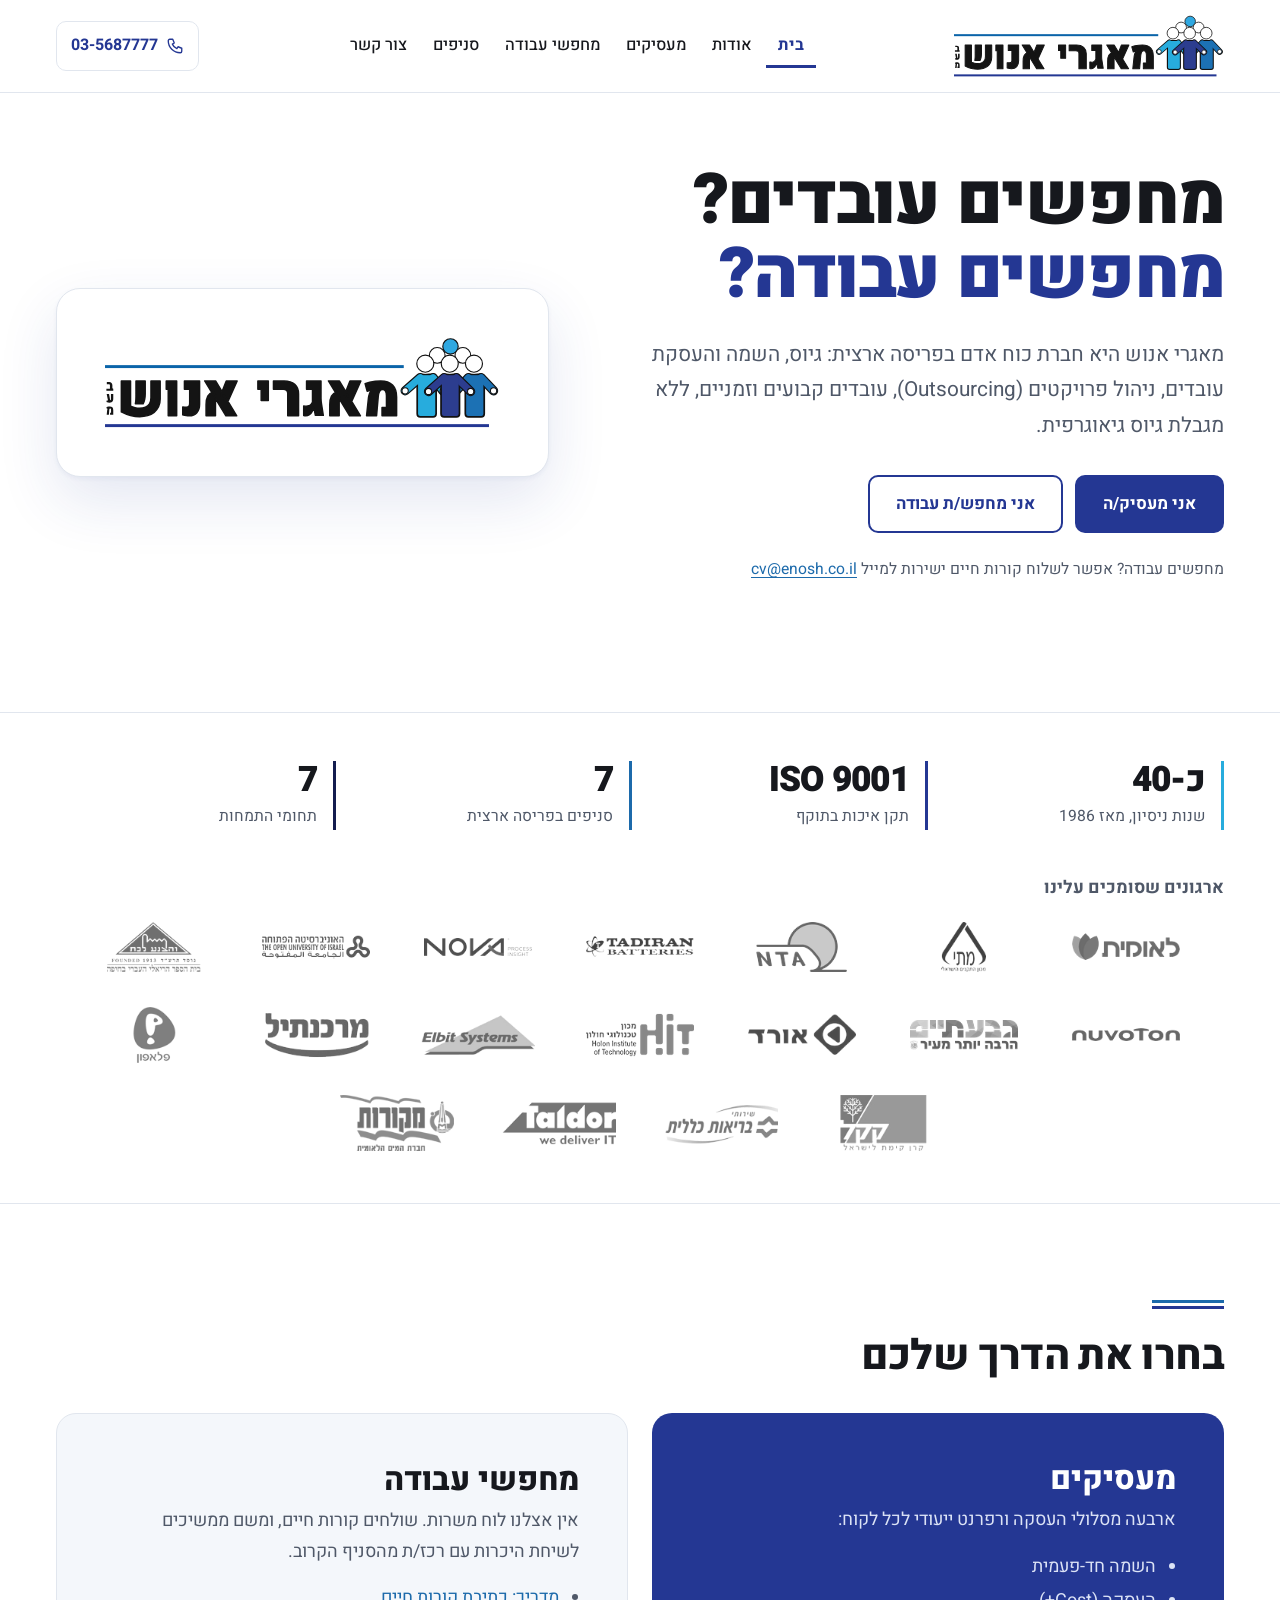
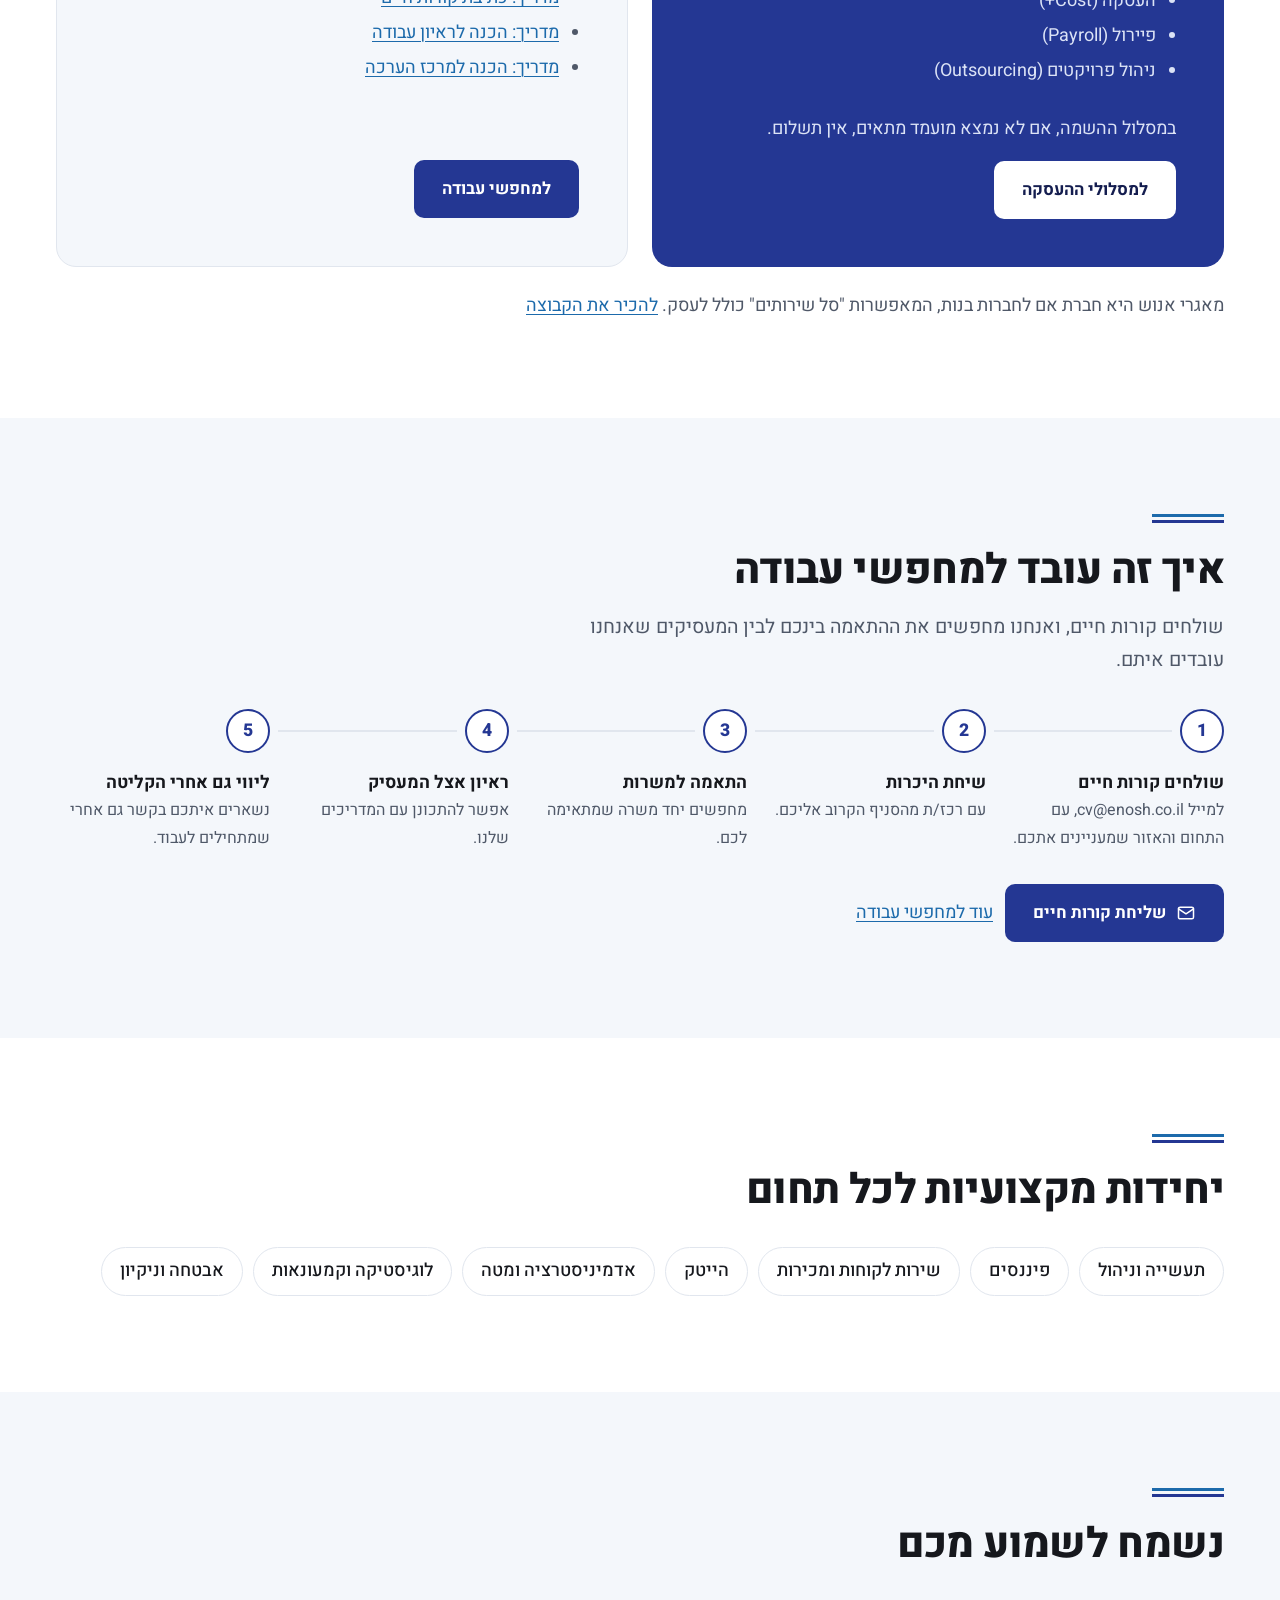
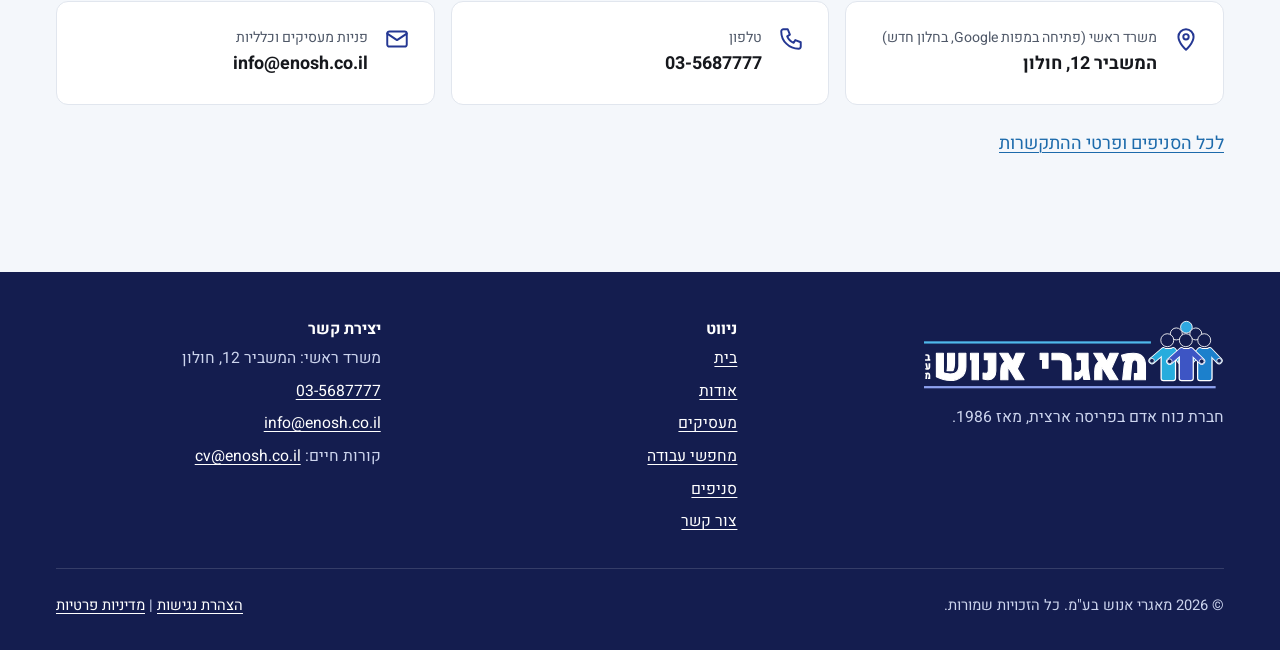
<file: index.html>
<!doctype html>
<html lang="he" dir="rtl">
<head>
<meta charset="utf-8">
<meta name="viewport" content="width=device-width,initial-scale=1">
<title>מאגרי אנוש | חברת כוח אדם, השמה והעסקת עובדים בפריסה ארצית</title>
<meta name="description" content="מאגרי אנוש - חברת כוח אדם מאז 1986, תקן ISO 9001 בתוקף. גיוס, השמה והעסקת עובדים, Outsourcing, עובדים קבועים וזמניים בפריסה ארצית.">
<link rel="canonical" href="https://enosh.co.il/">
<link rel="icon" href="favicon.svg" type="image/svg+xml">
<meta name="theme-color" content="#243793">
<meta property="og:type" content="website">
<meta property="og:locale" content="he_IL">
<meta property="og:site_name" content="מאגרי אנוש">
<meta property="og:title" content="מאגרי אנוש | חברת כוח אדם, השמה והעסקת עובדים בפריסה ארצית">
<meta property="og:description" content="מאגרי אנוש - חברת כוח אדם מאז 1986, תקן ISO 9001 בתוקף. גיוס, השמה והעסקת עובדים, Outsourcing, עובדים קבועים וזמניים בפריסה ארצית.">
<meta property="og:url" content="https://enosh.co.il/">
<meta property="og:image" content="https://enosh.co.il/assets/og-image.png">
<meta name="twitter:card" content="summary_large_image">
<link rel="preconnect" href="https://fonts.googleapis.com"><link rel="preconnect" href="https://fonts.gstatic.com" crossorigin><link rel="stylesheet" href="https://fonts.googleapis.com/css2?family=Heebo:wght@400;500;600;700;800;900&display=swap">
<link rel="stylesheet" href="styles.css">
<noscript><style>.nav{display:flex!important;position:static;flex-wrap:wrap;flex-direction:row;box-shadow:none}.menu-btn,.mo-btn,.chat-ctl .pause-btn,.mq-pause{display:none}.mtrack{animation:none!important;width:auto}.logos[aria-hidden]{display:none}.logos{flex-wrap:wrap;justify-content:center}</style></noscript>
<script type="application/ld+json">{"@context":"https://schema.org","@type":"EmploymentAgency","name":"מאגרי אנוש בע\"מ","alternateName":"Ma'agarei Enosh Ltd.","url":"https://enosh.co.il/","logo":"https://enosh.co.il/assets/logo.png","foundingDate":"1986","telephone":"+972-3-5687777","email":"info@enosh.co.il","address":{"@type":"PostalAddress","streetAddress":"המשביר 12","addressLocality":"חולון","addressCountry":"IL"}}</script>
</head>
<body>
<a class="skip" href="#main">דלגו לתוכן הראשי</a>
<header class="site-header"><div class="wrap bar">
<a class="logo" href="./" aria-label="מאגרי אנוש - דף הבית"><img src="assets/logo.svg" alt="מאגרי אנוש" width="431" height="99"></a>
<nav class="nav" id="site-nav" aria-label="ניווט ראשי"><a href="./" aria-current="page">בית</a><a href="about.html">אודות</a><a href="employers.html">מעסיקים</a><a href="candidates.html">מחפשי עבודה</a><a href="branches.html">סניפים</a><a href="contact.html">צור קשר</a></nav>
<div class="hdr-end"><a class="hdr-cta" href="tel:+97235687777" aria-label="התקשרו אלינו: 03-5687777"><svg viewBox="0 0 24 24" fill="none" stroke="currentColor" stroke-width="1.8" stroke-linecap="round" stroke-linejoin="round" aria-hidden="true" focusable="false"><path d="M5 3h4l2 5-2.5 1.5a11 11 0 006 6L16 13l5 2v4a2 2 0 01-2 2A16 16 0 013 5a2 2 0 012-2z"/></svg><span class="num"><bdi>03-5687777</bdi></span></a>

<button class="menu-btn" id="menu-btn" type="button" aria-expanded="false" aria-controls="site-nav" aria-label="פתיחת תפריט"><svg viewBox="0 0 24 24" fill="none" stroke="currentColor" stroke-width="1.8" stroke-linecap="round" stroke-linejoin="round" aria-hidden="true" focusable="false"><path d="M4 7h16M4 12h16M4 17h16"/></svg></button></div>
</div></header>
<main id="main" tabindex="-1">
<section class="hero" aria-labelledby="h1"><div class="wrap hero-grid">
<div class="hero-copy">
<h1 id="h1">מחפשים עובדים?<span>מחפשים עבודה?</span></h1>
<p class="lead">מאגרי אנוש היא חברת כוח אדם בפריסה ארצית: גיוס, השמה והעסקת עובדים, ניהול פרויקטים (<span lang="en">Outsourcing</span>), עובדים קבועים וזמניים, ללא מגבלת גיוס גיאוגרפית.</p>
<div class="hero-cta"><a class="btn btn-primary" href="employers.html">אני מעסיק/ה</a><a class="btn btn-ghost" href="candidates.html">אני מחפש/ת עבודה</a></div>
<p class="hero-note">מחפשים עבודה? אפשר לשלוח קורות חיים ישירות למייל <a href="mailto:cv@enosh.co.il?subject=%D7%A7%D7%95%D7%A8%D7%95%D7%AA%20%D7%97%D7%99%D7%99%D7%9D%20-%20%D7%9E%D7%97%D7%A4%D7%A9%2F%D7%AA%20%D7%A2%D7%91%D7%95%D7%93%D7%94">cv@enosh.co.il</a></p>
</div>
<div class="hero-art"><div class="hero-brand"><img src="assets/logo.svg" alt="מאגרי אנוש בע&quot;מ" width="431" height="137"></div></div>
</div></section>

<section class="trust" aria-labelledby="h-trust"><div class="wrap">
<h2 id="h-trust" class="sr-only">מאגרי אנוש בקצרה</h2>
<div class="trust-grid">
<ul class="facts">
<li><strong><span aria-hidden="true" data-count="40" data-prefix="כ-">כ-40</span><span class="sr-only">כ-40</span></strong><span>שנות ניסיון, מאז 1986</span></li>
<li><strong lang="en">ISO 9001</strong><span>תקן איכות בתוקף</span></li>
<li><strong><span aria-hidden="true" data-count="7">7</span><span class="sr-only">7</span></strong><span>סניפים בפריסה ארצית</span></li>
<li><strong><span aria-hidden="true" data-count="7">7</span><span class="sr-only">7</span></strong><span>תחומי התמחות</span></li>
</ul></div>
<div class="clients"><div class="clients-head"><h3 id="h-cl" style="font-size:1.1rem;font-weight:700;margin:0;color:var(--muted)">ארגונים שסומכים עלינו</h3></div>
<div class="marquee" role="region" aria-labelledby="h-cl"><div class="mtrack"><ul class="logos"><li><img src="assets/clients/leumit.png" alt="קופת חולים לאומית" width="150" height="74" loading="lazy"></li><li><img src="assets/clients/sii.png" alt="מכון התקנים הישראלי" width="150" height="74" loading="lazy"></li><li><img src="assets/clients/nta.png" alt="נת&quot;ע - נתיבי תחבורה עירוניים" width="150" height="74" loading="lazy"></li><li><img src="assets/clients/tadiran-batteries.png" alt="תדיראן סוללות" width="150" height="74" loading="lazy"></li><li><img src="assets/clients/nova.png" alt="נובה" width="150" height="74" loading="lazy"></li><li><img src="assets/clients/openu.png" alt="האוניברסיטה הפתוחה" width="150" height="74" loading="lazy"></li><li><img src="assets/clients/reali-haifa.png" alt="בית הספר הריאלי העברי בחיפה" width="150" height="74" loading="lazy"></li><li><img src="assets/clients/nuvoton.png" alt="נובוטון" width="150" height="74" loading="lazy"></li><li><img src="assets/clients/givatayim.png" alt="עיריית גבעתיים" width="150" height="74" loading="lazy"></li><li><img src="assets/clients/orad.png" alt="אורד" width="150" height="74" loading="lazy"></li><li><img src="assets/clients/hit.png" alt="HIT - מכון טכנולוגי חולון" width="150" height="74" loading="lazy"></li><li><img src="assets/clients/c12.png" alt="Elbit Systems" width="150" height="74" loading="lazy"></li><li><img src="assets/clients/c13.png" alt="מרכנתיל" width="150" height="74" loading="lazy"></li><li><img src="assets/clients/c14.png" alt="פלאפון" width="150" height="74" loading="lazy"></li><li><img src="assets/clients/c15.png" alt="קק&quot;ל" width="150" height="74" loading="lazy"></li><li><img src="assets/clients/c19.png" alt="שירותי בריאות כללית" width="150" height="74" loading="lazy"></li><li><img src="assets/clients/c2.png" alt="Taldor" width="150" height="74" loading="lazy"></li><li><img src="assets/clients/c6.png" alt="מקורות" width="150" height="74" loading="lazy"></li></ul><ul class="logos" aria-hidden="true"><li><img src="assets/clients/leumit.png" alt="" width="150" height="74" loading="lazy"></li><li><img src="assets/clients/sii.png" alt="" width="150" height="74" loading="lazy"></li><li><img src="assets/clients/nta.png" alt="" width="150" height="74" loading="lazy"></li><li><img src="assets/clients/tadiran-batteries.png" alt="" width="150" height="74" loading="lazy"></li><li><img src="assets/clients/nova.png" alt="" width="150" height="74" loading="lazy"></li><li><img src="assets/clients/openu.png" alt="" width="150" height="74" loading="lazy"></li><li><img src="assets/clients/reali-haifa.png" alt="" width="150" height="74" loading="lazy"></li><li><img src="assets/clients/nuvoton.png" alt="" width="150" height="74" loading="lazy"></li><li><img src="assets/clients/givatayim.png" alt="" width="150" height="74" loading="lazy"></li><li><img src="assets/clients/orad.png" alt="" width="150" height="74" loading="lazy"></li><li><img src="assets/clients/hit.png" alt="" width="150" height="74" loading="lazy"></li><li><img src="assets/clients/c12.png" alt="" width="150" height="74" loading="lazy"></li><li><img src="assets/clients/c13.png" alt="" width="150" height="74" loading="lazy"></li><li><img src="assets/clients/c14.png" alt="" width="150" height="74" loading="lazy"></li><li><img src="assets/clients/c15.png" alt="" width="150" height="74" loading="lazy"></li><li><img src="assets/clients/c19.png" alt="" width="150" height="74" loading="lazy"></li><li><img src="assets/clients/c2.png" alt="" width="150" height="74" loading="lazy"></li><li><img src="assets/clients/c6.png" alt="" width="150" height="74" loading="lazy"></li></ul></div></div></div>
</div></section>

<section aria-labelledby="h-paths"><div class="wrap">
<div class="sec-head"><span class="rule" aria-hidden="true"></span><h2 id="h-paths">בחרו את הדרך שלכם</h2></div>
<div class="paths">
<article class="path emp on-dark"><h3>מעסיקים</h3><p>ארבעה מסלולי העסקה ורפרנט ייעודי לכל לקוח:</p>
<ul><li>השמה חד-פעמית</li><li>העסקה (<span lang="en">Cost+</span>)</li><li>פיירול (<span lang="en">Payroll</span>)</li><li>ניהול פרויקטים (<span lang="en">Outsourcing</span>)</li></ul>
<p>במסלול ההשמה, אם לא נמצא מועמד מתאים, אין תשלום.</p>
<a class="btn btn-primary" href="employers.html">למסלולי ההעסקה</a></article>
<article class="path seek"><h3>מחפשי עבודה</h3><p>אין אצלנו לוח משרות. שולחים קורות חיים, ומשם ממשיכים לשיחת היכרות עם רכז/ת מהסניף הקרוב.</p>
<ul><li><a href="guides/resume.html">מדריך: כתיבת קורות חיים</a></li><li><a href="guides/interview.html">מדריך: הכנה לראיון עבודה</a></li><li><a href="guides/assessment-center.html">מדריך: הכנה למרכז הערכה</a></li></ul>
<a class="btn btn-dark" href="candidates.html">למחפשי עבודה</a></article>
</div>
<p class="group-note">מאגרי אנוש היא חברת אם לחברות בנות, המאפשרות &quot;סל שירותים&quot; כולל לעסק. <a href="about.html#group">להכיר את הקבוצה</a></p>
</div></section>

<section class="alt" id="how" aria-labelledby="h-how"><div class="wrap">
<div class="sec-head"><span class="rule" aria-hidden="true"></span><h2 id="h-how">איך זה עובד למחפשי עבודה</h2><p class="lead">שולחים קורות חיים, ואנחנו מחפשים את ההתאמה בינכם לבין המעסיקים שאנחנו עובדים איתם.</p></div>
<ol class="process">
<li><h3>שולחים קורות חיים</h3><p>למייל cv@enosh.co.il, עם התחום והאזור שמעניינים אתכם.</p></li>
<li><h3>שיחת היכרות</h3><p>עם רכז/ת מהסניף הקרוב אליכם.</p></li>
<li><h3>התאמה למשרות</h3><p>מחפשים יחד משרה שמתאימה לכם.</p></li>
<li><h3>ראיון אצל המעסיק</h3><p>אפשר להתכונן עם המדריכים שלנו.</p></li>
<li><h3>ליווי גם אחרי הקליטה</h3><p>נשארים איתכם בקשר גם אחרי שמתחילים לעבוד.</p></li>
</ol>
<div class="process-cta"><a class="btn btn-primary" href="mailto:cv@enosh.co.il?subject=%D7%A7%D7%95%D7%A8%D7%95%D7%AA%20%D7%97%D7%99%D7%99%D7%9D%20-%20%D7%9E%D7%97%D7%A4%D7%A9%2F%D7%AA%20%D7%A2%D7%91%D7%95%D7%93%D7%94"><svg viewBox="0 0 24 24" fill="none" stroke="currentColor" stroke-width="1.8" stroke-linecap="round" stroke-linejoin="round" aria-hidden="true" focusable="false"><rect x="3" y="5" width="18" height="14" rx="2"/><path d="M3 7l9 6 9-6"/></svg>שליחת קורות חיים</a><a href="candidates.html">עוד למחפשי עבודה</a></div>
</div></section>

<section aria-labelledby="h-areas"><div class="wrap">
<div class="sec-head"><span class="rule" aria-hidden="true"></span><h2 id="h-areas">יחידות מקצועיות לכל תחום</h2></div>
<ul class="chips"><li>תעשייה וניהול</li><li>פיננסים</li><li>שירות לקוחות ומכירות</li><li>הייטק</li><li>אדמיניסטרציה ומטה</li><li>לוגיסטיקה וקמעונאות</li><li>אבטחה וניקיון</li></ul>
</div></section>

<section class="alt" aria-labelledby="h-co"><div class="wrap">
<div class="sec-head"><span class="rule" aria-hidden="true"></span><h2 id="h-co">נשמח לשמוע מכם</h2></div>
<div class="contact-grid">
<a class="c-item" href="https://www.google.com/maps/search/?api=1&amp;query=%D7%94%D7%9E%D7%A9%D7%91%D7%99%D7%A8+12+%D7%97%D7%95%D7%9C%D7%95%D7%9F" target="_blank" rel="noopener"><svg viewBox="0 0 24 24" fill="none" stroke="currentColor" stroke-width="1.8" stroke-linecap="round" stroke-linejoin="round" aria-hidden="true" focusable="false"><path d="M12 22s7-6.2 7-12a7 7 0 10-14 0c0 5.8 7 12 7 12z"/><circle cx="12" cy="10" r="2.5"/></svg><span><small>משרד ראשי (פתיחה במפות Google, בחלון חדש)</small><strong>המשביר 12, חולון</strong></span></a>
<a class="c-item" href="tel:+97235687777"><svg viewBox="0 0 24 24" fill="none" stroke="currentColor" stroke-width="1.8" stroke-linecap="round" stroke-linejoin="round" aria-hidden="true" focusable="false"><path d="M5 3h4l2 5-2.5 1.5a11 11 0 006 6L16 13l5 2v4a2 2 0 01-2 2A16 16 0 013 5a2 2 0 012-2z"/></svg><span><small>טלפון</small><strong><bdi>03-5687777</bdi></strong></span></a>
<a class="c-item" href="mailto:info@enosh.co.il?subject=%D7%A4%D7%A0%D7%99%D7%99%D7%AA%20%D7%9E%D7%A2%D7%A1%D7%99%D7%A7"><svg viewBox="0 0 24 24" fill="none" stroke="currentColor" stroke-width="1.8" stroke-linecap="round" stroke-linejoin="round" aria-hidden="true" focusable="false"><rect x="3" y="5" width="18" height="14" rx="2"/><path d="M3 7l9 6 9-6"/></svg><span><small>פניות מעסיקים וכלליות</small><strong>info@enosh.co.il</strong></span></a>
</div>
<p style="margin-top:24px"><a href="branches.html">לכל הסניפים ופרטי ההתקשרות</a></p>
</div></section>
</main>
<footer class="site-footer"><div class="wrap">
<div class="foot">
<div><a class="foot-logo" href="./"><img src="assets/logo-white.svg" alt="מאגרי אנוש - דף הבית" width="431" height="99" loading="lazy"></a><p style="margin-top:16px">חברת כוח אדם בפריסה ארצית, מאז 1986.</p></div>
<div><h2>ניווט</h2><ul><li><a href="./">בית</a></li><li><a href="about.html">אודות</a></li><li><a href="employers.html">מעסיקים</a></li><li><a href="candidates.html">מחפשי עבודה</a></li><li><a href="branches.html">סניפים</a></li><li><a href="contact.html">צור קשר</a></li></ul></div>
<div><h2>יצירת קשר</h2><ul><li>משרד ראשי: המשביר 12, חולון</li><li><a href="tel:+97235687777"><bdi>03-5687777</bdi></a></li><li><a href="mailto:info@enosh.co.il">info@enosh.co.il</a></li><li>קורות חיים: <a href="mailto:cv@enosh.co.il">cv@enosh.co.il</a></li></ul></div>
</div>
<div class="foot-bottom"><p>&copy; 2026 מאגרי אנוש בע"מ. כל הזכויות שמורות.</p><p><a href="accessibility.html">הצהרת נגישות</a> | <a href="privacy.html">מדיניות פרטיות</a></p></div>
</div></footer>
<nav class="mbar" aria-label="פעולות מהירות"><a class="cv" href="mailto:cv@enosh.co.il?subject=%D7%A7%D7%95%D7%A8%D7%95%D7%AA%20%D7%97%D7%99%D7%99%D7%9D%20-%20%D7%9E%D7%97%D7%A4%D7%A9%2F%D7%AA%20%D7%A2%D7%91%D7%95%D7%93%D7%94"><svg viewBox="0 0 24 24" fill="none" stroke="currentColor" stroke-width="1.8" stroke-linecap="round" stroke-linejoin="round" aria-hidden="true" focusable="false"><rect x="3" y="5" width="18" height="14" rx="2"/><path d="M3 7l9 6 9-6"/></svg>שליחת קו&quot;ח</a><a class="call" href="tel:+97235687777" aria-label="התקשרו: 03-5687777"><svg viewBox="0 0 24 24" fill="none" stroke="currentColor" stroke-width="1.8" stroke-linecap="round" stroke-linejoin="round" aria-hidden="true" focusable="false"><path d="M5 3h4l2 5-2.5 1.5a11 11 0 006 6L16 13l5 2v4a2 2 0 01-2 2A16 16 0 013 5a2 2 0 012-2z"/></svg>התקשרו</a></nav>
<script src="scripts.js" defer></script>
</body>
</html>
</file>
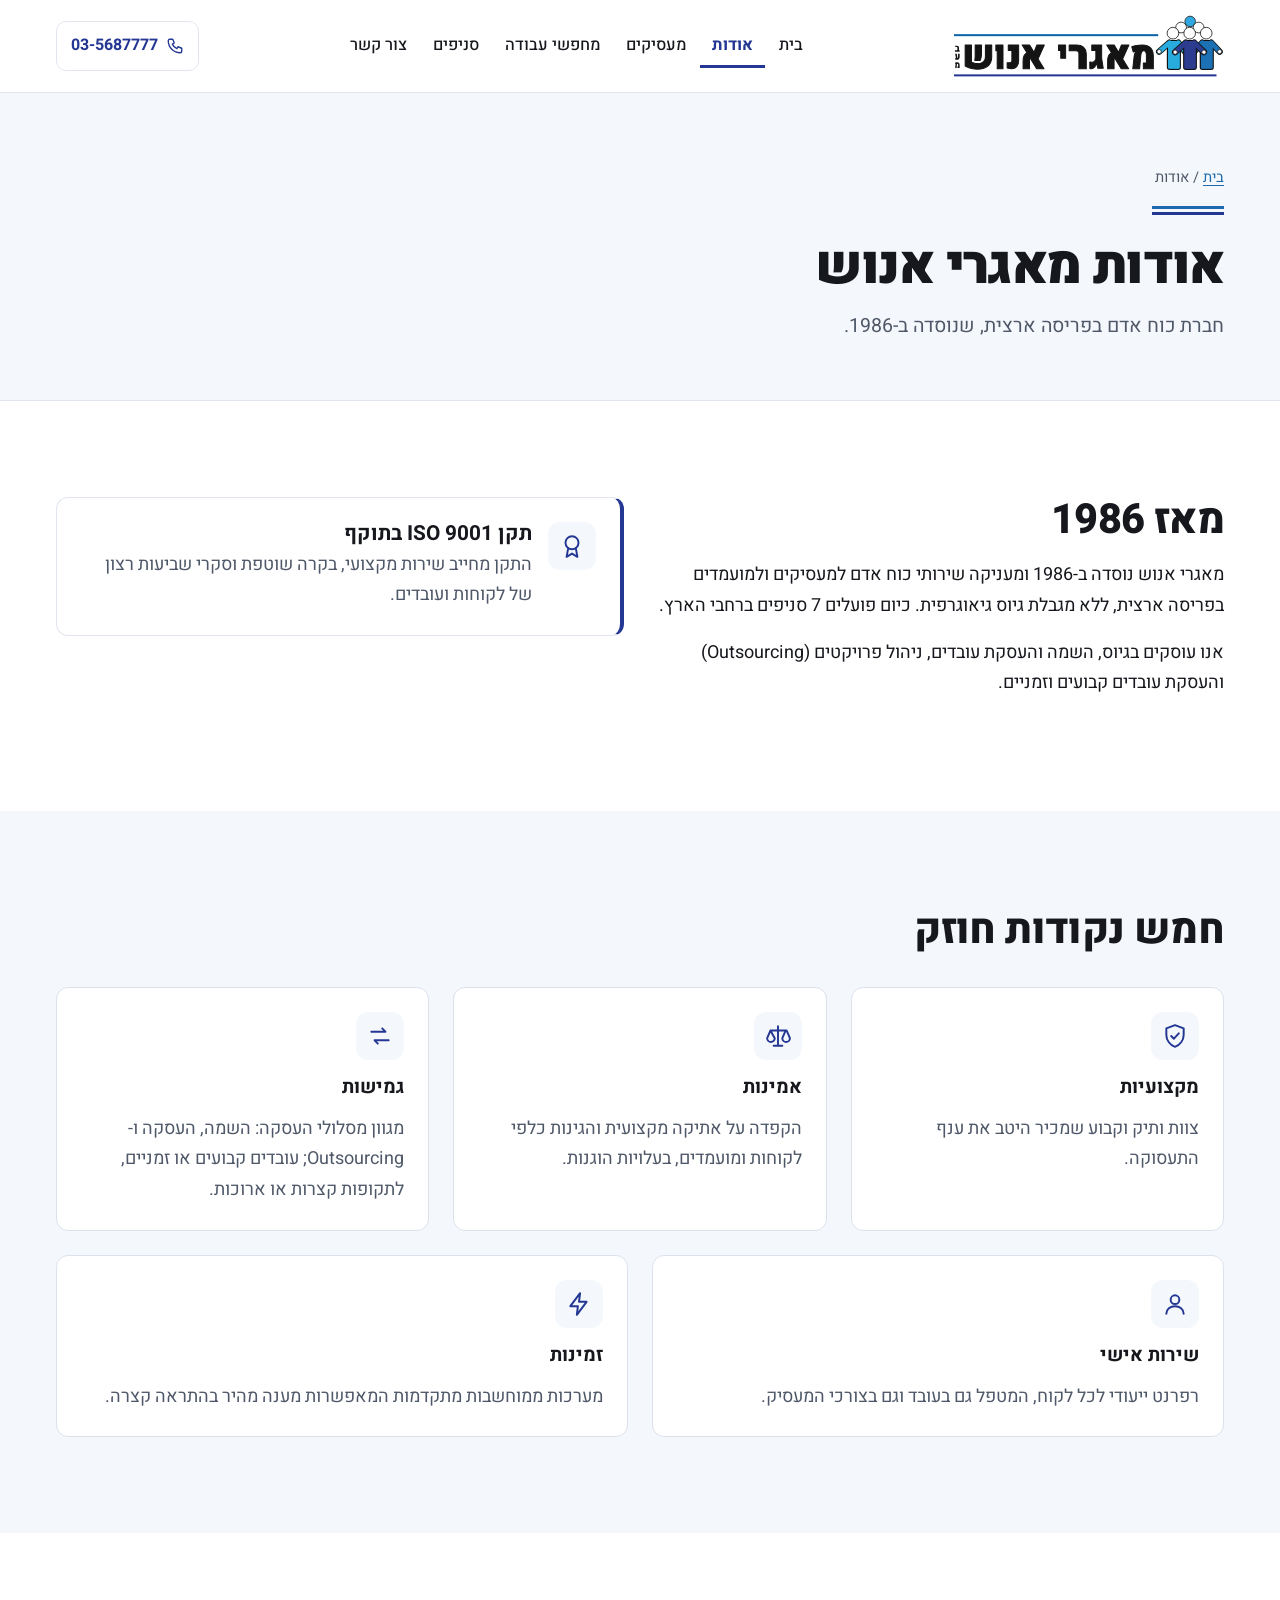
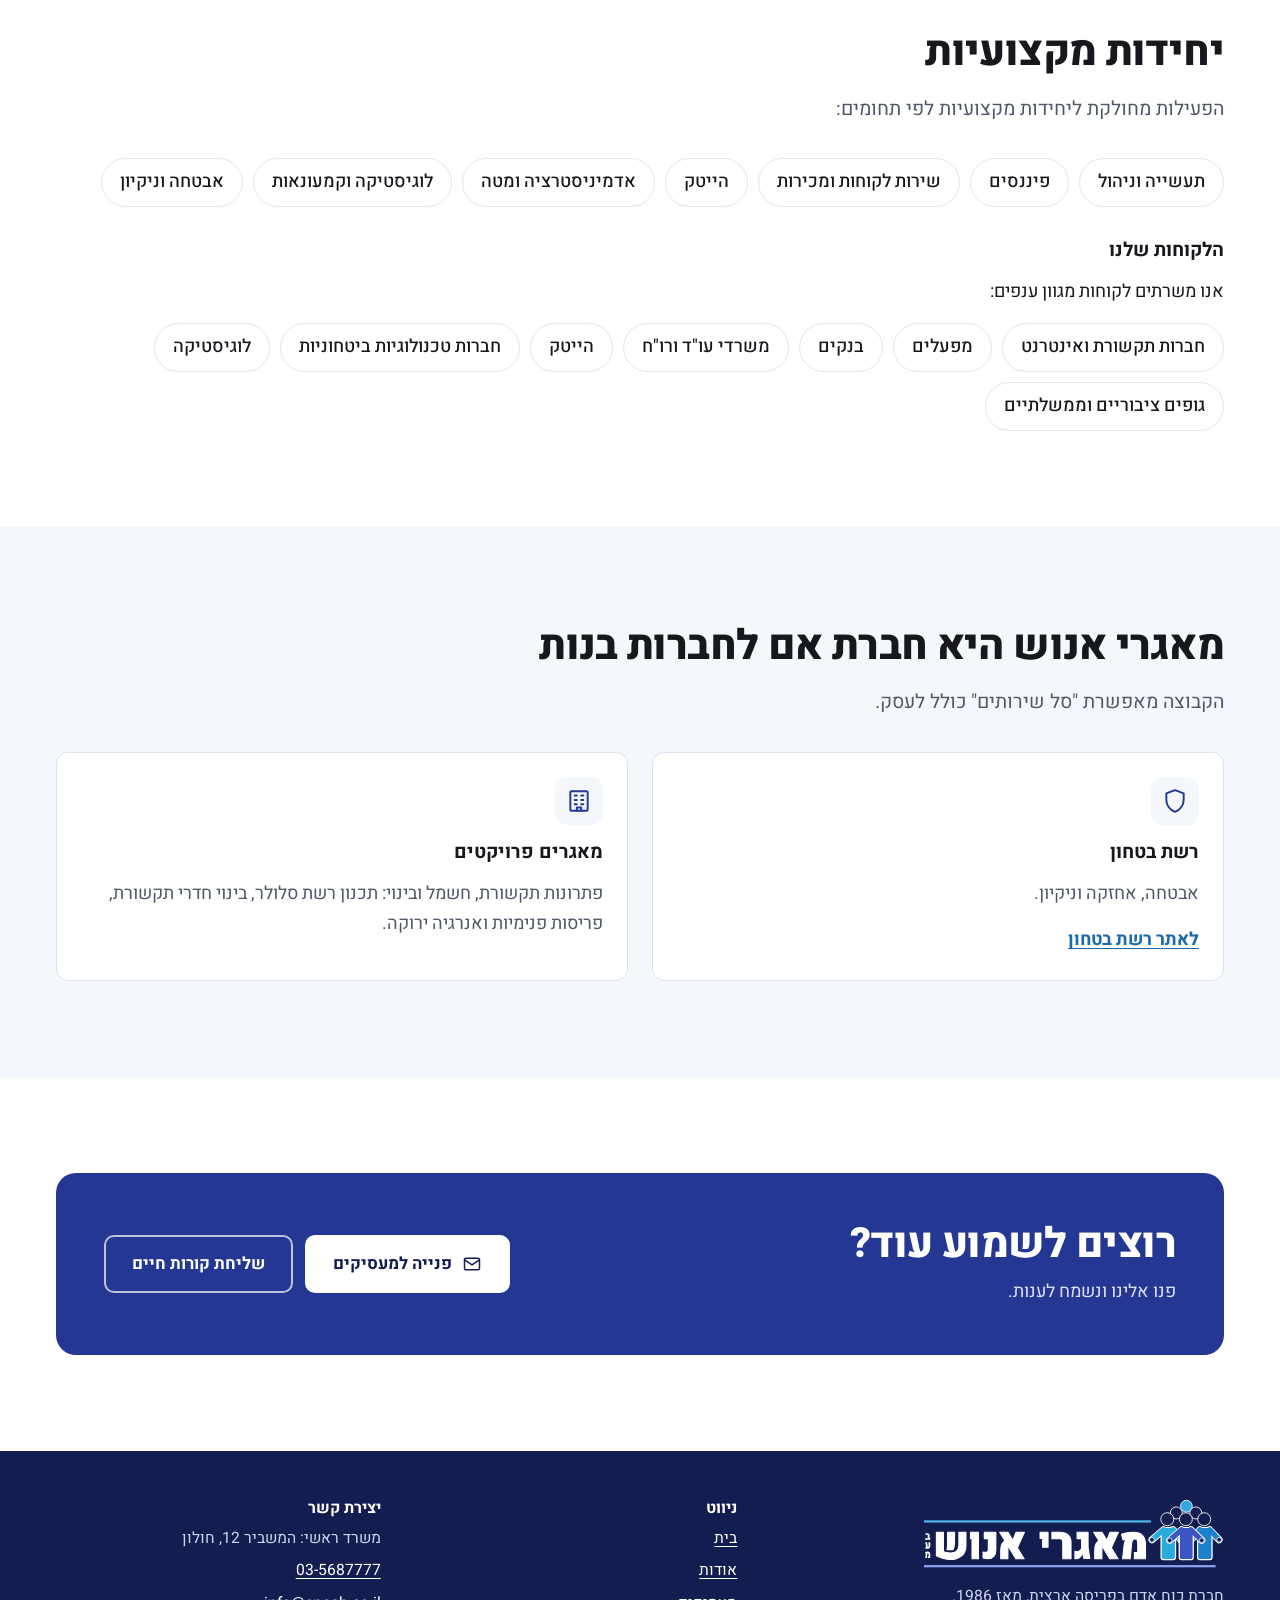
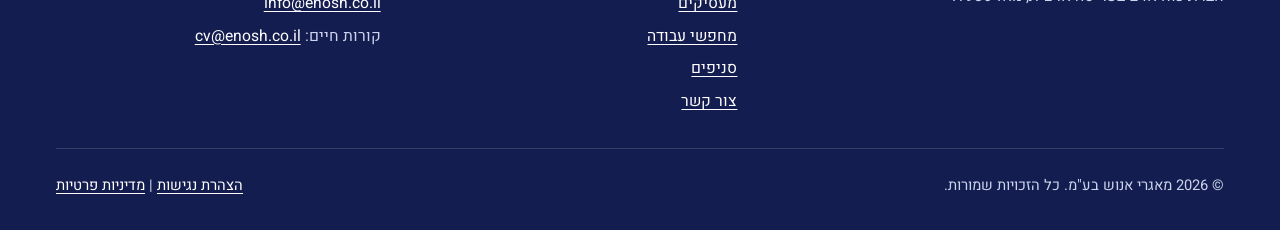
<file: about.html>
<!doctype html>
<html lang="he" dir="rtl">
<head>
<meta charset="utf-8">
<meta name="viewport" content="width=device-width,initial-scale=1">
<title>אודות | מאגרי אנוש - חברת כוח אדם מאז 1986</title>
<meta name="description" content="מאגרי אנוש נוסדה ב-1986, תקן ISO 9001 בתוקף, פריסה ארצית, יחידות מקצועיות וחברות בנות: רשת בטחון ומאגרים פרויקטים.">
<link rel="canonical" href="https://enosh.co.il/about.html">
<link rel="icon" href="favicon.svg" type="image/svg+xml">
<meta name="theme-color" content="#243793">
<meta property="og:type" content="website">
<meta property="og:locale" content="he_IL">
<meta property="og:site_name" content="מאגרי אנוש">
<meta property="og:title" content="אודות | מאגרי אנוש - חברת כוח אדם מאז 1986">
<meta property="og:description" content="מאגרי אנוש נוסדה ב-1986, תקן ISO 9001 בתוקף, פריסה ארצית, יחידות מקצועיות וחברות בנות: רשת בטחון ומאגרים פרויקטים.">
<meta property="og:url" content="https://enosh.co.il/about.html">
<meta property="og:image" content="https://enosh.co.il/assets/og-image.png">
<meta name="twitter:card" content="summary_large_image">
<link rel="preconnect" href="https://fonts.googleapis.com"><link rel="preconnect" href="https://fonts.gstatic.com" crossorigin><link rel="stylesheet" href="https://fonts.googleapis.com/css2?family=Heebo:wght@400;500;600;700;800;900&display=swap">
<link rel="stylesheet" href="styles.css">
<noscript><style>.nav{display:flex!important;position:static;flex-wrap:wrap;flex-direction:row;box-shadow:none}.menu-btn,.mo-btn,.chat-ctl .pause-btn,.mq-pause{display:none}.mtrack{animation:none!important;width:auto}.logos[aria-hidden]{display:none}.logos{flex-wrap:wrap;justify-content:center}</style></noscript>

</head>
<body>
<a class="skip" href="#main">דלגו לתוכן הראשי</a>
<header class="site-header"><div class="wrap bar">
<a class="logo" href="./" aria-label="מאגרי אנוש - דף הבית"><img src="assets/logo.svg" alt="מאגרי אנוש" width="431" height="99"></a>
<nav class="nav" id="site-nav" aria-label="ניווט ראשי"><a href="./">בית</a><a href="about.html" aria-current="page">אודות</a><a href="employers.html">מעסיקים</a><a href="candidates.html">מחפשי עבודה</a><a href="branches.html">סניפים</a><a href="contact.html">צור קשר</a></nav>
<div class="hdr-end"><a class="hdr-cta" href="tel:+97235687777" aria-label="התקשרו אלינו: 03-5687777"><svg viewBox="0 0 24 24" fill="none" stroke="currentColor" stroke-width="1.8" stroke-linecap="round" stroke-linejoin="round" aria-hidden="true" focusable="false"><path d="M5 3h4l2 5-2.5 1.5a11 11 0 006 6L16 13l5 2v4a2 2 0 01-2 2A16 16 0 013 5a2 2 0 012-2z"/></svg><span class="num"><bdi>03-5687777</bdi></span></a>

<button class="menu-btn" id="menu-btn" type="button" aria-expanded="false" aria-controls="site-nav" aria-label="פתיחת תפריט"><svg viewBox="0 0 24 24" fill="none" stroke="currentColor" stroke-width="1.8" stroke-linecap="round" stroke-linejoin="round" aria-hidden="true" focusable="false"><path d="M4 7h16M4 12h16M4 17h16"/></svg></button></div>
</div></header>
<main id="main" tabindex="-1">
<section class="page-hero"><div class="wrap"><div class="crumbs"><a href="./">בית</a> / אודות</div><span class="rule" aria-hidden="true"></span><h1>אודות מאגרי אנוש</h1><p class="lead">חברת כוח אדם בפריסה ארצית, שנוסדה ב-1986.</p></div></section>
<section><div class="wrap cols two">
<div><h2>מאז 1986</h2>
<p>מאגרי אנוש נוסדה ב-1986 ומעניקה שירותי כוח אדם למעסיקים ולמועמדים בפריסה ארצית, ללא מגבלת גיוס גיאוגרפית. כיום פועלים 7 סניפים ברחבי הארץ.</p>
<p>אנו עוסקים בגיוס, השמה והעסקת עובדים, ניהול פרויקטים (<span lang="en">Outsourcing</span>) והעסקת עובדים קבועים וזמניים.</p></div>
<div class="highlight"><div class="ico"><svg viewBox="0 0 24 24" fill="none" stroke="currentColor" stroke-width="1.8" stroke-linecap="round" stroke-linejoin="round" aria-hidden="true" focusable="false"><circle cx="12" cy="9" r="6"/><path d="M8.5 14L7 22l5-3 5 3-1.5-8"/></svg></div><div><h3>תקן <span lang="en">ISO 9001</span> בתוקף</h3><p>התקן מחייב שירות מקצועי, בקרה שוטפת וסקרי שביעות רצון של לקוחות ועובדים.</p></div></div>
</div></section>
<section class="alt" aria-labelledby="h-str"><div class="wrap"><div class="sec-head"><h2 id="h-str">חמש נקודות חוזק</h2></div>
<div class="grid c5"><article class="card"><div class="ico"><svg viewBox="0 0 24 24" fill="none" stroke="currentColor" stroke-width="1.8" stroke-linecap="round" stroke-linejoin="round" aria-hidden="true" focusable="false"><path d="M12 2l8 3v6c0 5-3.4 9.4-8 11-4.6-1.6-8-6-8-11V5l8-3z"/><path d="M8.5 12l2.5 2.5 4.5-5"/></svg></div><h3>מקצועיות</h3><p>צוות ותיק וקבוע שמכיר היטב את ענף התעסוקה.</p></article>
<article class="card"><div class="ico"><svg viewBox="0 0 24 24" fill="none" stroke="currentColor" stroke-width="1.8" stroke-linecap="round" stroke-linejoin="round" aria-hidden="true" focusable="false"><path d="M12 3v18M5 7h14M5 7l-3 7a3.5 3.5 0 007 0L5 7zM19 7l-3 7a3.5 3.5 0 007 0l-3-7zM8 21h8"/></svg></div><h3>אמינות</h3><p>הקפדה על אתיקה מקצועית והגינות כלפי לקוחות ומועמדים, בעלויות הוגנות.</p></article>
<article class="card"><div class="ico"><svg viewBox="0 0 24 24" fill="none" stroke="currentColor" stroke-width="1.8" stroke-linecap="round" stroke-linejoin="round" aria-hidden="true" focusable="false"><path d="M4 8h13l-3-3M20 16H7l3 3"/></svg></div><h3>גמישות</h3><p>מגוון מסלולי העסקה: השמה, העסקה ו-<span lang="en">Outsourcing</span>; עובדים קבועים או זמניים, לתקופות קצרות או ארוכות.</p></article>
<article class="card"><div class="ico"><svg viewBox="0 0 24 24" fill="none" stroke="currentColor" stroke-width="1.8" stroke-linecap="round" stroke-linejoin="round" aria-hidden="true" focusable="false"><circle cx="12" cy="8" r="4"/><path d="M4 21c0-4.4 3.6-7 8-7s8 2.6 8 7"/></svg></div><h3>שירות אישי</h3><p>רפרנט ייעודי לכל לקוח, המטפל גם בעובד וגם בצורכי המעסיק.</p></article>
<article class="card"><div class="ico"><svg viewBox="0 0 24 24" fill="none" stroke="currentColor" stroke-width="1.8" stroke-linecap="round" stroke-linejoin="round" aria-hidden="true" focusable="false"><path d="M13 2L4 14h7l-1 8 9-12h-7l1-8z"/></svg></div><h3>זמינות</h3><p>מערכות ממוחשבות מתקדמות המאפשרות מענה מהיר בהתראה קצרה.</p></article></div></div></section>
<section aria-labelledby="h-spec"><div class="wrap">
<div class="sec-head"><h2 id="h-spec">יחידות מקצועיות</h2><p class="lead">הפעילות מחולקת ליחידות מקצועיות לפי תחומים:</p></div>
<ul class="chips"><li>תעשייה וניהול</li><li>פיננסים</li><li>שירות לקוחות ומכירות</li><li>הייטק</li><li>אדמיניסטרציה ומטה</li><li>לוגיסטיקה וקמעונאות</li><li>אבטחה וניקיון</li></ul>
<h3 style="margin-top:32px">הלקוחות שלנו</h3>
<p>אנו משרתים לקוחות מגוון ענפים:</p>
<ul class="chips"><li>חברות תקשורת ואינטרנט</li><li>מפעלים</li><li>בנקים</li><li>משרדי עו"ד ורו"ח</li><li>הייטק</li><li>חברות טכנולוגיות ביטחוניות</li><li>לוגיסטיקה</li><li>גופים ציבוריים וממשלתיים</li></ul>
</div></section>
<section class="alt" id="group" aria-labelledby="h-grp"><div class="wrap">
<div class="sec-head"><h2 id="h-grp">מאגרי אנוש היא חברת אם לחברות בנות</h2><p class="lead">הקבוצה מאפשרת &quot;סל שירותים&quot; כולל לעסק.</p></div>
<div class="grid c2">
<article class="card"><div class="ico"><svg viewBox="0 0 24 24" fill="none" stroke="currentColor" stroke-width="1.8" stroke-linecap="round" stroke-linejoin="round" aria-hidden="true" focusable="false"><path d="M12 2l8 3v6c0 5-3.4 9.4-8 11-4.6-1.6-8-6-8-11V5l8-3z"/></svg></div><h3>רשת בטחון</h3><p>אבטחה, אחזקה וניקיון.</p><a class="more" href="https://rbsec.co.il" target="_blank" rel="noopener">לאתר רשת בטחון<span class="sr-only"> (נפתח בחלון חדש)</span></a></article>
<article class="card"><div class="ico"><svg viewBox="0 0 24 24" fill="none" stroke="currentColor" stroke-width="1.8" stroke-linecap="round" stroke-linejoin="round" aria-hidden="true" focusable="false"><rect x="4" y="3" width="16" height="18" rx="1"/><path d="M8 7h2M14 7h2M8 11h2M14 11h2M8 15h2M14 15h2M10 21v-3h4v3"/></svg></div><h3>מאגרים פרויקטים</h3><p>פתרונות תקשורת, חשמל ובינוי: תכנון רשת סלולר, בינוי חדרי תקשורת, פריסות פנימיות ואנרגיה ירוקה.</p></article>
</div></div></section>
<section><div class="wrap"><div class="band"><div><h2>רוצים לשמוע עוד?</h2><p>פנו אלינו ונשמח לענות.</p></div><div class="hero-cta"><a class="btn btn-primary" href="mailto:info@enosh.co.il?subject=%D7%A4%D7%A0%D7%99%D7%99%D7%AA%20%D7%9E%D7%A2%D7%A1%D7%99%D7%A7"><svg viewBox="0 0 24 24" fill="none" stroke="currentColor" stroke-width="1.8" stroke-linecap="round" stroke-linejoin="round" aria-hidden="true" focusable="false"><rect x="3" y="5" width="18" height="14" rx="2"/><path d="M3 7l9 6 9-6"/></svg>פנייה למעסיקים</a><a class="btn btn-ghost" href="mailto:cv@enosh.co.il?subject=%D7%A7%D7%95%D7%A8%D7%95%D7%AA%20%D7%97%D7%99%D7%99%D7%9D%20-%20%D7%9E%D7%97%D7%A4%D7%A9%2F%D7%AA%20%D7%A2%D7%91%D7%95%D7%93%D7%94">שליחת קורות חיים</a></div></div></div></section>
</main>
<footer class="site-footer"><div class="wrap">
<div class="foot">
<div><a class="foot-logo" href="./"><img src="assets/logo-white.svg" alt="מאגרי אנוש - דף הבית" width="431" height="99" loading="lazy"></a><p style="margin-top:16px">חברת כוח אדם בפריסה ארצית, מאז 1986.</p></div>
<div><h2>ניווט</h2><ul><li><a href="./">בית</a></li><li><a href="about.html">אודות</a></li><li><a href="employers.html">מעסיקים</a></li><li><a href="candidates.html">מחפשי עבודה</a></li><li><a href="branches.html">סניפים</a></li><li><a href="contact.html">צור קשר</a></li></ul></div>
<div><h2>יצירת קשר</h2><ul><li>משרד ראשי: המשביר 12, חולון</li><li><a href="tel:+97235687777"><bdi>03-5687777</bdi></a></li><li><a href="mailto:info@enosh.co.il">info@enosh.co.il</a></li><li>קורות חיים: <a href="mailto:cv@enosh.co.il">cv@enosh.co.il</a></li></ul></div>
</div>
<div class="foot-bottom"><p>&copy; 2026 מאגרי אנוש בע"מ. כל הזכויות שמורות.</p><p><a href="accessibility.html">הצהרת נגישות</a> | <a href="privacy.html">מדיניות פרטיות</a></p></div>
</div></footer>
<nav class="mbar" aria-label="פעולות מהירות"><a class="cv" href="mailto:cv@enosh.co.il?subject=%D7%A7%D7%95%D7%A8%D7%95%D7%AA%20%D7%97%D7%99%D7%99%D7%9D%20-%20%D7%9E%D7%97%D7%A4%D7%A9%2F%D7%AA%20%D7%A2%D7%91%D7%95%D7%93%D7%94"><svg viewBox="0 0 24 24" fill="none" stroke="currentColor" stroke-width="1.8" stroke-linecap="round" stroke-linejoin="round" aria-hidden="true" focusable="false"><rect x="3" y="5" width="18" height="14" rx="2"/><path d="M3 7l9 6 9-6"/></svg>שליחת קו&quot;ח</a><a class="call" href="tel:+97235687777" aria-label="התקשרו: 03-5687777"><svg viewBox="0 0 24 24" fill="none" stroke="currentColor" stroke-width="1.8" stroke-linecap="round" stroke-linejoin="round" aria-hidden="true" focusable="false"><path d="M5 3h4l2 5-2.5 1.5a11 11 0 006 6L16 13l5 2v4a2 2 0 01-2 2A16 16 0 013 5a2 2 0 012-2z"/></svg>התקשרו</a></nav>
<script src="scripts.js" defer></script>
</body>
</html>
</file>
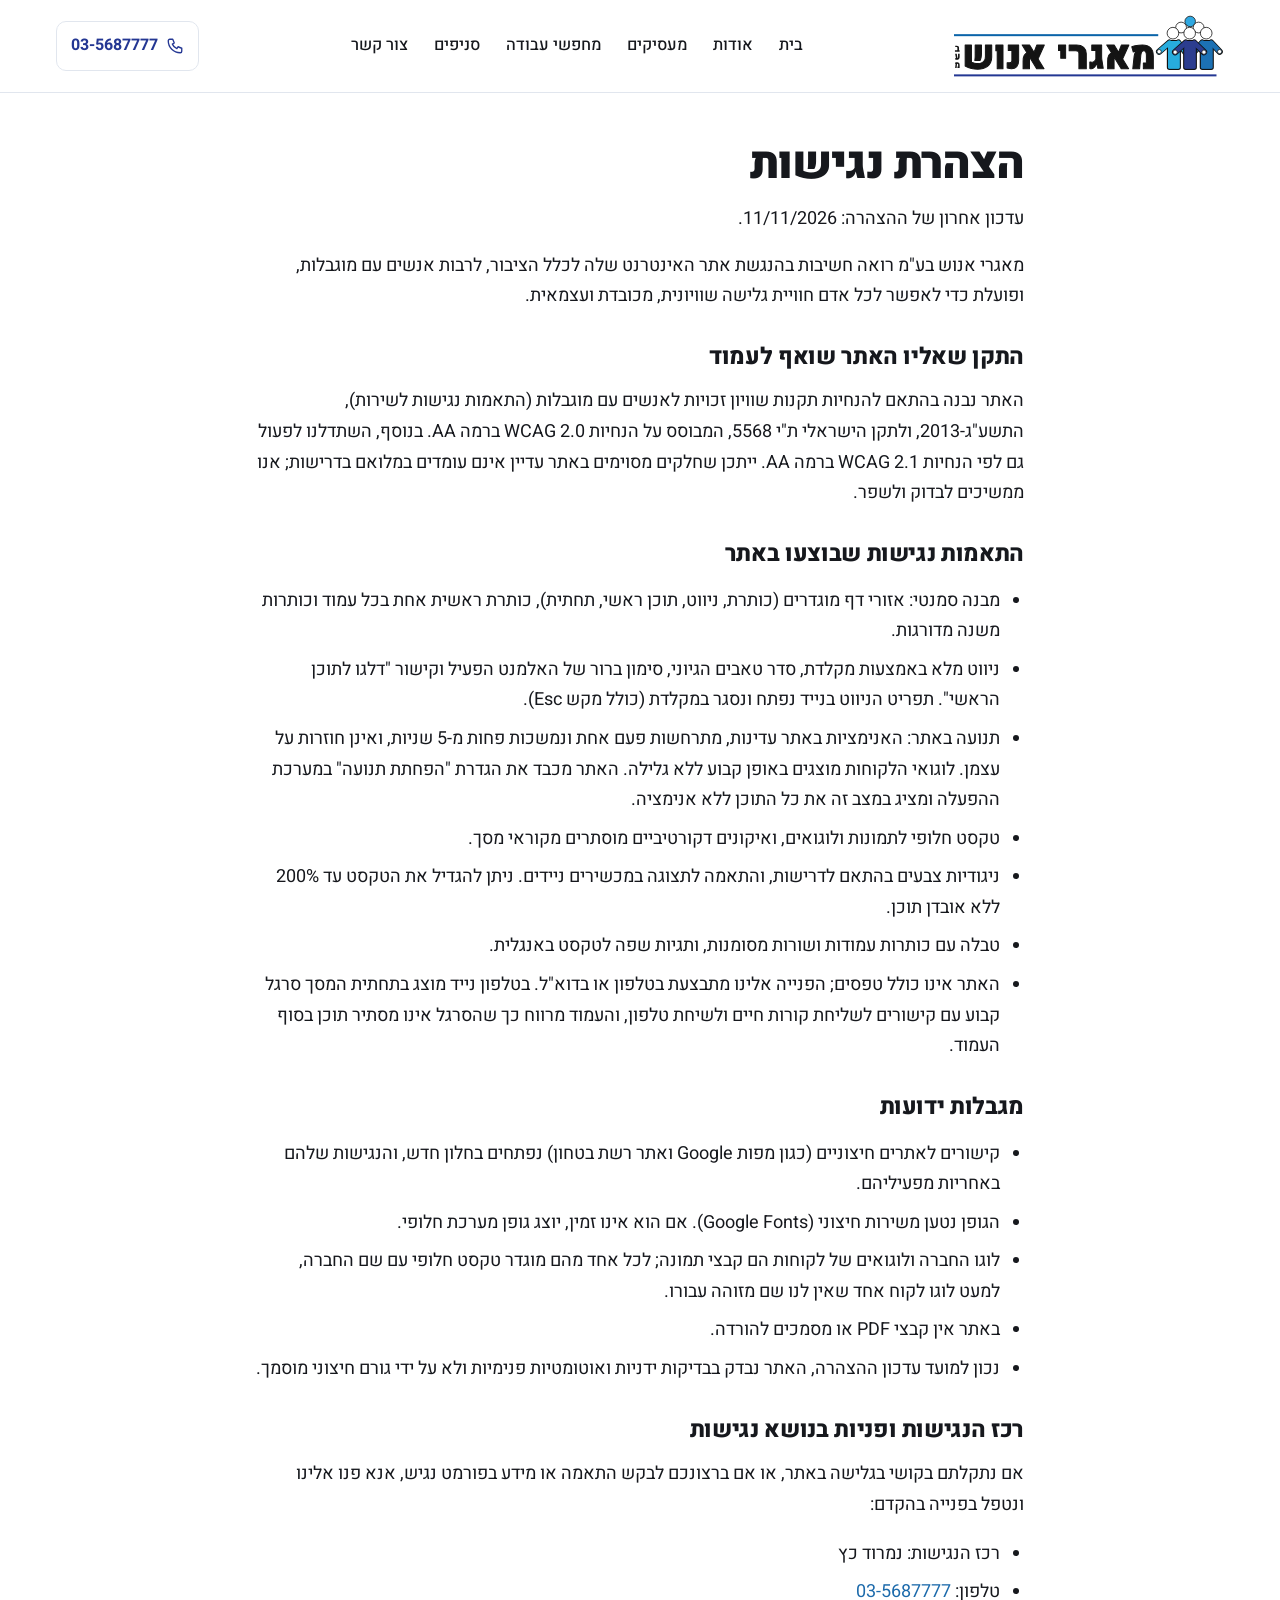
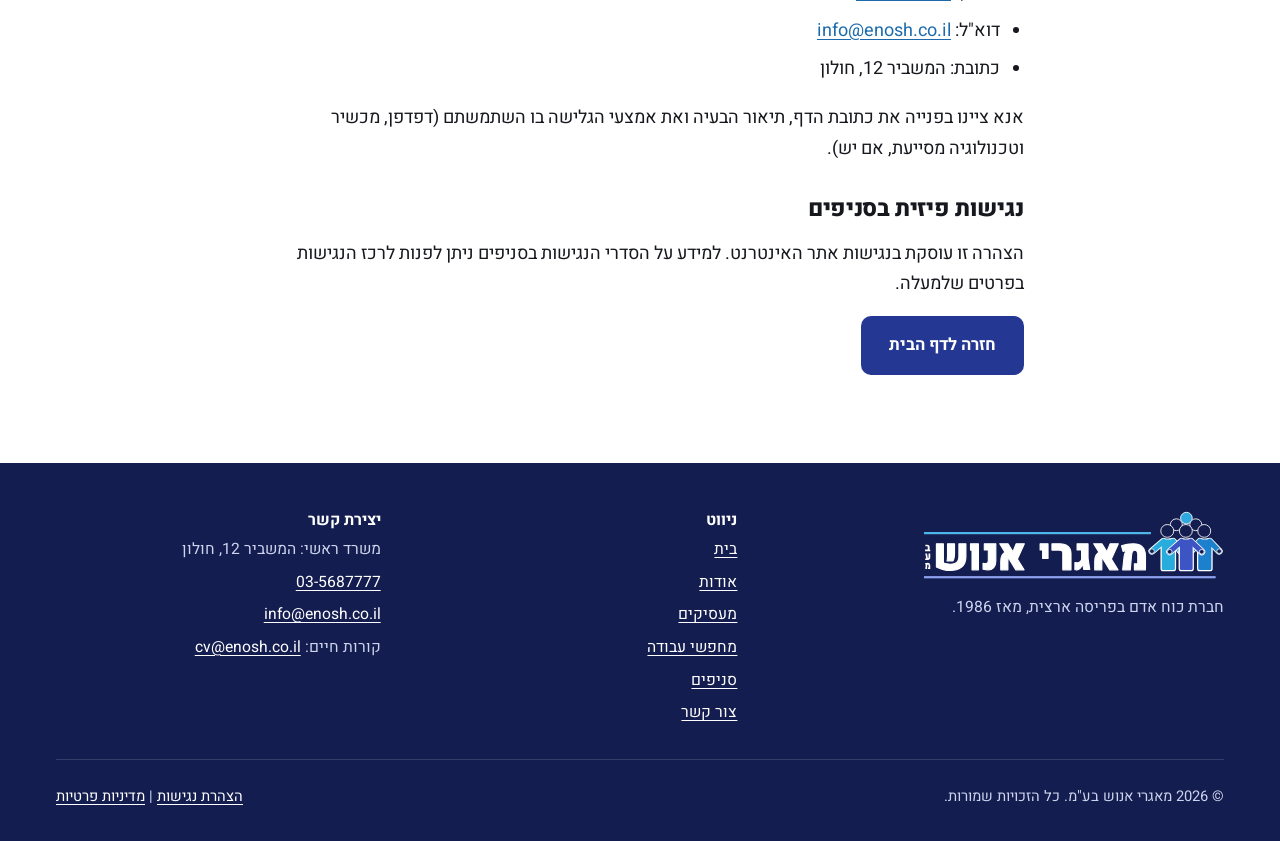
<file: accessibility.html>
<!doctype html>
<html lang="he" dir="rtl">
<head>
<meta charset="utf-8">
<meta name="viewport" content="width=device-width,initial-scale=1">
<title>הצהרת נגישות | מאגרי אנוש</title>
<meta name="description" content="הצהרת הנגישות של אתר מאגרי אנוש: התקן, התאמות שבוצעו, מגבלות ידועות ופרטי רכז הנגישות.">
<link rel="canonical" href="https://enosh.co.il/accessibility.html">
<link rel="icon" href="favicon.svg" type="image/svg+xml">
<meta name="theme-color" content="#243793">
<meta property="og:type" content="website">
<meta property="og:locale" content="he_IL">
<meta property="og:site_name" content="מאגרי אנוש">
<meta property="og:title" content="הצהרת נגישות | מאגרי אנוש">
<meta property="og:description" content="הצהרת הנגישות של אתר מאגרי אנוש: התקן, התאמות שבוצעו, מגבלות ידועות ופרטי רכז הנגישות.">
<meta property="og:url" content="https://enosh.co.il/accessibility.html">
<meta property="og:image" content="https://enosh.co.il/assets/og-image.png">
<meta name="twitter:card" content="summary_large_image">
<link rel="preconnect" href="https://fonts.googleapis.com"><link rel="preconnect" href="https://fonts.gstatic.com" crossorigin><link rel="stylesheet" href="https://fonts.googleapis.com/css2?family=Heebo:wght@400;500;600;700;800;900&display=swap">
<link rel="stylesheet" href="styles.css">
<noscript><style>.nav{display:flex!important;position:static;flex-wrap:wrap;flex-direction:row;box-shadow:none}.menu-btn,.mo-btn,.chat-ctl .pause-btn,.mq-pause{display:none}.mtrack{animation:none!important;width:auto}.logos[aria-hidden]{display:none}.logos{flex-wrap:wrap;justify-content:center}</style></noscript>

</head>
<body>
<a class="skip" href="#main">דלגו לתוכן הראשי</a>
<header class="site-header"><div class="wrap bar">
<a class="logo" href="./" aria-label="מאגרי אנוש - דף הבית"><img src="assets/logo.svg" alt="מאגרי אנוש" width="431" height="99"></a>
<nav class="nav" id="site-nav" aria-label="ניווט ראשי"><a href="./">בית</a><a href="about.html">אודות</a><a href="employers.html">מעסיקים</a><a href="candidates.html">מחפשי עבודה</a><a href="branches.html">סניפים</a><a href="contact.html">צור קשר</a></nav>
<div class="hdr-end"><a class="hdr-cta" href="tel:+97235687777" aria-label="התקשרו אלינו: 03-5687777"><svg viewBox="0 0 24 24" fill="none" stroke="currentColor" stroke-width="1.8" stroke-linecap="round" stroke-linejoin="round" aria-hidden="true" focusable="false"><path d="M5 3h4l2 5-2.5 1.5a11 11 0 006 6L16 13l5 2v4a2 2 0 01-2 2A16 16 0 013 5a2 2 0 012-2z"/></svg><span class="num"><bdi>03-5687777</bdi></span></a>

<button class="menu-btn" id="menu-btn" type="button" aria-expanded="false" aria-controls="site-nav" aria-label="פתיחת תפריט"><svg viewBox="0 0 24 24" fill="none" stroke="currentColor" stroke-width="1.8" stroke-linecap="round" stroke-linejoin="round" aria-hidden="true" focusable="false"><path d="M4 7h16M4 12h16M4 17h16"/></svg></button></div>
</div></header>
<main id="main" tabindex="-1" class="wrap page">
<h1>הצהרת נגישות</h1>
<p>עדכון אחרון של ההצהרה: <time datetime="2026-11-11">11/11/2026</time>.</p>
<p>מאגרי אנוש בע"מ רואה חשיבות בהנגשת אתר האינטרנט שלה לכלל הציבור, לרבות אנשים עם מוגבלות, ופועלת כדי לאפשר לכל אדם חוויית גלישה שוויונית, מכובדת ועצמאית.</p>

<h2>התקן שאליו האתר שואף לעמוד</h2>
<p>האתר נבנה בהתאם להנחיות תקנות שוויון זכויות לאנשים עם מוגבלות (התאמות נגישות לשירות), התשע"ג-2013, ולתקן הישראלי ת"י 5568, המבוסס על הנחיות <span lang="en">WCAG 2.0</span> ברמה AA. בנוסף, השתדלנו לפעול גם לפי הנחיות <span lang="en">WCAG 2.1</span> ברמה AA. ייתכן שחלקים מסוימים באתר עדיין אינם עומדים במלואם בדרישות; אנו ממשיכים לבדוק ולשפר.</p>

<h2>התאמות נגישות שבוצעו באתר</h2>
<ul>
<li>מבנה סמנטי: אזורי דף מוגדרים (כותרת, ניווט, תוכן ראשי, תחתית), כותרת ראשית אחת בכל עמוד וכותרות משנה מדורגות.</li>
<li>ניווט מלא באמצעות מקלדת, סדר טאבים הגיוני, סימון ברור של האלמנט הפעיל וקישור "דלגו לתוכן הראשי". תפריט הניווט בנייד נפתח ונסגר במקלדת (כולל מקש <span lang="en">Esc</span>).</li>
<li>תנועה באתר: האנימציות באתר עדינות, מתרחשות פעם אחת ונמשכות פחות מ-5 שניות, ואינן חוזרות על עצמן. לוגואי הלקוחות מוצגים באופן קבוע ללא גלילה. האתר מכבד את הגדרת "הפחתת תנועה" במערכת ההפעלה ומציג במצב זה את כל התוכן ללא אנימציה.</li>
<li>טקסט חלופי לתמונות ולוגואים, ואיקונים דקורטיביים מוסתרים מקוראי מסך.</li>
<li>ניגודיות צבעים בהתאם לדרישות, והתאמה לתצוגה במכשירים ניידים. ניתן להגדיל את הטקסט עד 200% ללא אובדן תוכן.</li>
<li>טבלה עם כותרות עמודות ושורות מסומנות, ותגיות שפה לטקסט באנגלית.</li>
<li>האתר אינו כולל טפסים; הפנייה אלינו מתבצעת בטלפון או בדוא"ל. בטלפון נייד מוצג בתחתית המסך סרגל קבוע עם קישורים לשליחת קורות חיים ולשיחת טלפון, והעמוד מרווח כך שהסרגל אינו מסתיר תוכן בסוף העמוד.</li>
</ul>

<h2>מגבלות ידועות</h2>
<ul>
<li>קישורים לאתרים חיצוניים (כגון מפות <span lang="en">Google</span> ואתר רשת בטחון) נפתחים בחלון חדש, והנגישות שלהם באחריות מפעיליהם.</li>
<li>הגופן נטען משירות חיצוני (<span lang="en">Google Fonts</span>). אם הוא אינו זמין, יוצג גופן מערכת חלופי.</li>
<li>לוגו החברה ולוגואים של לקוחות הם קבצי תמונה; לכל אחד מהם מוגדר טקסט חלופי עם שם החברה, למעט לוגו לקוח אחד שאין לנו שם מזוהה עבורו.</li>
<li>באתר אין קבצי <span lang="en">PDF</span> או מסמכים להורדה.</li>
<li>נכון למועד עדכון ההצהרה, האתר נבדק בבדיקות ידניות ואוטומטיות פנימיות ולא על ידי גורם חיצוני מוסמך.</li>
</ul>

<h2>רכז הנגישות ופניות בנושא נגישות</h2>
<p>אם נתקלתם בקושי בגלישה באתר, או אם ברצונכם לבקש התאמה או מידע בפורמט נגיש, אנא פנו אלינו ונטפל בפנייה בהקדם:</p>
<ul>
<li>רכז הנגישות: נמרוד כץ</li>
<li>טלפון: <a href="tel:+97235687777"><bdi>03-5687777</bdi></a></li>
<li>דוא"ל: <a href="mailto:info@enosh.co.il">info@enosh.co.il</a></li>
<li>כתובת: המשביר 12, חולון</li>
</ul>
<p>אנא ציינו בפנייה את כתובת הדף, תיאור הבעיה ואת אמצעי הגלישה בו השתמשתם (דפדפן, מכשיר וטכנולוגיה מסייעת, אם יש).</p>

<h2>נגישות פיזית בסניפים</h2>
<p>הצהרה זו עוסקת בנגישות אתר האינטרנט. למידע על הסדרי הנגישות בסניפים ניתן לפנות לרכז הנגישות בפרטים שלמעלה.</p>

<p><a class="btn btn-dark" href="./">חזרה לדף הבית</a></p>
</main>
<footer class="site-footer"><div class="wrap">
<div class="foot">
<div><a class="foot-logo" href="./"><img src="assets/logo-white.svg" alt="מאגרי אנוש - דף הבית" width="431" height="99" loading="lazy"></a><p style="margin-top:16px">חברת כוח אדם בפריסה ארצית, מאז 1986.</p></div>
<div><h2>ניווט</h2><ul><li><a href="./">בית</a></li><li><a href="about.html">אודות</a></li><li><a href="employers.html">מעסיקים</a></li><li><a href="candidates.html">מחפשי עבודה</a></li><li><a href="branches.html">סניפים</a></li><li><a href="contact.html">צור קשר</a></li></ul></div>
<div><h2>יצירת קשר</h2><ul><li>משרד ראשי: המשביר 12, חולון</li><li><a href="tel:+97235687777"><bdi>03-5687777</bdi></a></li><li><a href="mailto:info@enosh.co.il">info@enosh.co.il</a></li><li>קורות חיים: <a href="mailto:cv@enosh.co.il">cv@enosh.co.il</a></li></ul></div>
</div>
<div class="foot-bottom"><p>&copy; 2026 מאגרי אנוש בע"מ. כל הזכויות שמורות.</p><p><a href="accessibility.html">הצהרת נגישות</a> | <a href="privacy.html">מדיניות פרטיות</a></p></div>
</div></footer>
<nav class="mbar" aria-label="פעולות מהירות"><a class="cv" href="mailto:cv@enosh.co.il?subject=%D7%A7%D7%95%D7%A8%D7%95%D7%AA%20%D7%97%D7%99%D7%99%D7%9D%20-%20%D7%9E%D7%97%D7%A4%D7%A9%2F%D7%AA%20%D7%A2%D7%91%D7%95%D7%93%D7%94"><svg viewBox="0 0 24 24" fill="none" stroke="currentColor" stroke-width="1.8" stroke-linecap="round" stroke-linejoin="round" aria-hidden="true" focusable="false"><rect x="3" y="5" width="18" height="14" rx="2"/><path d="M3 7l9 6 9-6"/></svg>שליחת קו&quot;ח</a><a class="call" href="tel:+97235687777" aria-label="התקשרו: 03-5687777"><svg viewBox="0 0 24 24" fill="none" stroke="currentColor" stroke-width="1.8" stroke-linecap="round" stroke-linejoin="round" aria-hidden="true" focusable="false"><path d="M5 3h4l2 5-2.5 1.5a11 11 0 006 6L16 13l5 2v4a2 2 0 01-2 2A16 16 0 013 5a2 2 0 012-2z"/></svg>התקשרו</a></nav>
<script src="scripts.js" defer></script>
</body>
</html>
</file>
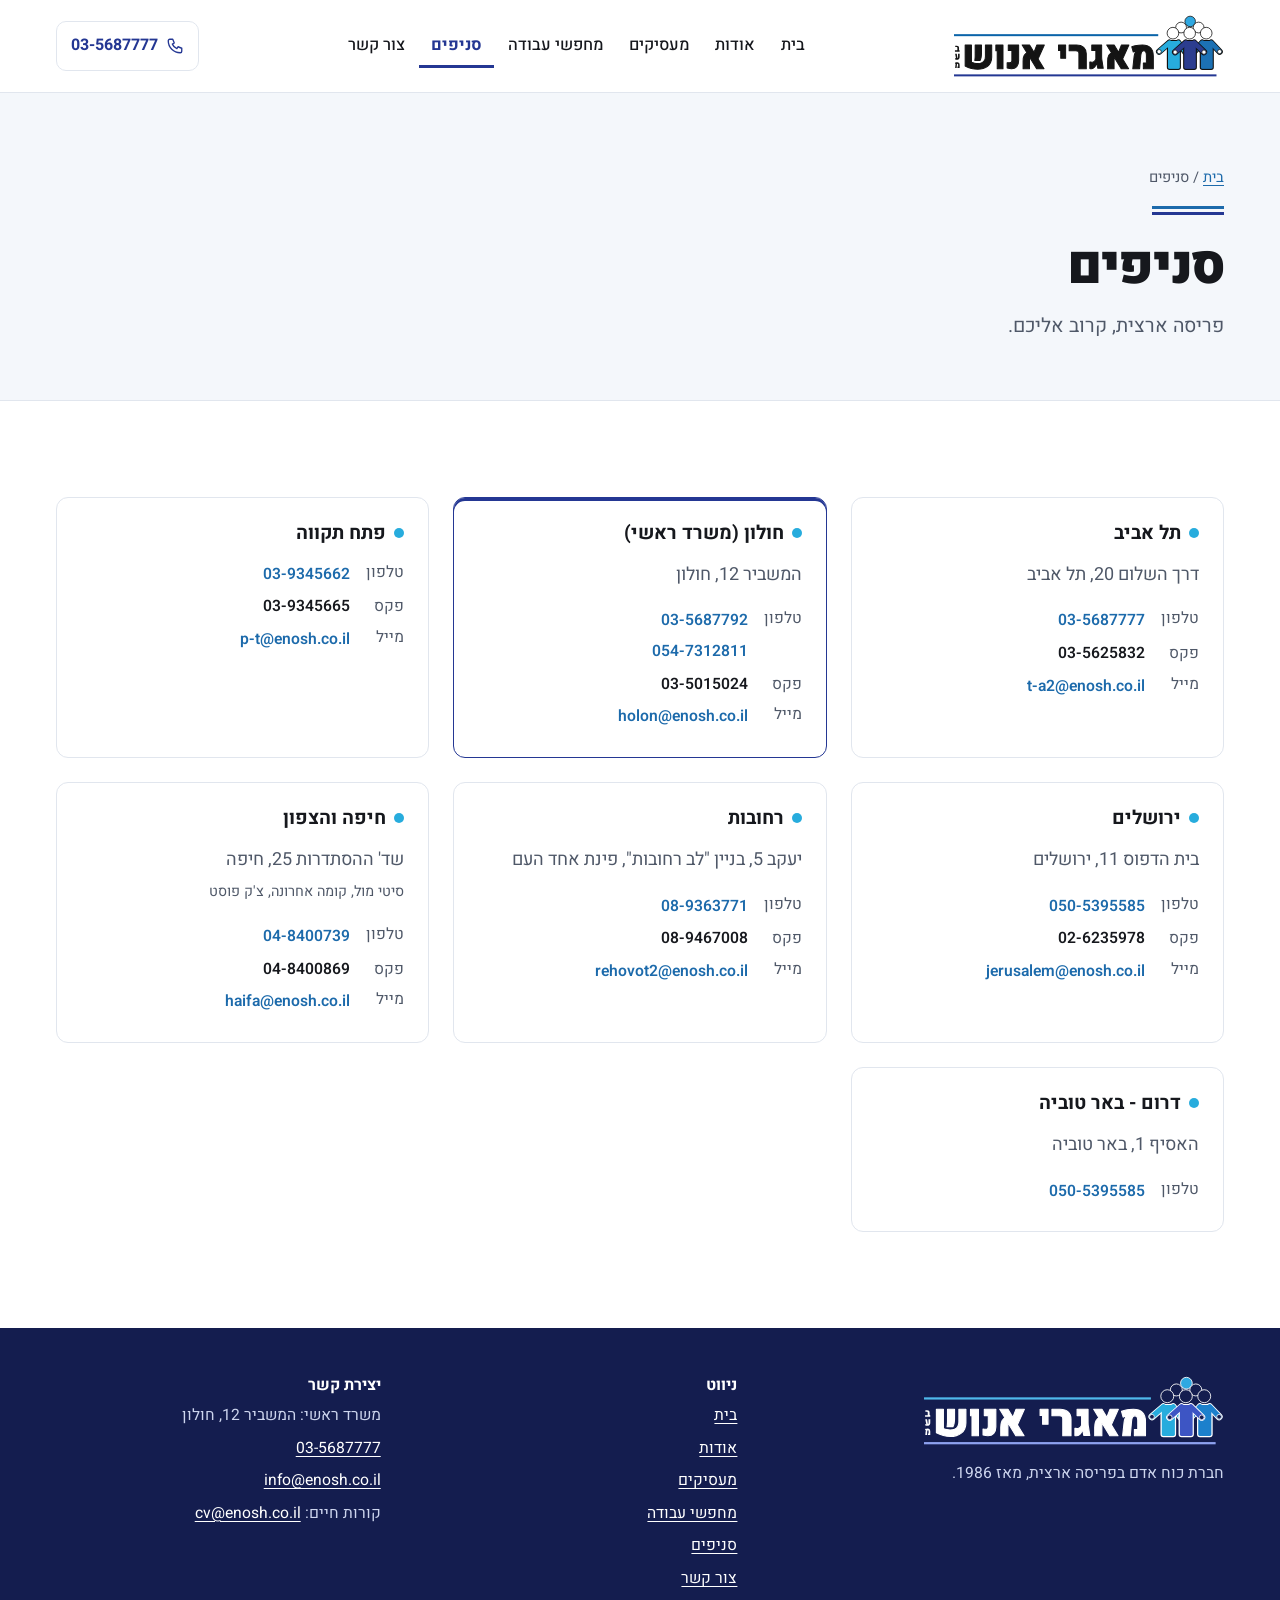
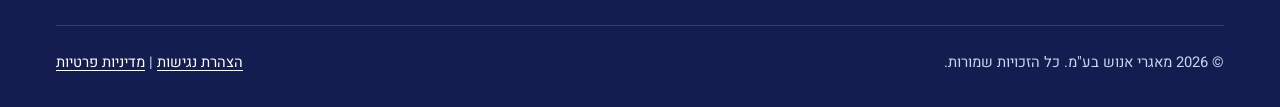
<file: branches.html>
<!doctype html>
<html lang="he" dir="rtl">
<head>
<meta charset="utf-8">
<meta name="viewport" content="width=device-width,initial-scale=1">
<title>סניפים | מאגרי אנוש - פריסה ארצית</title>
<meta name="description" content="סניפי מאגרי אנוש: תל אביב, חולון, פתח תקווה, ירושלים, רחובות, חיפה והצפון ובאר טוביה - כתובות, טלפונים ומיילים.">
<link rel="canonical" href="https://enosh.co.il/branches.html">
<link rel="icon" href="favicon.svg" type="image/svg+xml">
<meta name="theme-color" content="#243793">
<meta property="og:type" content="website">
<meta property="og:locale" content="he_IL">
<meta property="og:site_name" content="מאגרי אנוש">
<meta property="og:title" content="סניפים | מאגרי אנוש - פריסה ארצית">
<meta property="og:description" content="סניפי מאגרי אנוש: תל אביב, חולון, פתח תקווה, ירושלים, רחובות, חיפה והצפון ובאר טוביה - כתובות, טלפונים ומיילים.">
<meta property="og:url" content="https://enosh.co.il/branches.html">
<meta property="og:image" content="https://enosh.co.il/assets/og-image.png">
<meta name="twitter:card" content="summary_large_image">
<link rel="preconnect" href="https://fonts.googleapis.com"><link rel="preconnect" href="https://fonts.gstatic.com" crossorigin><link rel="stylesheet" href="https://fonts.googleapis.com/css2?family=Heebo:wght@400;500;600;700;800;900&display=swap">
<link rel="stylesheet" href="styles.css">
<noscript><style>.nav{display:flex!important;position:static;flex-wrap:wrap;flex-direction:row;box-shadow:none}.menu-btn,.mo-btn,.chat-ctl .pause-btn,.mq-pause{display:none}.mtrack{animation:none!important;width:auto}.logos[aria-hidden]{display:none}.logos{flex-wrap:wrap;justify-content:center}</style></noscript>

</head>
<body>
<a class="skip" href="#main">דלגו לתוכן הראשי</a>
<header class="site-header"><div class="wrap bar">
<a class="logo" href="./" aria-label="מאגרי אנוש - דף הבית"><img src="assets/logo.svg" alt="מאגרי אנוש" width="431" height="99"></a>
<nav class="nav" id="site-nav" aria-label="ניווט ראשי"><a href="./">בית</a><a href="about.html">אודות</a><a href="employers.html">מעסיקים</a><a href="candidates.html">מחפשי עבודה</a><a href="branches.html" aria-current="page">סניפים</a><a href="contact.html">צור קשר</a></nav>
<div class="hdr-end"><a class="hdr-cta" href="tel:+97235687777" aria-label="התקשרו אלינו: 03-5687777"><svg viewBox="0 0 24 24" fill="none" stroke="currentColor" stroke-width="1.8" stroke-linecap="round" stroke-linejoin="round" aria-hidden="true" focusable="false"><path d="M5 3h4l2 5-2.5 1.5a11 11 0 006 6L16 13l5 2v4a2 2 0 01-2 2A16 16 0 013 5a2 2 0 012-2z"/></svg><span class="num"><bdi>03-5687777</bdi></span></a>

<button class="menu-btn" id="menu-btn" type="button" aria-expanded="false" aria-controls="site-nav" aria-label="פתיחת תפריט"><svg viewBox="0 0 24 24" fill="none" stroke="currentColor" stroke-width="1.8" stroke-linecap="round" stroke-linejoin="round" aria-hidden="true" focusable="false"><path d="M4 7h16M4 12h16M4 17h16"/></svg></button></div>
</div></header>
<main id="main" tabindex="-1">
<section class="page-hero"><div class="wrap"><div class="crumbs"><a href="./">בית</a> / סניפים</div><span class="rule" aria-hidden="true"></span><h1>סניפים</h1><p class="lead">פריסה ארצית, קרוב אליכם.</p></div></section>
<section><div class="wrap"><h2 class="sr-only">רשימת הסניפים</h2><div class="grid c3">
<article class="card branch"><h3>תל אביב</h3>
<address>דרך השלום 20, תל אביב</address>
<dl><dt>טלפון</dt><dd><a href="tel:+97235687777"><bdi>03-5687777</bdi></a></dd><dt>פקס</dt><dd><bdi>03-5625832</bdi></dd><dt>מייל</dt><dd><a href="mailto:t-a2@enosh.co.il">t-a2@enosh.co.il</a></dd></dl></article>
<article class="card branch hq"><h3>חולון (משרד ראשי)</h3>
<address>המשביר 12, חולון</address>
<dl><dt>טלפון</dt><dd><a href="tel:+97235687792"><bdi>03-5687792</bdi></a><br><a href="tel:+972547312811"><bdi>054-7312811</bdi></a></dd><dt>פקס</dt><dd><bdi>03-5015024</bdi></dd><dt>מייל</dt><dd><a href="mailto:holon@enosh.co.il">holon@enosh.co.il</a></dd></dl></article>
<article class="card branch"><h3>פתח תקווה</h3>
<dl><dt>טלפון</dt><dd><a href="tel:+97239345662"><bdi>03-9345662</bdi></a></dd><dt>פקס</dt><dd><bdi>03-9345665</bdi></dd><dt>מייל</dt><dd><a href="mailto:p-t@enosh.co.il">p-t@enosh.co.il</a></dd></dl></article>
<article class="card branch"><h3>ירושלים</h3>
<address>בית הדפוס 11, ירושלים</address>
<dl><dt>טלפון</dt><dd><a href="tel:+972505395585"><bdi>050-5395585</bdi></a></dd><dt>פקס</dt><dd><bdi>02-6235978</bdi></dd><dt>מייל</dt><dd><a href="mailto:jerusalem@enosh.co.il">jerusalem@enosh.co.il</a></dd></dl></article>
<article class="card branch"><h3>רחובות</h3>
<address>יעקב 5, בניין &quot;לב רחובות&quot;, פינת אחד העם</address>
<dl><dt>טלפון</dt><dd><a href="tel:+97289363771"><bdi>08-9363771</bdi></a></dd><dt>פקס</dt><dd><bdi>08-9467008</bdi></dd><dt>מייל</dt><dd><a href="mailto:rehovot2@enosh.co.il">rehovot2@enosh.co.il</a></dd></dl></article>
<article class="card branch"><h3>חיפה והצפון</h3>
<address>שד&#x27; ההסתדרות 25, חיפה<br><span class="sub">סיטי מול, קומה אחרונה, צ&#x27;ק פוסט</span></address>
<dl><dt>טלפון</dt><dd><a href="tel:+97248400739"><bdi>04-8400739</bdi></a></dd><dt>פקס</dt><dd><bdi>04-8400869</bdi></dd><dt>מייל</dt><dd><a href="mailto:haifa@enosh.co.il">haifa@enosh.co.il</a></dd></dl></article>
<article class="card branch"><h3>דרום - באר טוביה</h3>
<address>האסיף 1, באר טוביה</address>
<dl><dt>טלפון</dt><dd><a href="tel:+972505395585"><bdi>050-5395585</bdi></a></dd></dl></article>
</div></div></section>
</main>
<footer class="site-footer"><div class="wrap">
<div class="foot">
<div><a class="foot-logo" href="./"><img src="assets/logo-white.svg" alt="מאגרי אנוש - דף הבית" width="431" height="99" loading="lazy"></a><p style="margin-top:16px">חברת כוח אדם בפריסה ארצית, מאז 1986.</p></div>
<div><h2>ניווט</h2><ul><li><a href="./">בית</a></li><li><a href="about.html">אודות</a></li><li><a href="employers.html">מעסיקים</a></li><li><a href="candidates.html">מחפשי עבודה</a></li><li><a href="branches.html">סניפים</a></li><li><a href="contact.html">צור קשר</a></li></ul></div>
<div><h2>יצירת קשר</h2><ul><li>משרד ראשי: המשביר 12, חולון</li><li><a href="tel:+97235687777"><bdi>03-5687777</bdi></a></li><li><a href="mailto:info@enosh.co.il">info@enosh.co.il</a></li><li>קורות חיים: <a href="mailto:cv@enosh.co.il">cv@enosh.co.il</a></li></ul></div>
</div>
<div class="foot-bottom"><p>&copy; 2026 מאגרי אנוש בע"מ. כל הזכויות שמורות.</p><p><a href="accessibility.html">הצהרת נגישות</a> | <a href="privacy.html">מדיניות פרטיות</a></p></div>
</div></footer>
<nav class="mbar" aria-label="פעולות מהירות"><a class="cv" href="mailto:cv@enosh.co.il?subject=%D7%A7%D7%95%D7%A8%D7%95%D7%AA%20%D7%97%D7%99%D7%99%D7%9D%20-%20%D7%9E%D7%97%D7%A4%D7%A9%2F%D7%AA%20%D7%A2%D7%91%D7%95%D7%93%D7%94"><svg viewBox="0 0 24 24" fill="none" stroke="currentColor" stroke-width="1.8" stroke-linecap="round" stroke-linejoin="round" aria-hidden="true" focusable="false"><rect x="3" y="5" width="18" height="14" rx="2"/><path d="M3 7l9 6 9-6"/></svg>שליחת קו&quot;ח</a><a class="call" href="tel:+97235687777" aria-label="התקשרו: 03-5687777"><svg viewBox="0 0 24 24" fill="none" stroke="currentColor" stroke-width="1.8" stroke-linecap="round" stroke-linejoin="round" aria-hidden="true" focusable="false"><path d="M5 3h4l2 5-2.5 1.5a11 11 0 006 6L16 13l5 2v4a2 2 0 01-2 2A16 16 0 013 5a2 2 0 012-2z"/></svg>התקשרו</a></nav>
<script src="scripts.js" defer></script>
</body>
</html>
</file>
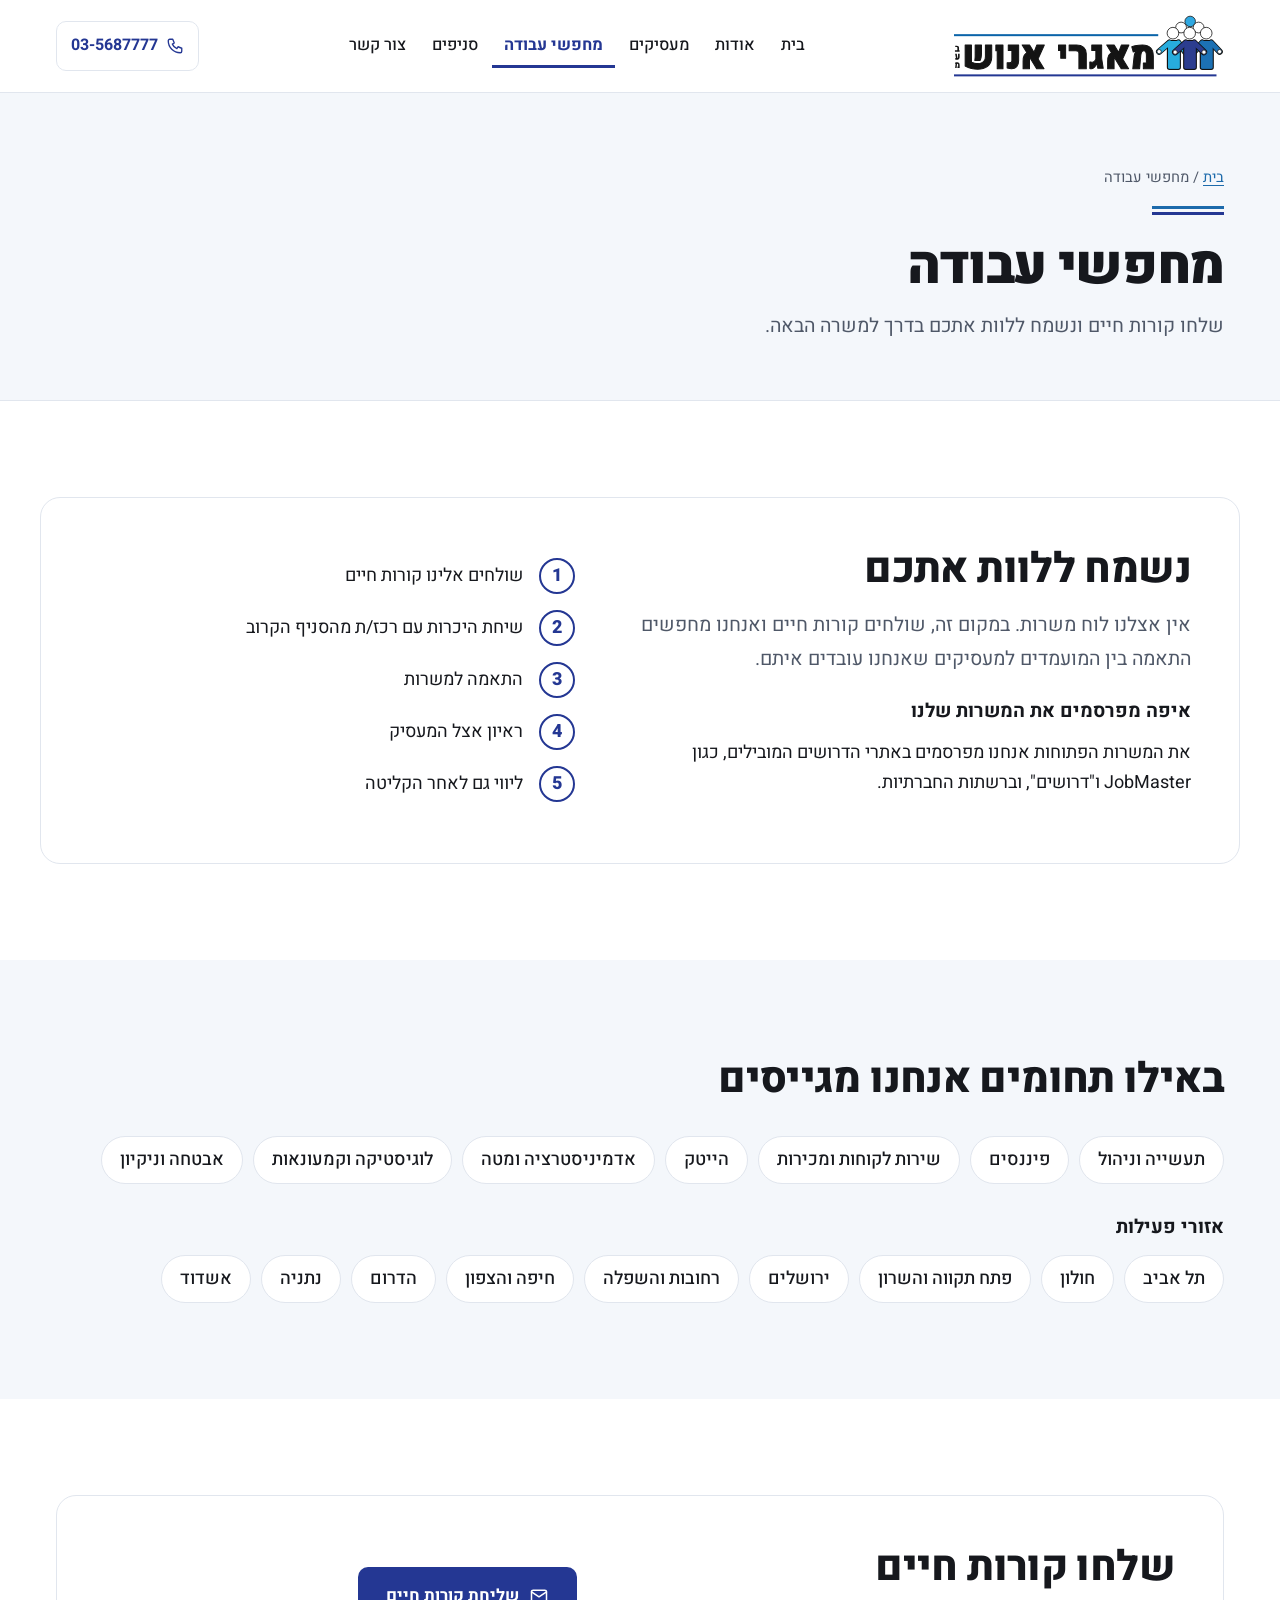
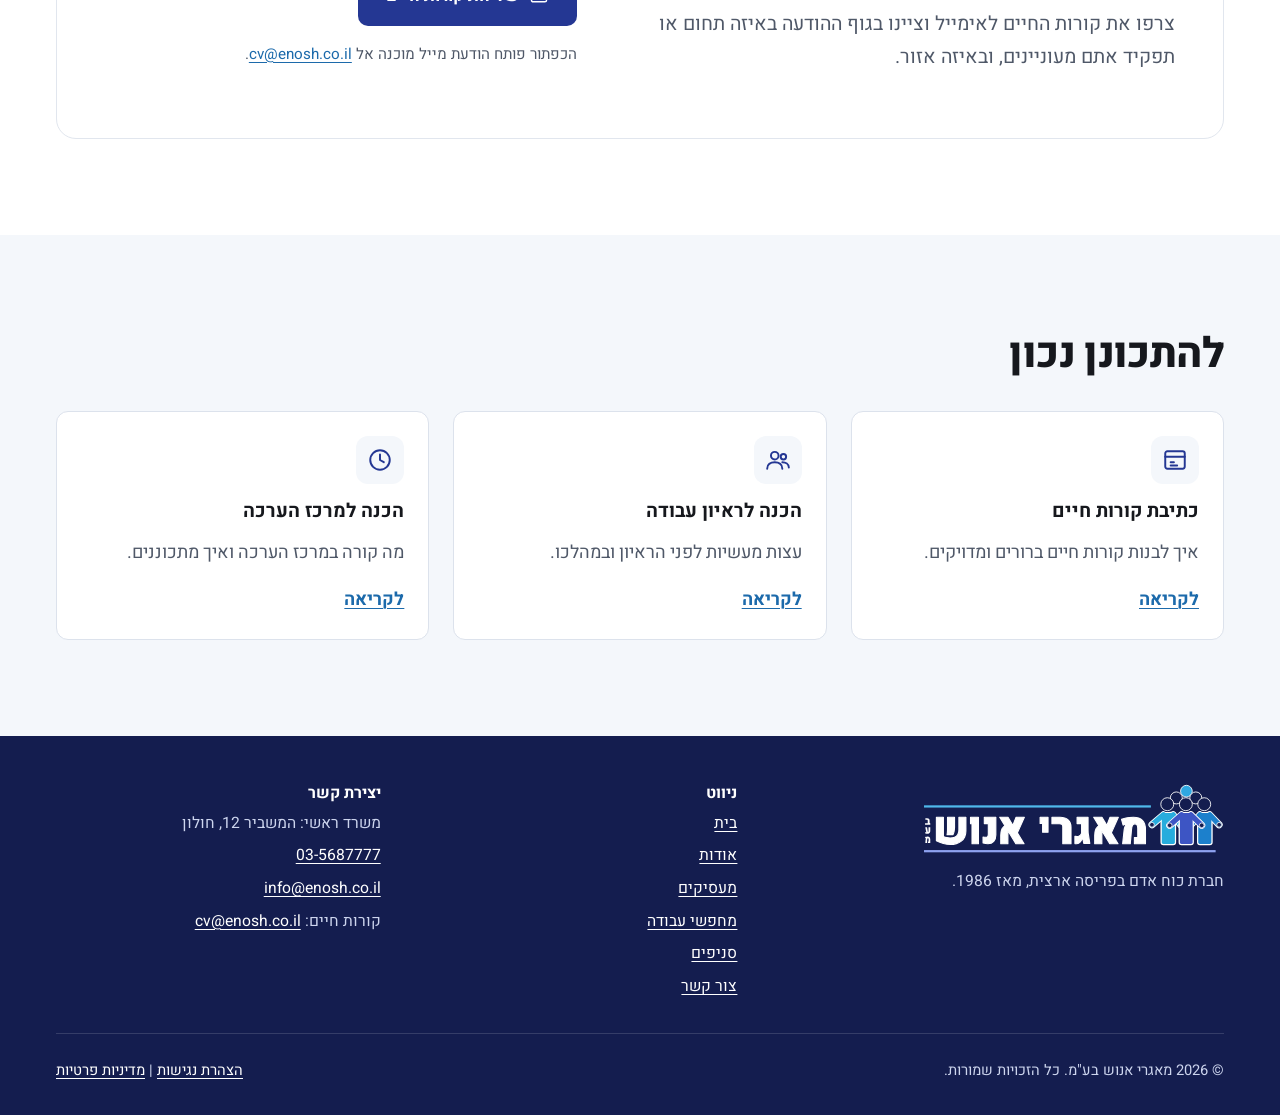
<file: candidates.html>
<!doctype html>
<html lang="he" dir="rtl">
<head>
<meta charset="utf-8">
<meta name="viewport" content="width=device-width,initial-scale=1">
<title>מחפשי עבודה | שליחת קורות חיים ומדריכים - מאגרי אנוש</title>
<meta name="description" content="מחפשים עבודה? שלחו קורות חיים ל-cv@enosh.co.il, הכירו את תחומי הגיוס והאזורים, וקראו מדריכים לכתיבת קו&quot;ח, ראיון עבודה ומרכז הערכה.">
<link rel="canonical" href="https://enosh.co.il/candidates.html">
<link rel="icon" href="favicon.svg" type="image/svg+xml">
<meta name="theme-color" content="#243793">
<meta property="og:type" content="website">
<meta property="og:locale" content="he_IL">
<meta property="og:site_name" content="מאגרי אנוש">
<meta property="og:title" content="מחפשי עבודה | שליחת קורות חיים ומדריכים - מאגרי אנוש">
<meta property="og:description" content="מחפשים עבודה? שלחו קורות חיים ל-cv@enosh.co.il, הכירו את תחומי הגיוס והאזורים, וקראו מדריכים לכתיבת קו&quot;ח, ראיון עבודה ומרכז הערכה.">
<meta property="og:url" content="https://enosh.co.il/candidates.html">
<meta property="og:image" content="https://enosh.co.il/assets/og-image.png">
<meta name="twitter:card" content="summary_large_image">
<link rel="preconnect" href="https://fonts.googleapis.com"><link rel="preconnect" href="https://fonts.gstatic.com" crossorigin><link rel="stylesheet" href="https://fonts.googleapis.com/css2?family=Heebo:wght@400;500;600;700;800;900&display=swap">
<link rel="stylesheet" href="styles.css">
<noscript><style>.nav{display:flex!important;position:static;flex-wrap:wrap;flex-direction:row;box-shadow:none}.menu-btn,.mo-btn,.chat-ctl .pause-btn,.mq-pause{display:none}.mtrack{animation:none!important;width:auto}.logos[aria-hidden]{display:none}.logos{flex-wrap:wrap;justify-content:center}</style></noscript>

</head>
<body>
<a class="skip" href="#main">דלגו לתוכן הראשי</a>
<header class="site-header"><div class="wrap bar">
<a class="logo" href="./" aria-label="מאגרי אנוש - דף הבית"><img src="assets/logo.svg" alt="מאגרי אנוש" width="431" height="99"></a>
<nav class="nav" id="site-nav" aria-label="ניווט ראשי"><a href="./">בית</a><a href="about.html">אודות</a><a href="employers.html">מעסיקים</a><a href="candidates.html" aria-current="page">מחפשי עבודה</a><a href="branches.html">סניפים</a><a href="contact.html">צור קשר</a></nav>
<div class="hdr-end"><a class="hdr-cta" href="tel:+97235687777" aria-label="התקשרו אלינו: 03-5687777"><svg viewBox="0 0 24 24" fill="none" stroke="currentColor" stroke-width="1.8" stroke-linecap="round" stroke-linejoin="round" aria-hidden="true" focusable="false"><path d="M5 3h4l2 5-2.5 1.5a11 11 0 006 6L16 13l5 2v4a2 2 0 01-2 2A16 16 0 013 5a2 2 0 012-2z"/></svg><span class="num"><bdi>03-5687777</bdi></span></a>

<button class="menu-btn" id="menu-btn" type="button" aria-expanded="false" aria-controls="site-nav" aria-label="פתיחת תפריט"><svg viewBox="0 0 24 24" fill="none" stroke="currentColor" stroke-width="1.8" stroke-linecap="round" stroke-linejoin="round" aria-hidden="true" focusable="false"><path d="M4 7h16M4 12h16M4 17h16"/></svg></button></div>
</div></header>
<main id="main" tabindex="-1">
<section class="page-hero"><div class="wrap"><div class="crumbs"><a href="./">בית</a> / מחפשי עבודה</div><span class="rule" aria-hidden="true"></span><h1>מחפשי עבודה</h1><p class="lead">שלחו קורות חיים ונשמח ללוות אתכם בדרך למשרה הבאה.</p></div></section>
<section aria-labelledby="h-how"><div class="wrap seek-box">
<div><h2 id="h-how">נשמח ללוות אתכם</h2>
<p class="lead">אין אצלנו לוח משרות. במקום זה, שולחים קורות חיים ואנחנו מחפשים התאמה בין המועמדים למעסיקים שאנחנו עובדים איתם.</p>
<h3 style="margin-top:24px">איפה מפרסמים את המשרות שלנו</h3>
<p>את המשרות הפתוחות אנחנו מפרסמים באתרי הדרושים המובילים, כגון <span lang="en">JobMaster</span> ו"דרושים", וברשתות החברתיות.</p></div>
<div><ol class="steps">
<li><span>שולחים אלינו קורות חיים</span></li>
<li><span>שיחת היכרות עם רכז/ת מהסניף הקרוב</span></li>
<li><span>התאמה למשרות</span></li>
<li><span>ראיון אצל המעסיק</span></li>
<li><span>ליווי גם לאחר הקליטה</span></li></ol></div>
</div></section>
<section class="alt" aria-labelledby="h-ar"><div class="wrap">
<div class="sec-head"><h2 id="h-ar">באילו תחומים אנחנו מגייסים</h2></div><ul class="chips"><li>תעשייה וניהול</li><li>פיננסים</li><li>שירות לקוחות ומכירות</li><li>הייטק</li><li>אדמיניסטרציה ומטה</li><li>לוגיסטיקה וקמעונאות</li><li>אבטחה וניקיון</li></ul>
<h3 style="margin-top:32px">אזורי פעילות</h3><ul class="chips"><li>תל אביב</li><li>חולון</li><li>פתח תקווה והשרון</li><li>ירושלים</li><li>רחובות והשפלה</li><li>חיפה והצפון</li><li>הדרום</li><li>נתניה</li><li>אשדוד</li></ul>
</div></section>
<section id="send" aria-labelledby="h-cv"><div class="wrap"><div class="seek-box">
<div><h2 id="h-cv">שלחו קורות חיים</h2>
<p class="lead">צרפו את קורות החיים לאימייל וציינו בגוף ההודעה באיזה תחום או תפקיד אתם מעוניינים, ובאיזה אזור.</p></div>
<div><a class="btn btn-primary" href="mailto:cv@enosh.co.il?subject=%D7%A7%D7%95%D7%A8%D7%95%D7%AA%20%D7%97%D7%99%D7%99%D7%9D%20-%20%D7%9E%D7%97%D7%A4%D7%A9%2F%D7%AA%20%D7%A2%D7%91%D7%95%D7%93%D7%94"><svg viewBox="0 0 24 24" fill="none" stroke="currentColor" stroke-width="1.8" stroke-linecap="round" stroke-linejoin="round" aria-hidden="true" focusable="false"><rect x="3" y="5" width="18" height="14" rx="2"/><path d="M3 7l9 6 9-6"/></svg>שליחת קורות חיים</a>
<p class="mail-note">הכפתור פותח הודעת מייל מוכנה אל <a href="mailto:cv@enosh.co.il">cv@enosh.co.il</a>.</p></div>
</div></div></section>
<section class="alt" aria-labelledby="h-gd"><div class="wrap">
<div class="sec-head"><h2 id="h-gd">להתכונן נכון</h2></div>
<div class="grid c3">
<article class="card"><div class="ico"><svg viewBox="0 0 24 24" fill="none" stroke="currentColor" stroke-width="1.8" stroke-linecap="round" stroke-linejoin="round" aria-hidden="true" focusable="false"><rect x="3" y="4" width="18" height="16" rx="2"/><path d="M3 9h18M8 14h3M8 17h6"/></svg></div><h3>כתיבת קורות חיים</h3><p>איך לבנות קורות חיים ברורים ומדויקים.</p><a class="more" href="guides/resume.html">לקריאה<span class="sr-only">: כתיבת קורות חיים</span></a></article>
<article class="card"><div class="ico"><svg viewBox="0 0 24 24" fill="none" stroke="currentColor" stroke-width="1.8" stroke-linecap="round" stroke-linejoin="round" aria-hidden="true" focusable="false"><circle cx="9" cy="8" r="3.5"/><circle cx="17" cy="9" r="2.5"/><path d="M2 20c0-3.8 3-6 7-6s7 2.2 7 6M16 14c3 0 6 1.6 6 5"/></svg></div><h3>הכנה לראיון עבודה</h3><p>עצות מעשיות לפני הראיון ובמהלכו.</p><a class="more" href="guides/interview.html">לקריאה<span class="sr-only">: הכנה לראיון עבודה</span></a></article>
<article class="card"><div class="ico"><svg viewBox="0 0 24 24" fill="none" stroke="currentColor" stroke-width="1.8" stroke-linecap="round" stroke-linejoin="round" aria-hidden="true" focusable="false"><circle cx="12" cy="12" r="9"/><path d="M12 7v5l3.5 2"/></svg></div><h3>הכנה למרכז הערכה</h3><p>מה קורה במרכז הערכה ואיך מתכוננים.</p><a class="more" href="guides/assessment-center.html">לקריאה<span class="sr-only">: הכנה למרכז הערכה</span></a></article>
</div></div></section>
</main>
<footer class="site-footer"><div class="wrap">
<div class="foot">
<div><a class="foot-logo" href="./"><img src="assets/logo-white.svg" alt="מאגרי אנוש - דף הבית" width="431" height="99" loading="lazy"></a><p style="margin-top:16px">חברת כוח אדם בפריסה ארצית, מאז 1986.</p></div>
<div><h2>ניווט</h2><ul><li><a href="./">בית</a></li><li><a href="about.html">אודות</a></li><li><a href="employers.html">מעסיקים</a></li><li><a href="candidates.html">מחפשי עבודה</a></li><li><a href="branches.html">סניפים</a></li><li><a href="contact.html">צור קשר</a></li></ul></div>
<div><h2>יצירת קשר</h2><ul><li>משרד ראשי: המשביר 12, חולון</li><li><a href="tel:+97235687777"><bdi>03-5687777</bdi></a></li><li><a href="mailto:info@enosh.co.il">info@enosh.co.il</a></li><li>קורות חיים: <a href="mailto:cv@enosh.co.il">cv@enosh.co.il</a></li></ul></div>
</div>
<div class="foot-bottom"><p>&copy; 2026 מאגרי אנוש בע"מ. כל הזכויות שמורות.</p><p><a href="accessibility.html">הצהרת נגישות</a> | <a href="privacy.html">מדיניות פרטיות</a></p></div>
</div></footer>
<nav class="mbar" aria-label="פעולות מהירות"><a class="cv" href="mailto:cv@enosh.co.il?subject=%D7%A7%D7%95%D7%A8%D7%95%D7%AA%20%D7%97%D7%99%D7%99%D7%9D%20-%20%D7%9E%D7%97%D7%A4%D7%A9%2F%D7%AA%20%D7%A2%D7%91%D7%95%D7%93%D7%94"><svg viewBox="0 0 24 24" fill="none" stroke="currentColor" stroke-width="1.8" stroke-linecap="round" stroke-linejoin="round" aria-hidden="true" focusable="false"><rect x="3" y="5" width="18" height="14" rx="2"/><path d="M3 7l9 6 9-6"/></svg>שליחת קו&quot;ח</a><a class="call" href="tel:+97235687777" aria-label="התקשרו: 03-5687777"><svg viewBox="0 0 24 24" fill="none" stroke="currentColor" stroke-width="1.8" stroke-linecap="round" stroke-linejoin="round" aria-hidden="true" focusable="false"><path d="M5 3h4l2 5-2.5 1.5a11 11 0 006 6L16 13l5 2v4a2 2 0 01-2 2A16 16 0 013 5a2 2 0 012-2z"/></svg>התקשרו</a></nav>
<script src="scripts.js" defer></script>
</body>
</html>
</file>
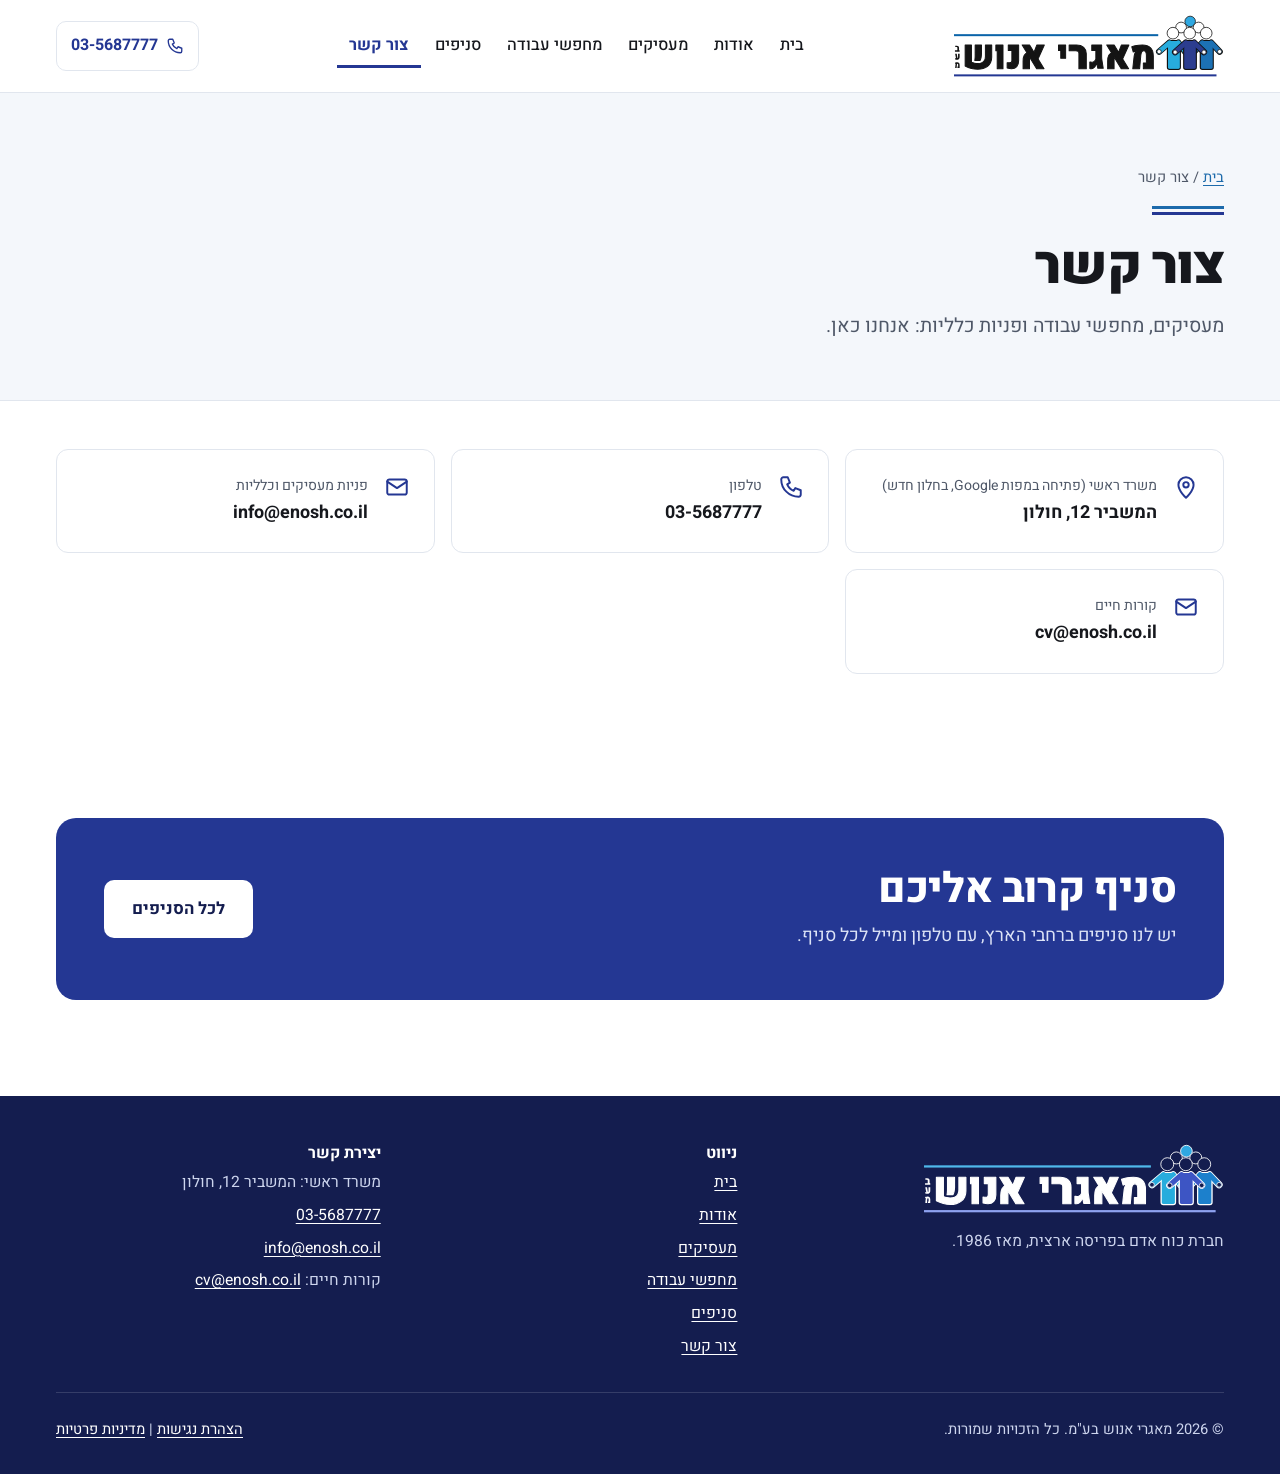
<file: contact.html>
<!doctype html>
<html lang="he" dir="rtl">
<head>
<meta charset="utf-8">
<meta name="viewport" content="width=device-width,initial-scale=1">
<title>צור קשר | מאגרי אנוש</title>
<meta name="description" content="פרטי התקשרות עם מאגרי אנוש: המשביר 12 חולון, טלפון 03-5687777, info@enosh.co.il, וקורות חיים ל-cv@enosh.co.il.">
<link rel="canonical" href="https://enosh.co.il/contact.html">
<link rel="icon" href="favicon.svg" type="image/svg+xml">
<meta name="theme-color" content="#243793">
<meta property="og:type" content="website">
<meta property="og:locale" content="he_IL">
<meta property="og:site_name" content="מאגרי אנוש">
<meta property="og:title" content="צור קשר | מאגרי אנוש">
<meta property="og:description" content="פרטי התקשרות עם מאגרי אנוש: המשביר 12 חולון, טלפון 03-5687777, info@enosh.co.il, וקורות חיים ל-cv@enosh.co.il.">
<meta property="og:url" content="https://enosh.co.il/contact.html">
<meta property="og:image" content="https://enosh.co.il/assets/og-image.png">
<meta name="twitter:card" content="summary_large_image">
<link rel="preconnect" href="https://fonts.googleapis.com"><link rel="preconnect" href="https://fonts.gstatic.com" crossorigin><link rel="stylesheet" href="https://fonts.googleapis.com/css2?family=Heebo:wght@400;500;600;700;800;900&display=swap">
<link rel="stylesheet" href="styles.css">
<noscript><style>.nav{display:flex!important;position:static;flex-wrap:wrap;flex-direction:row;box-shadow:none}.menu-btn,.mo-btn,.chat-ctl .pause-btn,.mq-pause{display:none}.mtrack{animation:none!important;width:auto}.logos[aria-hidden]{display:none}.logos{flex-wrap:wrap;justify-content:center}</style></noscript>

</head>
<body>
<a class="skip" href="#main">דלגו לתוכן הראשי</a>
<header class="site-header"><div class="wrap bar">
<a class="logo" href="./" aria-label="מאגרי אנוש - דף הבית"><img src="assets/logo.svg" alt="מאגרי אנוש" width="431" height="99"></a>
<nav class="nav" id="site-nav" aria-label="ניווט ראשי"><a href="./">בית</a><a href="about.html">אודות</a><a href="employers.html">מעסיקים</a><a href="candidates.html">מחפשי עבודה</a><a href="branches.html">סניפים</a><a href="contact.html" aria-current="page">צור קשר</a></nav>
<div class="hdr-end"><a class="hdr-cta" href="tel:+97235687777" aria-label="התקשרו אלינו: 03-5687777"><svg viewBox="0 0 24 24" fill="none" stroke="currentColor" stroke-width="1.8" stroke-linecap="round" stroke-linejoin="round" aria-hidden="true" focusable="false"><path d="M5 3h4l2 5-2.5 1.5a11 11 0 006 6L16 13l5 2v4a2 2 0 01-2 2A16 16 0 013 5a2 2 0 012-2z"/></svg><span class="num"><bdi>03-5687777</bdi></span></a>

<button class="menu-btn" id="menu-btn" type="button" aria-expanded="false" aria-controls="site-nav" aria-label="פתיחת תפריט"><svg viewBox="0 0 24 24" fill="none" stroke="currentColor" stroke-width="1.8" stroke-linecap="round" stroke-linejoin="round" aria-hidden="true" focusable="false"><path d="M4 7h16M4 12h16M4 17h16"/></svg></button></div>
</div></header>
<main id="main" tabindex="-1">
<section class="page-hero"><div class="wrap"><div class="crumbs"><a href="./">בית</a> / צור קשר</div><span class="rule" aria-hidden="true"></span><h1>צור קשר</h1><p class="lead">מעסיקים, מחפשי עבודה ופניות כלליות: אנחנו כאן.</p></div></section>
<section class="contact" style="padding-block:48px"><div class="wrap">
<div class="contact-grid">
<a class="c-item" href="https://www.google.com/maps/search/?api=1&amp;query=%D7%94%D7%9E%D7%A9%D7%91%D7%99%D7%A8+12+%D7%97%D7%95%D7%9C%D7%95%D7%9F" target="_blank" rel="noopener"><svg viewBox="0 0 24 24" fill="none" stroke="currentColor" stroke-width="1.8" stroke-linecap="round" stroke-linejoin="round" aria-hidden="true" focusable="false"><path d="M12 22s7-6.2 7-12a7 7 0 10-14 0c0 5.8 7 12 7 12z"/><circle cx="12" cy="10" r="2.5"/></svg><span><small>משרד ראשי (פתיחה במפות Google, בחלון חדש)</small><strong>המשביר 12, חולון</strong></span></a>
<a class="c-item" href="tel:+97235687777"><svg viewBox="0 0 24 24" fill="none" stroke="currentColor" stroke-width="1.8" stroke-linecap="round" stroke-linejoin="round" aria-hidden="true" focusable="false"><path d="M5 3h4l2 5-2.5 1.5a11 11 0 006 6L16 13l5 2v4a2 2 0 01-2 2A16 16 0 013 5a2 2 0 012-2z"/></svg><span><small>טלפון</small><strong><bdi>03-5687777</bdi></strong></span></a>
<a class="c-item" href="mailto:info@enosh.co.il?subject=%D7%A4%D7%A0%D7%99%D7%99%D7%AA%20%D7%9E%D7%A2%D7%A1%D7%99%D7%A7"><svg viewBox="0 0 24 24" fill="none" stroke="currentColor" stroke-width="1.8" stroke-linecap="round" stroke-linejoin="round" aria-hidden="true" focusable="false"><rect x="3" y="5" width="18" height="14" rx="2"/><path d="M3 7l9 6 9-6"/></svg><span><small>פניות מעסיקים וכלליות</small><strong>info@enosh.co.il</strong></span></a>
<a class="c-item" href="mailto:cv@enosh.co.il?subject=%D7%A7%D7%95%D7%A8%D7%95%D7%AA%20%D7%97%D7%99%D7%99%D7%9D%20-%20%D7%9E%D7%97%D7%A4%D7%A9%2F%D7%AA%20%D7%A2%D7%91%D7%95%D7%93%D7%94"><svg viewBox="0 0 24 24" fill="none" stroke="currentColor" stroke-width="1.8" stroke-linecap="round" stroke-linejoin="round" aria-hidden="true" focusable="false"><rect x="3" y="5" width="18" height="14" rx="2"/><path d="M3 7l9 6 9-6"/></svg><span><small>קורות חיים</small><strong>cv@enosh.co.il</strong></span></a>
</div></div></section>
<section><div class="wrap"><div class="band"><div><h2>סניף קרוב אליכם</h2><p>יש לנו סניפים ברחבי הארץ, עם טלפון ומייל לכל סניף.</p></div><div class="hero-cta"><a class="btn btn-primary" href="branches.html">לכל הסניפים</a></div></div></div></section>
</main>
<footer class="site-footer"><div class="wrap">
<div class="foot">
<div><a class="foot-logo" href="./"><img src="assets/logo-white.svg" alt="מאגרי אנוש - דף הבית" width="431" height="99" loading="lazy"></a><p style="margin-top:16px">חברת כוח אדם בפריסה ארצית, מאז 1986.</p></div>
<div><h2>ניווט</h2><ul><li><a href="./">בית</a></li><li><a href="about.html">אודות</a></li><li><a href="employers.html">מעסיקים</a></li><li><a href="candidates.html">מחפשי עבודה</a></li><li><a href="branches.html">סניפים</a></li><li><a href="contact.html">צור קשר</a></li></ul></div>
<div><h2>יצירת קשר</h2><ul><li>משרד ראשי: המשביר 12, חולון</li><li><a href="tel:+97235687777"><bdi>03-5687777</bdi></a></li><li><a href="mailto:info@enosh.co.il">info@enosh.co.il</a></li><li>קורות חיים: <a href="mailto:cv@enosh.co.il">cv@enosh.co.il</a></li></ul></div>
</div>
<div class="foot-bottom"><p>&copy; 2026 מאגרי אנוש בע"מ. כל הזכויות שמורות.</p><p><a href="accessibility.html">הצהרת נגישות</a> | <a href="privacy.html">מדיניות פרטיות</a></p></div>
</div></footer>
<nav class="mbar" aria-label="פעולות מהירות"><a class="cv" href="mailto:cv@enosh.co.il?subject=%D7%A7%D7%95%D7%A8%D7%95%D7%AA%20%D7%97%D7%99%D7%99%D7%9D%20-%20%D7%9E%D7%97%D7%A4%D7%A9%2F%D7%AA%20%D7%A2%D7%91%D7%95%D7%93%D7%94"><svg viewBox="0 0 24 24" fill="none" stroke="currentColor" stroke-width="1.8" stroke-linecap="round" stroke-linejoin="round" aria-hidden="true" focusable="false"><rect x="3" y="5" width="18" height="14" rx="2"/><path d="M3 7l9 6 9-6"/></svg>שליחת קו&quot;ח</a><a class="call" href="tel:+97235687777" aria-label="התקשרו: 03-5687777"><svg viewBox="0 0 24 24" fill="none" stroke="currentColor" stroke-width="1.8" stroke-linecap="round" stroke-linejoin="round" aria-hidden="true" focusable="false"><path d="M5 3h4l2 5-2.5 1.5a11 11 0 006 6L16 13l5 2v4a2 2 0 01-2 2A16 16 0 013 5a2 2 0 012-2z"/></svg>התקשרו</a></nav>
<script src="scripts.js" defer></script>
</body>
</html>
</file>
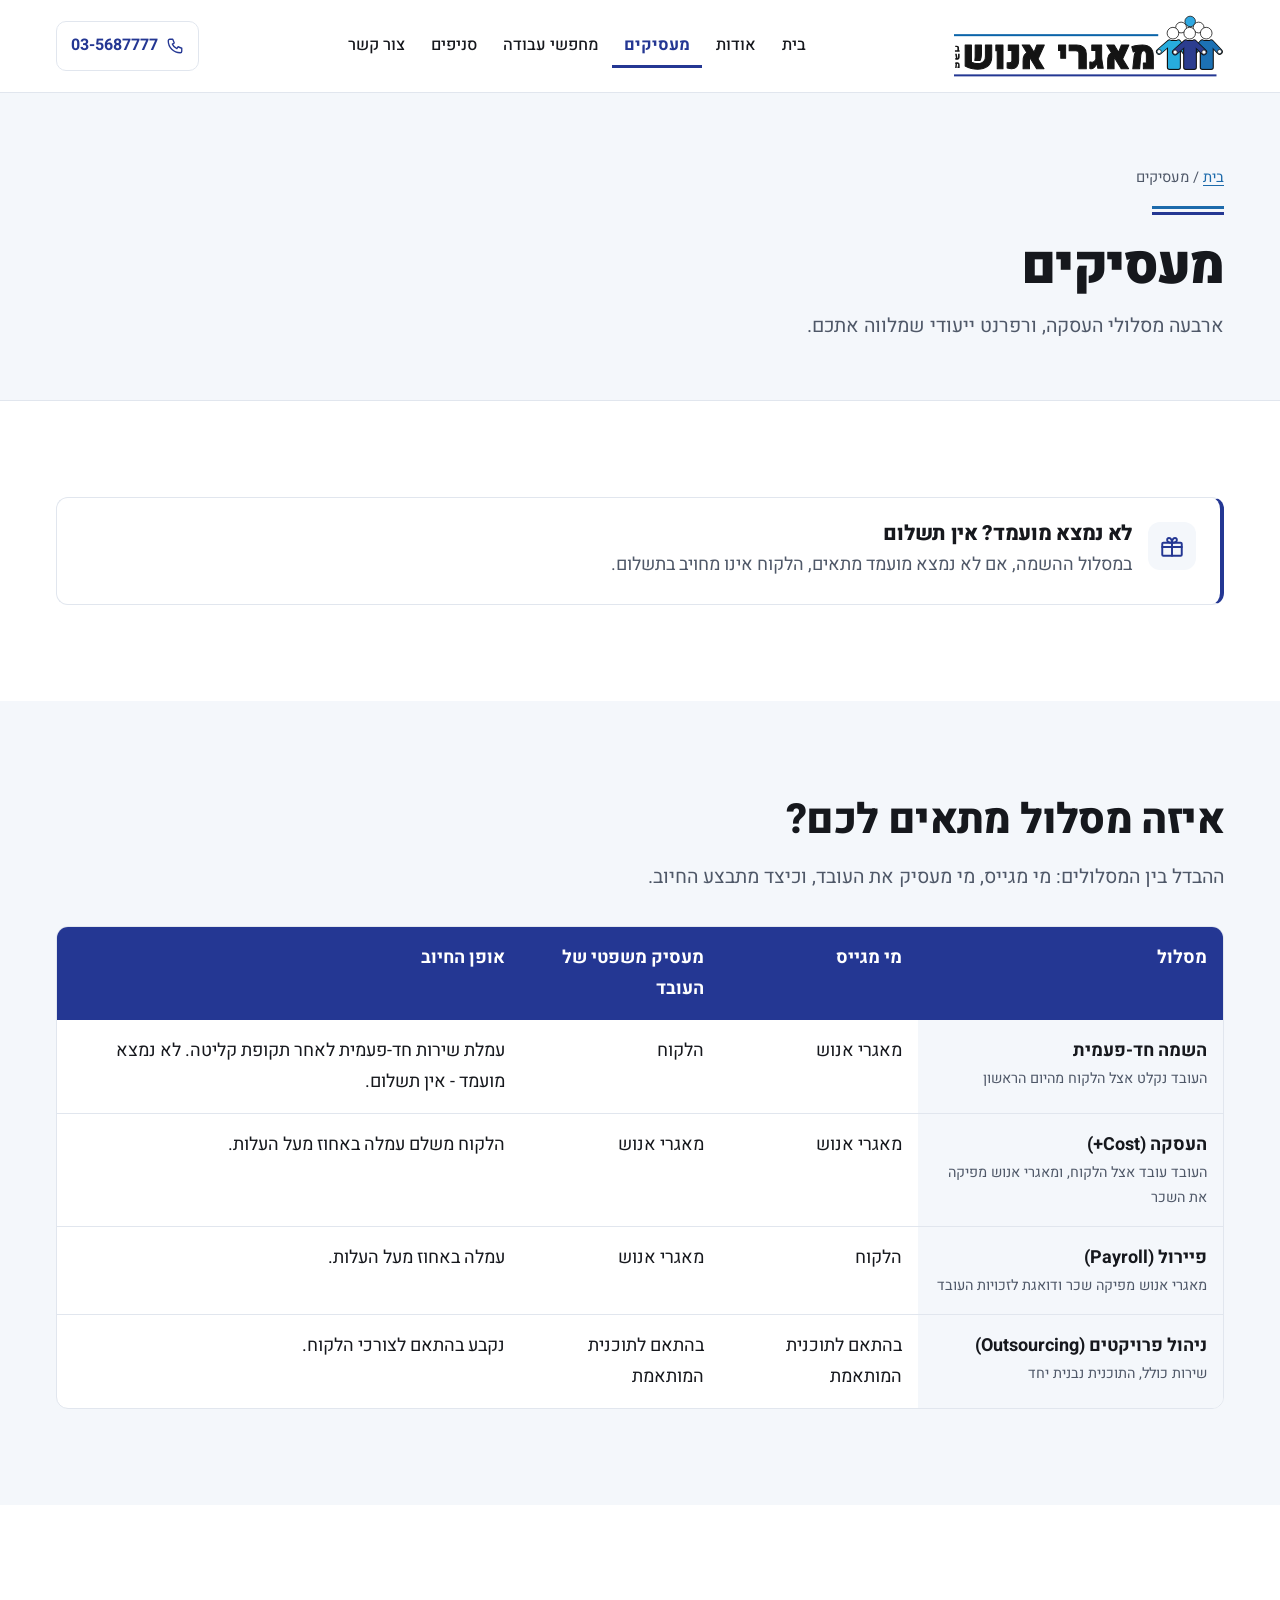
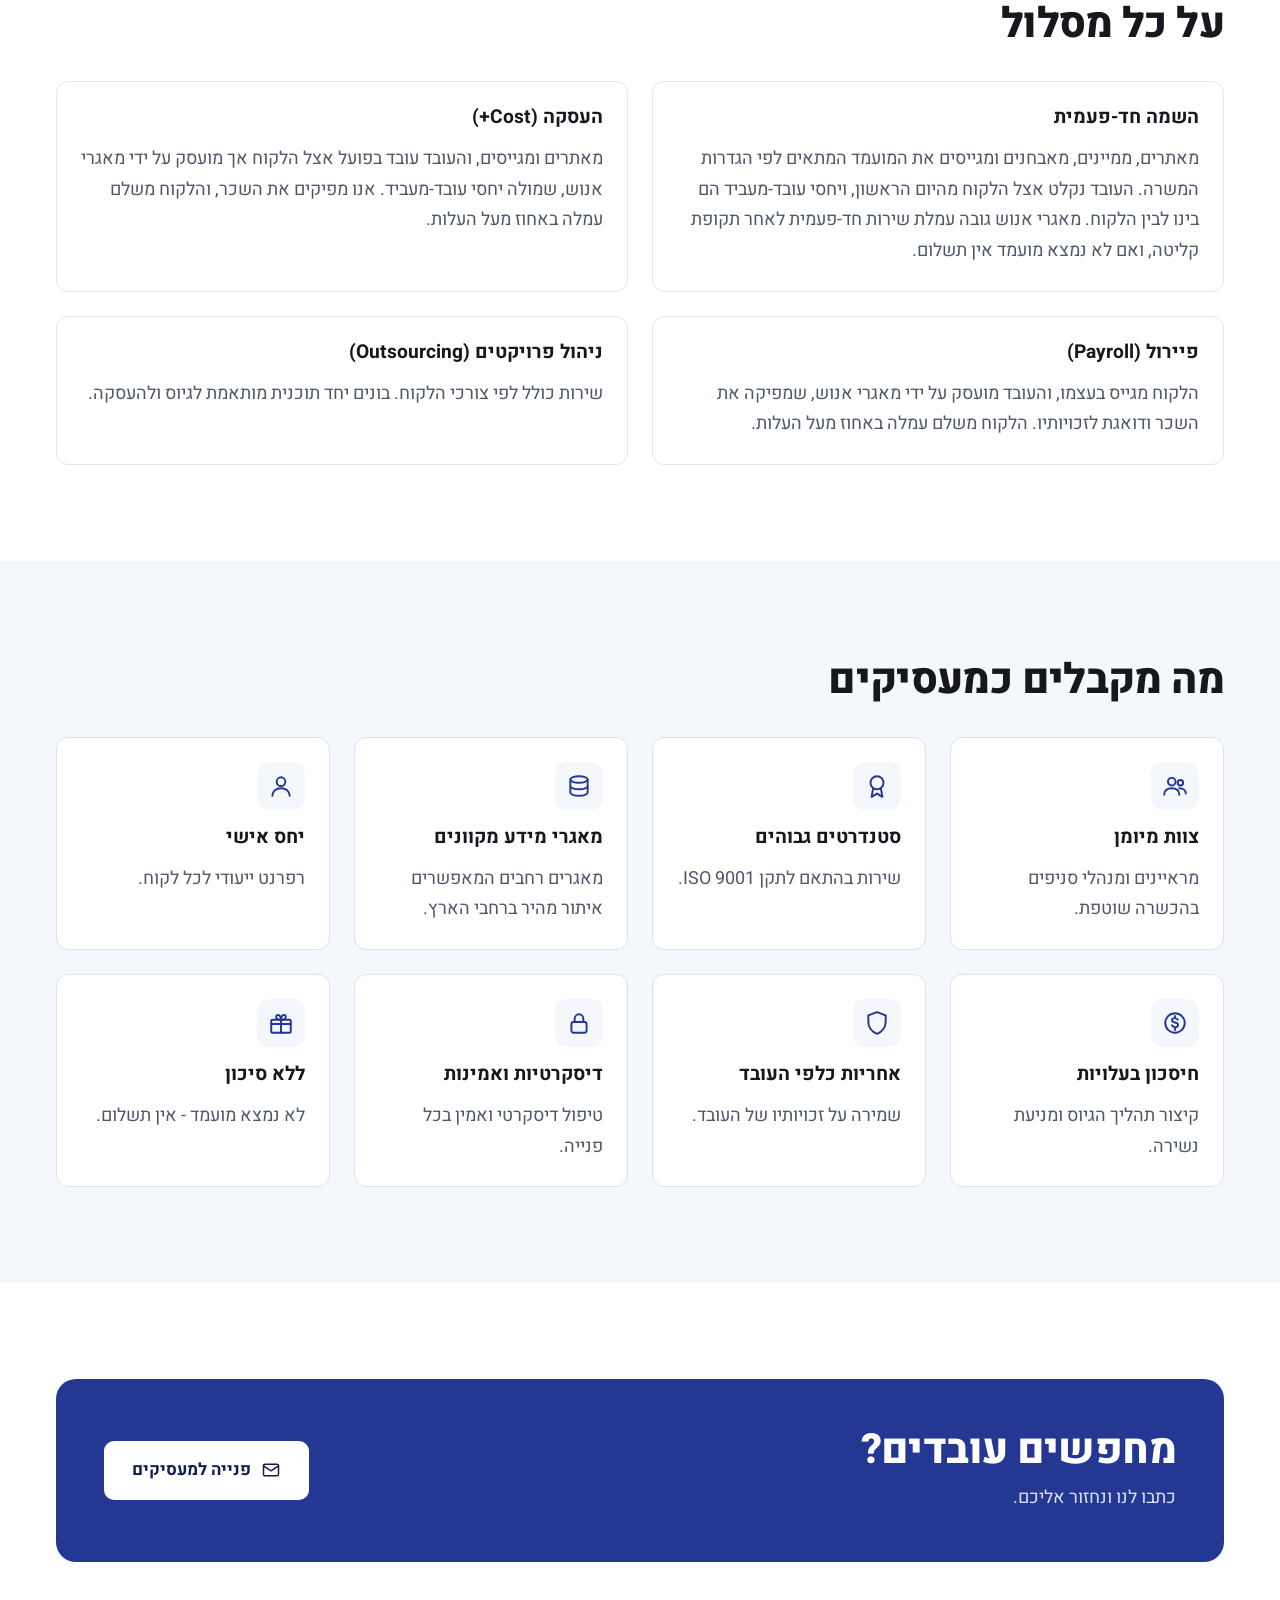
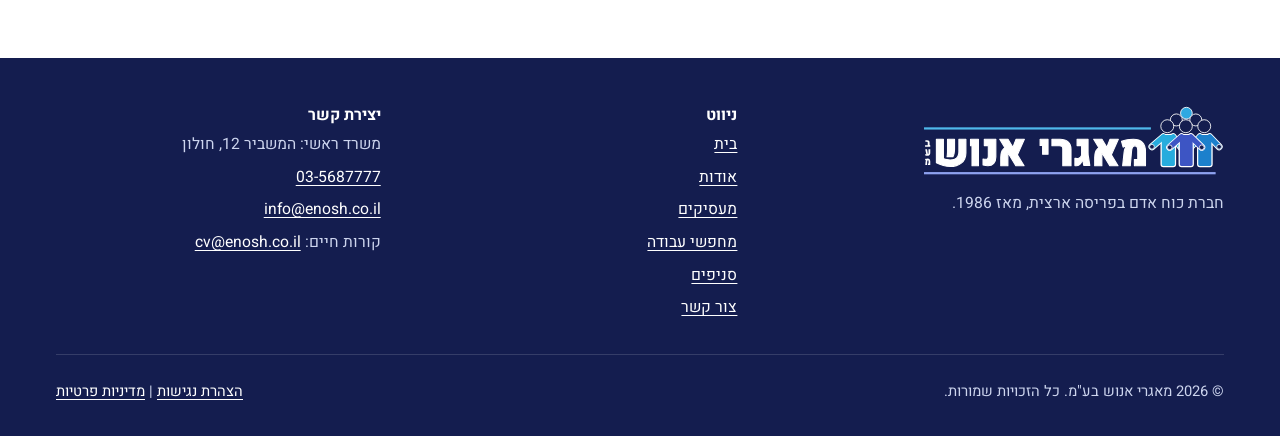
<file: employers.html>
<!doctype html>
<html lang="he" dir="rtl">
<head>
<meta charset="utf-8">
<meta name="viewport" content="width=device-width,initial-scale=1">
<title>מעסיקים | מסלולי העסקה והשמה - מאגרי אנוש</title>
<meta name="description" content="ארבעה מסלולי העסקה: השמה חד-פעמית, העסקה (Cost+), פיירול ו-Outsourcing. לא נמצא מועמד מתאים - אין תשלום.">
<link rel="canonical" href="https://enosh.co.il/employers.html">
<link rel="icon" href="favicon.svg" type="image/svg+xml">
<meta name="theme-color" content="#243793">
<meta property="og:type" content="website">
<meta property="og:locale" content="he_IL">
<meta property="og:site_name" content="מאגרי אנוש">
<meta property="og:title" content="מעסיקים | מסלולי העסקה והשמה - מאגרי אנוש">
<meta property="og:description" content="ארבעה מסלולי העסקה: השמה חד-פעמית, העסקה (Cost+), פיירול ו-Outsourcing. לא נמצא מועמד מתאים - אין תשלום.">
<meta property="og:url" content="https://enosh.co.il/employers.html">
<meta property="og:image" content="https://enosh.co.il/assets/og-image.png">
<meta name="twitter:card" content="summary_large_image">
<link rel="preconnect" href="https://fonts.googleapis.com"><link rel="preconnect" href="https://fonts.gstatic.com" crossorigin><link rel="stylesheet" href="https://fonts.googleapis.com/css2?family=Heebo:wght@400;500;600;700;800;900&display=swap">
<link rel="stylesheet" href="styles.css">
<noscript><style>.nav{display:flex!important;position:static;flex-wrap:wrap;flex-direction:row;box-shadow:none}.menu-btn,.mo-btn,.chat-ctl .pause-btn,.mq-pause{display:none}.mtrack{animation:none!important;width:auto}.logos[aria-hidden]{display:none}.logos{flex-wrap:wrap;justify-content:center}</style></noscript>

</head>
<body>
<a class="skip" href="#main">דלגו לתוכן הראשי</a>
<header class="site-header"><div class="wrap bar">
<a class="logo" href="./" aria-label="מאגרי אנוש - דף הבית"><img src="assets/logo.svg" alt="מאגרי אנוש" width="431" height="99"></a>
<nav class="nav" id="site-nav" aria-label="ניווט ראשי"><a href="./">בית</a><a href="about.html">אודות</a><a href="employers.html" aria-current="page">מעסיקים</a><a href="candidates.html">מחפשי עבודה</a><a href="branches.html">סניפים</a><a href="contact.html">צור קשר</a></nav>
<div class="hdr-end"><a class="hdr-cta" href="tel:+97235687777" aria-label="התקשרו אלינו: 03-5687777"><svg viewBox="0 0 24 24" fill="none" stroke="currentColor" stroke-width="1.8" stroke-linecap="round" stroke-linejoin="round" aria-hidden="true" focusable="false"><path d="M5 3h4l2 5-2.5 1.5a11 11 0 006 6L16 13l5 2v4a2 2 0 01-2 2A16 16 0 013 5a2 2 0 012-2z"/></svg><span class="num"><bdi>03-5687777</bdi></span></a>

<button class="menu-btn" id="menu-btn" type="button" aria-expanded="false" aria-controls="site-nav" aria-label="פתיחת תפריט"><svg viewBox="0 0 24 24" fill="none" stroke="currentColor" stroke-width="1.8" stroke-linecap="round" stroke-linejoin="round" aria-hidden="true" focusable="false"><path d="M4 7h16M4 12h16M4 17h16"/></svg></button></div>
</div></header>
<main id="main" tabindex="-1">
<section class="page-hero"><div class="wrap"><div class="crumbs"><a href="./">בית</a> / מעסיקים</div><span class="rule" aria-hidden="true"></span><h1>מעסיקים</h1><p class="lead">ארבעה מסלולי העסקה, ורפרנט ייעודי שמלווה אתכם.</p></div></section>
<section aria-labelledby="h-nf"><div class="wrap">
<div class="highlight"><div class="ico"><svg viewBox="0 0 24 24" fill="none" stroke="currentColor" stroke-width="1.8" stroke-linecap="round" stroke-linejoin="round" aria-hidden="true" focusable="false"><rect x="3" y="9" width="18" height="12" rx="1"/><path d="M12 9v12M3 13h18M12 9c-3 0-4.5-1-4.5-2.5S9 4 10.5 5 12 9 12 9zm0 0c3 0 4.5-1 4.5-2.5S15 4 13.5 5 12 9 12 9z"/></svg></div><div><h2 id="h-nf">לא נמצא מועמד? אין תשלום</h2><p>במסלול ההשמה, אם לא נמצא מועמד מתאים, הלקוח אינו מחויב בתשלום.</p></div></div>
</div></section>
<section class="alt" aria-labelledby="h-models"><div class="wrap">
<div class="sec-head"><h2 id="h-models">איזה מסלול מתאים לכם?</h2><p class="lead">ההבדל בין המסלולים: מי מגייס, מי מעסיק את העובד, וכיצד מתבצע החיוב.</p></div>
<table class="compare" role="table"><caption class="sr-only">השוואת מסלולי העסקה</caption>
<thead role="rowgroup"><tr role="row"><th scope="col" role="columnheader">מסלול</th><th scope="col" role="columnheader">מי מגייס</th><th scope="col" role="columnheader">מעסיק משפטי של העובד</th><th scope="col" role="columnheader">אופן החיוב</th></tr></thead>
<tbody role="rowgroup">
<tr role="row"><th scope="row" role="rowheader">השמה חד-פעמית<span class="sub" style="display:block">העובד נקלט אצל הלקוח מהיום הראשון</span></th><td role="cell" data-label="מי מגייס">מאגרי אנוש</td><td role="cell" data-label="מעסיק משפטי של העובד">הלקוח</td><td role="cell" data-label="אופן החיוב">עמלת שירות חד-פעמית לאחר תקופת קליטה. לא נמצא מועמד - אין תשלום.</td></tr>
<tr role="row"><th scope="row" role="rowheader">העסקה (<span lang="en">Cost+</span>)<span class="sub" style="display:block">העובד עובד אצל הלקוח, ומאגרי אנוש מפיקה את השכר</span></th><td role="cell" data-label="מי מגייס">מאגרי אנוש</td><td role="cell" data-label="מעסיק משפטי של העובד">מאגרי אנוש</td><td role="cell" data-label="אופן החיוב">הלקוח משלם עמלה באחוז מעל העלות.</td></tr>
<tr role="row"><th scope="row" role="rowheader">פיירול (<span lang="en">Payroll</span>)<span class="sub" style="display:block">מאגרי אנוש מפיקה שכר ודואגת לזכויות העובד</span></th><td role="cell" data-label="מי מגייס">הלקוח</td><td role="cell" data-label="מעסיק משפטי של העובד">מאגרי אנוש</td><td role="cell" data-label="אופן החיוב">עמלה באחוז מעל העלות.</td></tr>
<tr role="row"><th scope="row" role="rowheader">ניהול פרויקטים (<span lang="en">Outsourcing</span>)<span class="sub" style="display:block">שירות כולל, התוכנית נבנית יחד</span></th><td role="cell" data-label="מי מגייס">בהתאם לתוכנית המותאמת</td><td role="cell" data-label="מעסיק משפטי של העובד">בהתאם לתוכנית המותאמת</td><td role="cell" data-label="אופן החיוב">נקבע בהתאם לצורכי הלקוח.</td></tr>
</tbody></table>
</div></section>
<section aria-labelledby="h-det"><div class="wrap">
<div class="sec-head"><h2 id="h-det">על כל מסלול</h2></div>
<div class="grid c2">
<article class="card"><h3>השמה חד-פעמית</h3><p>מאתרים, ממיינים, מאבחנים ומגייסים את המועמד המתאים לפי הגדרות המשרה. העובד נקלט אצל הלקוח מהיום הראשון, ויחסי עובד-מעביד הם בינו לבין הלקוח. מאגרי אנוש גובה עמלת שירות חד-פעמית לאחר תקופת קליטה, ואם לא נמצא מועמד אין תשלום.</p></article>
<article class="card"><h3>העסקה (<span lang="en">Cost+</span>)</h3><p>מאתרים ומגייסים, והעובד עובד בפועל אצל הלקוח אך מועסק על ידי מאגרי אנוש, שמולה יחסי עובד-מעביד. אנו מפיקים את השכר, והלקוח משלם עמלה באחוז מעל העלות.</p></article>
<article class="card"><h3>פיירול (<span lang="en">Payroll</span>)</h3><p>הלקוח מגייס בעצמו, והעובד מועסק על ידי מאגרי אנוש, שמפיקה את השכר ודואגת לזכויותיו. הלקוח משלם עמלה באחוז מעל העלות.</p></article>
<article class="card"><h3>ניהול פרויקטים (<span lang="en">Outsourcing</span>)</h3><p>שירות כולל לפי צורכי הלקוח. בונים יחד תוכנית מותאמת לגיוס ולהעסקה.</p></article>
</div></div></section>
<section class="alt" aria-labelledby="h-adv"><div class="wrap">
<div class="sec-head"><h2 id="h-adv">מה מקבלים כמעסיקים</h2></div>
<div class="grid c4" style="grid-template-columns:repeat(auto-fit,minmax(240px,1fr))"><article class="card"><div class="ico"><svg viewBox="0 0 24 24" fill="none" stroke="currentColor" stroke-width="1.8" stroke-linecap="round" stroke-linejoin="round" aria-hidden="true" focusable="false"><circle cx="9" cy="8" r="3.5"/><circle cx="17" cy="9" r="2.5"/><path d="M2 20c0-3.8 3-6 7-6s7 2.2 7 6M16 14c3 0 6 1.6 6 5"/></svg></div><h3>צוות מיומן</h3><p>מראיינים ומנהלי סניפים בהכשרה שוטפת.</p></article>
<article class="card"><div class="ico"><svg viewBox="0 0 24 24" fill="none" stroke="currentColor" stroke-width="1.8" stroke-linecap="round" stroke-linejoin="round" aria-hidden="true" focusable="false"><circle cx="12" cy="9" r="6"/><path d="M8.5 14L7 22l5-3 5 3-1.5-8"/></svg></div><h3>סטנדרטים גבוהים</h3><p>שירות בהתאם לתקן <span lang="en">ISO 9001</span>.</p></article>
<article class="card"><div class="ico"><svg viewBox="0 0 24 24" fill="none" stroke="currentColor" stroke-width="1.8" stroke-linecap="round" stroke-linejoin="round" aria-hidden="true" focusable="false"><ellipse cx="12" cy="6" rx="8" ry="3"/><path d="M4 6v6c0 1.7 3.6 3 8 3s8-1.3 8-3V6M4 12v6c0 1.7 3.6 3 8 3s8-1.3 8-3v-6"/></svg></div><h3>מאגרי מידע מקוונים</h3><p>מאגרים רחבים המאפשרים איתור מהיר ברחבי הארץ.</p></article>
<article class="card"><div class="ico"><svg viewBox="0 0 24 24" fill="none" stroke="currentColor" stroke-width="1.8" stroke-linecap="round" stroke-linejoin="round" aria-hidden="true" focusable="false"><circle cx="12" cy="8" r="4"/><path d="M4 21c0-4.4 3.6-7 8-7s8 2.6 8 7"/></svg></div><h3>יחס אישי</h3><p>רפרנט ייעודי לכל לקוח.</p></article>
<article class="card"><div class="ico"><svg viewBox="0 0 24 24" fill="none" stroke="currentColor" stroke-width="1.8" stroke-linecap="round" stroke-linejoin="round" aria-hidden="true" focusable="false"><circle cx="12" cy="12" r="9"/><path d="M14.5 9c-.5-1-1.5-1.5-2.7-1.5-1.5 0-2.6.8-2.6 2s1 1.7 2.8 2.1c1.8.4 2.8 1 2.8 2.2s-1.1 2-2.7 2c-1.3 0-2.4-.6-2.9-1.7M12 5.5v1.5M12 17v1.5"/></svg></div><h3>חיסכון בעלויות</h3><p>קיצור תהליך הגיוס ומניעת נשירה.</p></article>
<article class="card"><div class="ico"><svg viewBox="0 0 24 24" fill="none" stroke="currentColor" stroke-width="1.8" stroke-linecap="round" stroke-linejoin="round" aria-hidden="true" focusable="false"><path d="M12 2l8 3v6c0 5-3.4 9.4-8 11-4.6-1.6-8-6-8-11V5l8-3z"/></svg></div><h3>אחריות כלפי העובד</h3><p>שמירה על זכויותיו של העובד.</p></article>
<article class="card"><div class="ico"><svg viewBox="0 0 24 24" fill="none" stroke="currentColor" stroke-width="1.8" stroke-linecap="round" stroke-linejoin="round" aria-hidden="true" focusable="false"><rect x="5" y="11" width="14" height="10" rx="2"/><path d="M8 11V8a4 4 0 018 0v3"/></svg></div><h3>דיסקרטיות ואמינות</h3><p>טיפול דיסקרטי ואמין בכל פנייה.</p></article>
<article class="card"><div class="ico"><svg viewBox="0 0 24 24" fill="none" stroke="currentColor" stroke-width="1.8" stroke-linecap="round" stroke-linejoin="round" aria-hidden="true" focusable="false"><rect x="3" y="9" width="18" height="12" rx="1"/><path d="M12 9v12M3 13h18M12 9c-3 0-4.5-1-4.5-2.5S9 4 10.5 5 12 9 12 9zm0 0c3 0 4.5-1 4.5-2.5S15 4 13.5 5 12 9 12 9z"/></svg></div><h3>ללא סיכון</h3><p>לא נמצא מועמד - אין תשלום.</p></article></div>
</div></section>
<section><div class="wrap"><div class="band"><div><h2>מחפשים עובדים?</h2><p>כתבו לנו ונחזור אליכם.</p></div><div class="hero-cta"><a class="btn btn-primary" href="mailto:info@enosh.co.il?subject=%D7%A4%D7%A0%D7%99%D7%99%D7%AA%20%D7%9E%D7%A2%D7%A1%D7%99%D7%A7"><svg viewBox="0 0 24 24" fill="none" stroke="currentColor" stroke-width="1.8" stroke-linecap="round" stroke-linejoin="round" aria-hidden="true" focusable="false"><rect x="3" y="5" width="18" height="14" rx="2"/><path d="M3 7l9 6 9-6"/></svg>פנייה למעסיקים</a></div></div></div></section>
</main>
<footer class="site-footer"><div class="wrap">
<div class="foot">
<div><a class="foot-logo" href="./"><img src="assets/logo-white.svg" alt="מאגרי אנוש - דף הבית" width="431" height="99" loading="lazy"></a><p style="margin-top:16px">חברת כוח אדם בפריסה ארצית, מאז 1986.</p></div>
<div><h2>ניווט</h2><ul><li><a href="./">בית</a></li><li><a href="about.html">אודות</a></li><li><a href="employers.html">מעסיקים</a></li><li><a href="candidates.html">מחפשי עבודה</a></li><li><a href="branches.html">סניפים</a></li><li><a href="contact.html">צור קשר</a></li></ul></div>
<div><h2>יצירת קשר</h2><ul><li>משרד ראשי: המשביר 12, חולון</li><li><a href="tel:+97235687777"><bdi>03-5687777</bdi></a></li><li><a href="mailto:info@enosh.co.il">info@enosh.co.il</a></li><li>קורות חיים: <a href="mailto:cv@enosh.co.il">cv@enosh.co.il</a></li></ul></div>
</div>
<div class="foot-bottom"><p>&copy; 2026 מאגרי אנוש בע"מ. כל הזכויות שמורות.</p><p><a href="accessibility.html">הצהרת נגישות</a> | <a href="privacy.html">מדיניות פרטיות</a></p></div>
</div></footer>
<nav class="mbar" aria-label="פעולות מהירות"><a class="cv" href="mailto:cv@enosh.co.il?subject=%D7%A7%D7%95%D7%A8%D7%95%D7%AA%20%D7%97%D7%99%D7%99%D7%9D%20-%20%D7%9E%D7%97%D7%A4%D7%A9%2F%D7%AA%20%D7%A2%D7%91%D7%95%D7%93%D7%94"><svg viewBox="0 0 24 24" fill="none" stroke="currentColor" stroke-width="1.8" stroke-linecap="round" stroke-linejoin="round" aria-hidden="true" focusable="false"><rect x="3" y="5" width="18" height="14" rx="2"/><path d="M3 7l9 6 9-6"/></svg>שליחת קו&quot;ח</a><a class="call" href="tel:+97235687777" aria-label="התקשרו: 03-5687777"><svg viewBox="0 0 24 24" fill="none" stroke="currentColor" stroke-width="1.8" stroke-linecap="round" stroke-linejoin="round" aria-hidden="true" focusable="false"><path d="M5 3h4l2 5-2.5 1.5a11 11 0 006 6L16 13l5 2v4a2 2 0 01-2 2A16 16 0 013 5a2 2 0 012-2z"/></svg>התקשרו</a></nav>
<script src="scripts.js" defer></script>
</body>
</html>
</file>
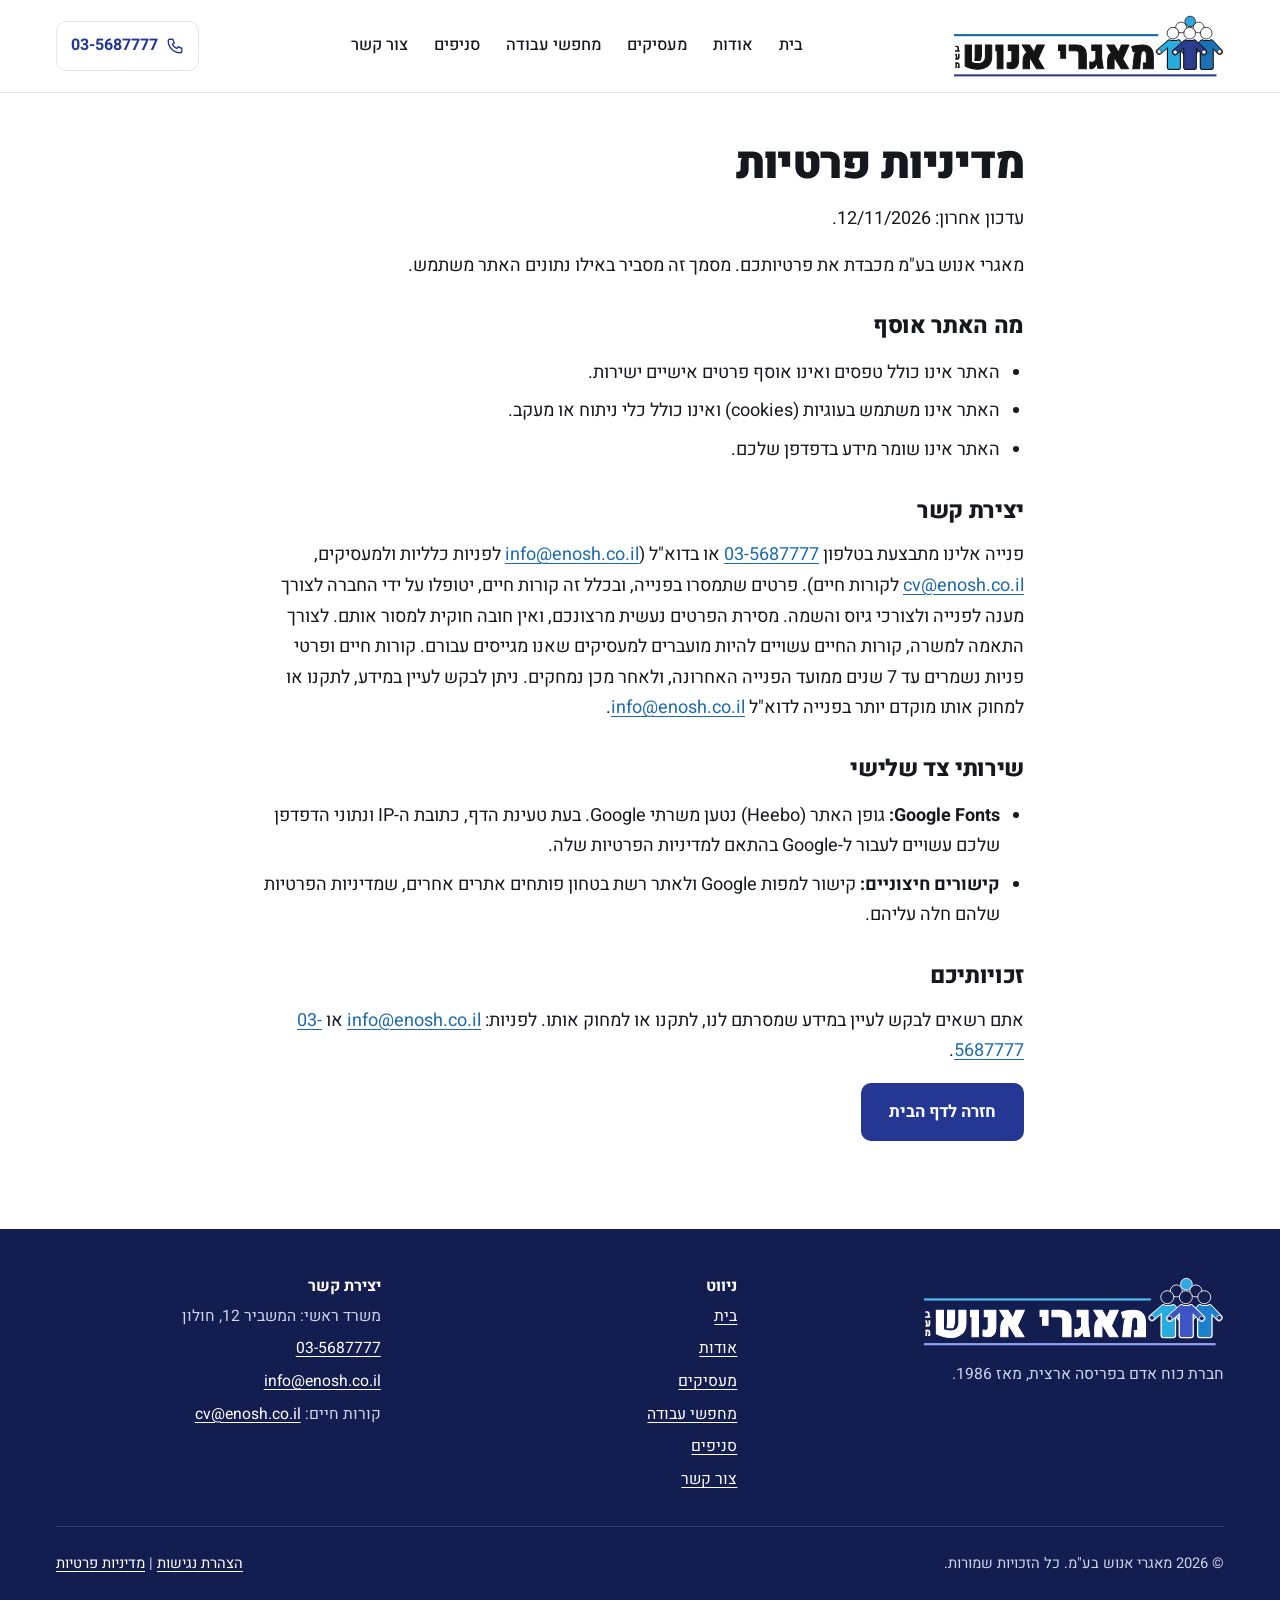
<file: privacy.html>
<!doctype html>
<html lang="he" dir="rtl">
<head>
<meta charset="utf-8">
<meta name="viewport" content="width=device-width,initial-scale=1">
<title>מדיניות פרטיות | מאגרי אנוש</title>
<meta name="description" content="מדיניות הפרטיות של אתר מאגרי אנוש: אין טפסים, אין עוגיות ואין כלי מעקב; שירותי צד שלישי ודרכי פנייה.">
<link rel="canonical" href="https://enosh.co.il/privacy.html">
<link rel="icon" href="favicon.svg" type="image/svg+xml">
<meta name="theme-color" content="#243793">
<meta property="og:type" content="website">
<meta property="og:locale" content="he_IL">
<meta property="og:site_name" content="מאגרי אנוש">
<meta property="og:title" content="מדיניות פרטיות | מאגרי אנוש">
<meta property="og:description" content="מדיניות הפרטיות של אתר מאגרי אנוש: אין טפסים, אין עוגיות ואין כלי מעקב; שירותי צד שלישי ודרכי פנייה.">
<meta property="og:url" content="https://enosh.co.il/privacy.html">
<meta property="og:image" content="https://enosh.co.il/assets/og-image.png">
<meta name="twitter:card" content="summary_large_image">
<link rel="preconnect" href="https://fonts.googleapis.com"><link rel="preconnect" href="https://fonts.gstatic.com" crossorigin><link rel="stylesheet" href="https://fonts.googleapis.com/css2?family=Heebo:wght@400;500;600;700;800;900&display=swap">
<link rel="stylesheet" href="styles.css">
<noscript><style>.nav{display:flex!important;position:static;flex-wrap:wrap;flex-direction:row;box-shadow:none}.menu-btn,.mo-btn,.chat-ctl .pause-btn,.mq-pause{display:none}.mtrack{animation:none!important;width:auto}.logos[aria-hidden]{display:none}.logos{flex-wrap:wrap;justify-content:center}</style></noscript>

</head>
<body>
<a class="skip" href="#main">דלגו לתוכן הראשי</a>
<header class="site-header"><div class="wrap bar">
<a class="logo" href="./" aria-label="מאגרי אנוש - דף הבית"><img src="assets/logo.svg" alt="מאגרי אנוש" width="431" height="99"></a>
<nav class="nav" id="site-nav" aria-label="ניווט ראשי"><a href="./">בית</a><a href="about.html">אודות</a><a href="employers.html">מעסיקים</a><a href="candidates.html">מחפשי עבודה</a><a href="branches.html">סניפים</a><a href="contact.html">צור קשר</a></nav>
<div class="hdr-end"><a class="hdr-cta" href="tel:+97235687777" aria-label="התקשרו אלינו: 03-5687777"><svg viewBox="0 0 24 24" fill="none" stroke="currentColor" stroke-width="1.8" stroke-linecap="round" stroke-linejoin="round" aria-hidden="true" focusable="false"><path d="M5 3h4l2 5-2.5 1.5a11 11 0 006 6L16 13l5 2v4a2 2 0 01-2 2A16 16 0 013 5a2 2 0 012-2z"/></svg><span class="num"><bdi>03-5687777</bdi></span></a>

<button class="menu-btn" id="menu-btn" type="button" aria-expanded="false" aria-controls="site-nav" aria-label="פתיחת תפריט"><svg viewBox="0 0 24 24" fill="none" stroke="currentColor" stroke-width="1.8" stroke-linecap="round" stroke-linejoin="round" aria-hidden="true" focusable="false"><path d="M4 7h16M4 12h16M4 17h16"/></svg></button></div>
</div></header>
<main id="main" tabindex="-1" class="wrap page">
<h1>מדיניות פרטיות</h1>
<p>עדכון אחרון: <time datetime="2026-11-12">12/11/2026</time>.</p>
<p>מאגרי אנוש בע"מ מכבדת את פרטיותכם. מסמך זה מסביר באילו נתונים האתר משתמש.</p>

<h2>מה האתר אוסף</h2>
<ul>
<li>האתר אינו כולל טפסים ואינו אוסף פרטים אישיים ישירות.</li>
<li>האתר אינו משתמש בעוגיות (<span lang="en">cookies</span>) ואינו כולל כלי ניתוח או מעקב.</li>
<li>האתר אינו שומר מידע בדפדפן שלכם.</li>
</ul>

<h2>יצירת קשר</h2>
<p>פנייה אלינו מתבצעת בטלפון <a href="tel:+97235687777"><bdi>03-5687777</bdi></a> או בדוא"ל (<a href="mailto:info@enosh.co.il">info@enosh.co.il</a> לפניות כלליות ולמעסיקים, <a href="mailto:cv@enosh.co.il">cv@enosh.co.il</a> לקורות חיים). פרטים שתמסרו בפנייה, ובכלל זה קורות חיים, יטופלו על ידי החברה לצורך מענה לפנייה ולצורכי גיוס והשמה. מסירת הפרטים נעשית מרצונכם, ואין חובה חוקית למסור אותם. לצורך התאמה למשרה, קורות החיים עשויים להיות מועברים למעסיקים שאנו מגייסים עבורם. קורות חיים ופרטי פניות נשמרים עד 7 שנים ממועד הפנייה האחרונה, ולאחר מכן נמחקים. ניתן לבקש לעיין במידע, לתקנו או למחוק אותו מוקדם יותר בפנייה לדוא"ל <a href="mailto:info@enosh.co.il">info@enosh.co.il</a>.</p>

<h2>שירותי צד שלישי</h2>
<ul>
<li><strong><span lang="en">Google Fonts</span>:</strong> גופן האתר (<span lang="en">Heebo</span>) נטען משרתי <span lang="en">Google</span>. בעת טעינת הדף, כתובת ה-<span lang="en">IP</span> ונתוני הדפדפן שלכם עשויים לעבור ל-<span lang="en">Google</span> בהתאם למדיניות הפרטיות שלה.</li>
<li><strong>קישורים חיצוניים:</strong> קישור למפות <span lang="en">Google</span> ולאתר רשת בטחון פותחים אתרים אחרים, שמדיניות הפרטיות שלהם חלה עליהם.</li>
</ul>

<h2>זכויותיכם</h2>
<p>אתם רשאים לבקש לעיין במידע שמסרתם לנו, לתקנו או למחוק אותו. לפניות: <a href="mailto:info@enosh.co.il">info@enosh.co.il</a> או <a href="tel:+97235687777"><bdi>03-5687777</bdi></a>.</p>

<p><a class="btn btn-dark" href="./">חזרה לדף הבית</a></p>
</main>
<footer class="site-footer"><div class="wrap">
<div class="foot">
<div><a class="foot-logo" href="./"><img src="assets/logo-white.svg" alt="מאגרי אנוש - דף הבית" width="431" height="99" loading="lazy"></a><p style="margin-top:16px">חברת כוח אדם בפריסה ארצית, מאז 1986.</p></div>
<div><h2>ניווט</h2><ul><li><a href="./">בית</a></li><li><a href="about.html">אודות</a></li><li><a href="employers.html">מעסיקים</a></li><li><a href="candidates.html">מחפשי עבודה</a></li><li><a href="branches.html">סניפים</a></li><li><a href="contact.html">צור קשר</a></li></ul></div>
<div><h2>יצירת קשר</h2><ul><li>משרד ראשי: המשביר 12, חולון</li><li><a href="tel:+97235687777"><bdi>03-5687777</bdi></a></li><li><a href="mailto:info@enosh.co.il">info@enosh.co.il</a></li><li>קורות חיים: <a href="mailto:cv@enosh.co.il">cv@enosh.co.il</a></li></ul></div>
</div>
<div class="foot-bottom"><p>&copy; 2026 מאגרי אנוש בע"מ. כל הזכויות שמורות.</p><p><a href="accessibility.html">הצהרת נגישות</a> | <a href="privacy.html">מדיניות פרטיות</a></p></div>
</div></footer>
<nav class="mbar" aria-label="פעולות מהירות"><a class="cv" href="mailto:cv@enosh.co.il?subject=%D7%A7%D7%95%D7%A8%D7%95%D7%AA%20%D7%97%D7%99%D7%99%D7%9D%20-%20%D7%9E%D7%97%D7%A4%D7%A9%2F%D7%AA%20%D7%A2%D7%91%D7%95%D7%93%D7%94"><svg viewBox="0 0 24 24" fill="none" stroke="currentColor" stroke-width="1.8" stroke-linecap="round" stroke-linejoin="round" aria-hidden="true" focusable="false"><rect x="3" y="5" width="18" height="14" rx="2"/><path d="M3 7l9 6 9-6"/></svg>שליחת קו&quot;ח</a><a class="call" href="tel:+97235687777" aria-label="התקשרו: 03-5687777"><svg viewBox="0 0 24 24" fill="none" stroke="currentColor" stroke-width="1.8" stroke-linecap="round" stroke-linejoin="round" aria-hidden="true" focusable="false"><path d="M5 3h4l2 5-2.5 1.5a11 11 0 006 6L16 13l5 2v4a2 2 0 01-2 2A16 16 0 013 5a2 2 0 012-2z"/></svg>התקשרו</a></nav>
<script src="scripts.js" defer></script>
</body>
</html>
</file>
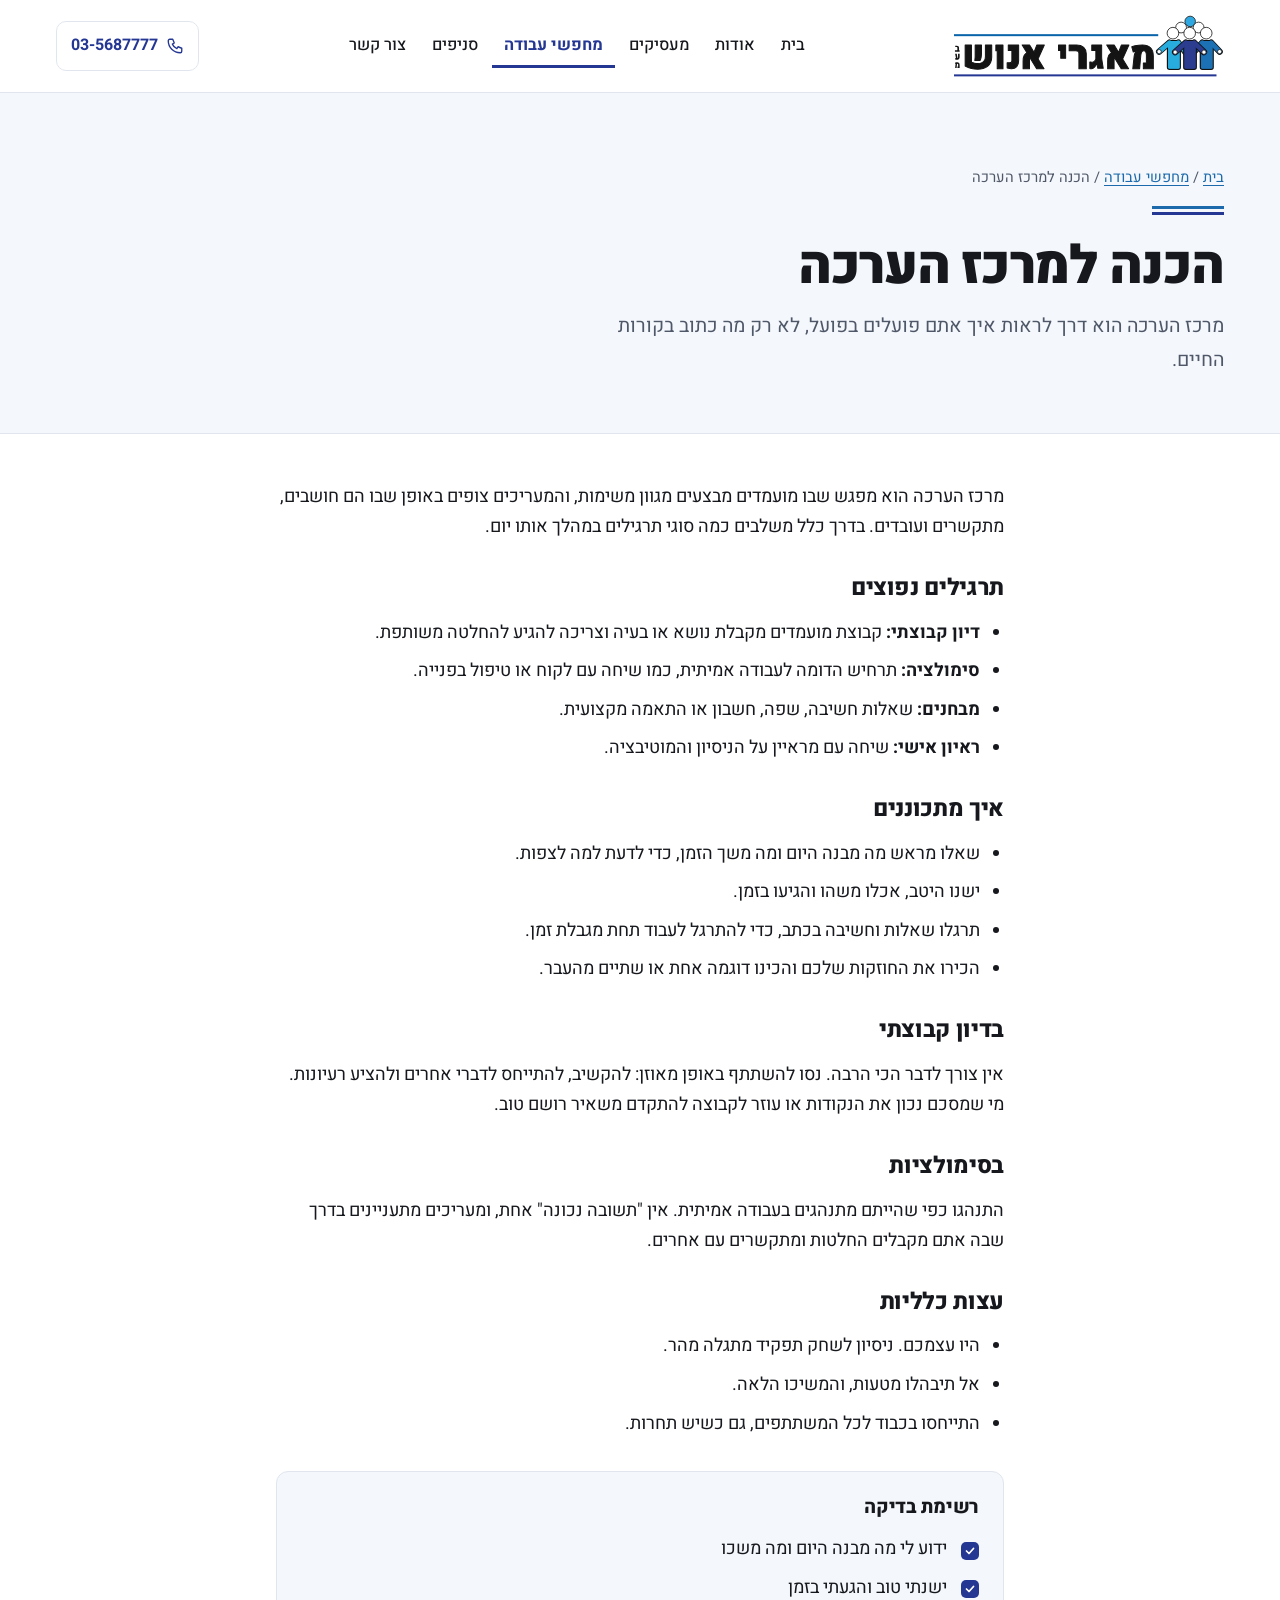
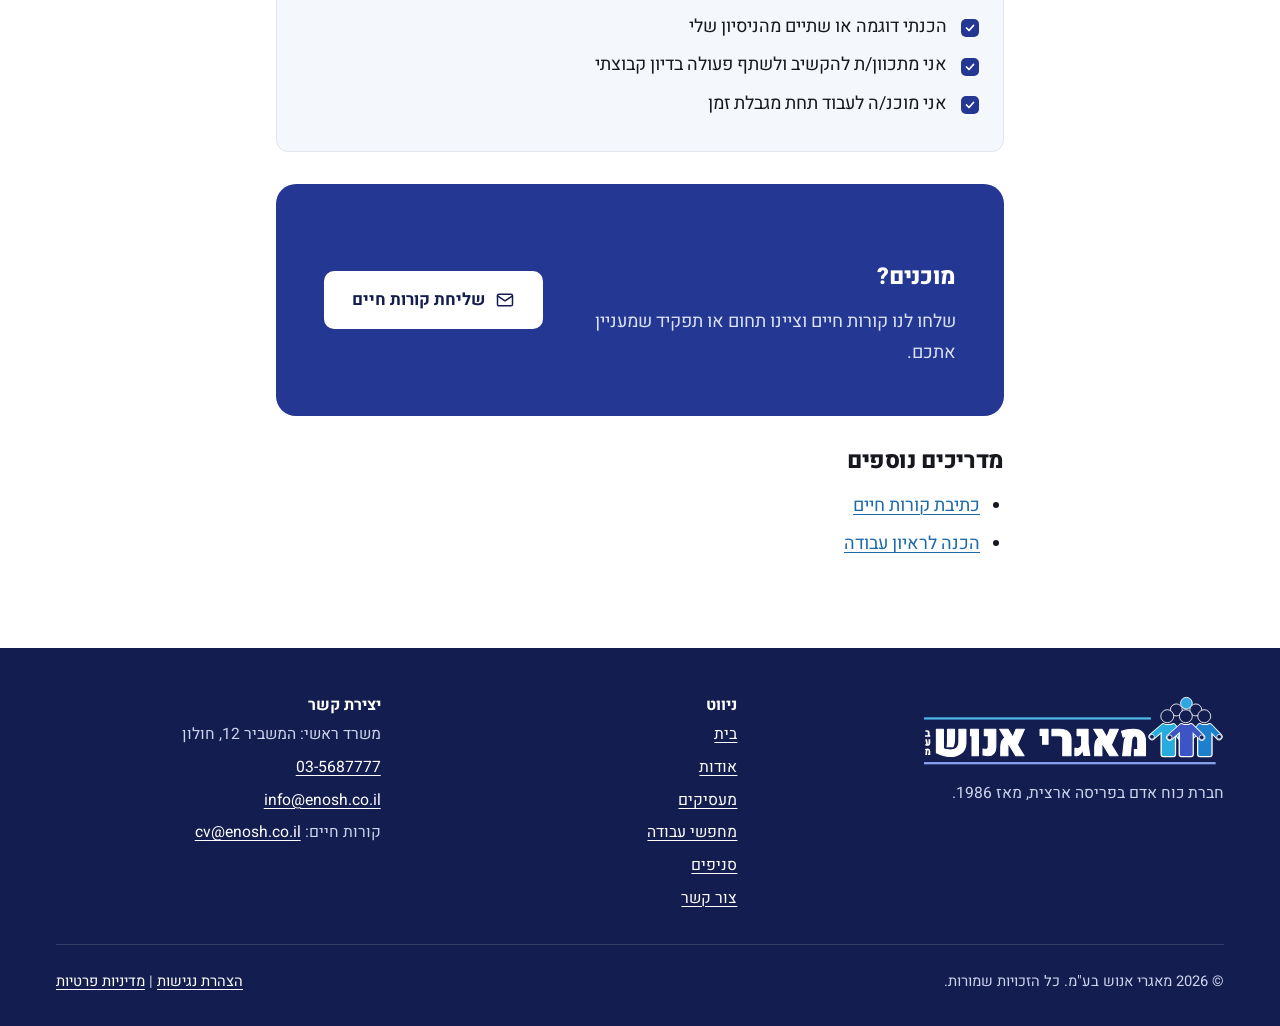
<file: guides/assessment-center.html>
<!doctype html>
<html lang="he" dir="rtl">
<head>
<meta charset="utf-8">
<meta name="viewport" content="width=device-width,initial-scale=1">
<title>הכנה למרכז הערכה | מאגרי אנוש</title>
<meta name="description" content="מה זה מרכז הערכה, אילו תרגילים נהוגים בו, ואיך מתכוננים בצורה רגועה.">
<link rel="canonical" href="https://enosh.co.il/guides/assessment-center.html">
<link rel="icon" href="../favicon.svg" type="image/svg+xml">
<meta name="theme-color" content="#243793">
<meta property="og:type" content="website">
<meta property="og:locale" content="he_IL">
<meta property="og:site_name" content="מאגרי אנוש">
<meta property="og:title" content="הכנה למרכז הערכה | מאגרי אנוש">
<meta property="og:description" content="מה זה מרכז הערכה, אילו תרגילים נהוגים בו, ואיך מתכוננים בצורה רגועה.">
<meta property="og:url" content="https://enosh.co.il/guides/assessment-center.html">
<meta property="og:image" content="https://enosh.co.il/assets/og-image.png">
<meta name="twitter:card" content="summary_large_image">
<link rel="preconnect" href="https://fonts.googleapis.com"><link rel="preconnect" href="https://fonts.gstatic.com" crossorigin><link rel="stylesheet" href="https://fonts.googleapis.com/css2?family=Heebo:wght@400;500;600;700;800;900&display=swap">
<link rel="stylesheet" href="../styles.css">
<noscript><style>.nav{display:flex!important;position:static;flex-wrap:wrap;flex-direction:row;box-shadow:none}.menu-btn,.mo-btn,.chat-ctl .pause-btn,.mq-pause{display:none}.mtrack{animation:none!important;width:auto}.logos[aria-hidden]{display:none}.logos{flex-wrap:wrap;justify-content:center}</style></noscript>

</head>
<body>
<a class="skip" href="#main">דלגו לתוכן הראשי</a>
<header class="site-header"><div class="wrap bar">
<a class="logo" href="../" aria-label="מאגרי אנוש - דף הבית"><img src="../assets/logo.svg" alt="מאגרי אנוש" width="431" height="99"></a>
<nav class="nav" id="site-nav" aria-label="ניווט ראשי"><a href="../">בית</a><a href="../about.html">אודות</a><a href="../employers.html">מעסיקים</a><a href="../candidates.html" aria-current="page">מחפשי עבודה</a><a href="../branches.html">סניפים</a><a href="../contact.html">צור קשר</a></nav>
<div class="hdr-end"><a class="hdr-cta" href="tel:+97235687777" aria-label="התקשרו אלינו: 03-5687777"><svg viewBox="0 0 24 24" fill="none" stroke="currentColor" stroke-width="1.8" stroke-linecap="round" stroke-linejoin="round" aria-hidden="true" focusable="false"><path d="M5 3h4l2 5-2.5 1.5a11 11 0 006 6L16 13l5 2v4a2 2 0 01-2 2A16 16 0 013 5a2 2 0 012-2z"/></svg><span class="num"><bdi>03-5687777</bdi></span></a>

<button class="menu-btn" id="menu-btn" type="button" aria-expanded="false" aria-controls="site-nav" aria-label="פתיחת תפריט"><svg viewBox="0 0 24 24" fill="none" stroke="currentColor" stroke-width="1.8" stroke-linecap="round" stroke-linejoin="round" aria-hidden="true" focusable="false"><path d="M4 7h16M4 12h16M4 17h16"/></svg></button></div>
</div></header>
<div class="progress" aria-hidden="true"><span></span></div><main id="main" tabindex="-1">
<section class="page-hero"><div class="wrap"><div class="crumbs"><a href="../">בית</a> / <a href="../candidates.html">מחפשי עבודה</a> / הכנה למרכז הערכה</div><span class="rule" aria-hidden="true"></span><h1>הכנה למרכז הערכה</h1><p class="lead">מרכז הערכה הוא דרך לראות איך אתם פועלים בפועל, לא רק מה כתוב בקורות החיים.</p></div></section>
<article class="wrap article">
<p>מרכז הערכה הוא מפגש שבו מועמדים מבצעים מגוון משימות, והמעריכים צופים באופן שבו הם חושבים, מתקשרים ועובדים. בדרך כלל משלבים כמה סוגי תרגילים במהלך אותו יום.</p>
<h2>תרגילים נפוצים</h2>
<ul><li><strong>דיון קבוצתי:</strong> קבוצת מועמדים מקבלת נושא או בעיה וצריכה להגיע להחלטה משותפת.</li>
<li><strong>סימולציה:</strong> תרחיש הדומה לעבודה אמיתית, כמו שיחה עם לקוח או טיפול בפנייה.</li>
<li><strong>מבחנים:</strong> שאלות חשיבה, שפה, חשבון או התאמה מקצועית.</li>
<li><strong>ראיון אישי:</strong> שיחה עם מראיין על הניסיון והמוטיבציה.</li></ul>
<h2>איך מתכוננים</h2>
<ul><li>שאלו מראש מה מבנה היום ומה משך הזמן, כדי לדעת למה לצפות.</li>
<li>ישנו היטב, אכלו משהו והגיעו בזמן.</li>
<li>תרגלו שאלות וחשיבה בכתב, כדי להתרגל לעבוד תחת מגבלת זמן.</li>
<li>הכירו את החוזקות שלכם והכינו דוגמה אחת או שתיים מהעבר.</li></ul>
<h2>בדיון קבוצתי</h2>
<p>אין צורך לדבר הכי הרבה. נסו להשתתף באופן מאוזן: להקשיב, להתייחס לדברי אחרים ולהציע רעיונות. מי שמסכם נכון את הנקודות או עוזר לקבוצה להתקדם משאיר רושם טוב.</p>
<h2>בסימולציות</h2>
<p>התנהגו כפי שהייתם מתנהגים בעבודה אמיתית. אין &quot;תשובה נכונה&quot; אחת, ומעריכים מתעניינים בדרך שבה אתם מקבלים החלטות ומתקשרים עם אחרים.</p>
<h2>עצות כלליות</h2>
<ul><li>היו עצמכם. ניסיון לשחק תפקיד מתגלה מהר.</li>
<li>אל תיבהלו מטעות, והמשיכו הלאה.</li>
<li>התייחסו בכבוד לכל המשתתפים, גם כשיש תחרות.</li></ul>
<div class="checklist"><h2>רשימת בדיקה</h2><ul><li>ידוע לי מה מבנה היום ומה משכו</li><li>ישנתי טוב והגעתי בזמן</li><li>הכנתי דוגמה או שתיים מהניסיון שלי</li><li>אני מתכוון/ת להקשיב ולשתף פעולה בדיון קבוצתי</li><li>אני מוכנ/ה לעבוד תחת מגבלת זמן</li></ul></div>
<div class="band"><div><h2>מוכנים?</h2><p>שלחו לנו קורות חיים וציינו תחום או תפקיד שמעניין אתכם.</p></div><div class="hero-cta"><a class="btn btn-primary" href="mailto:cv@enosh.co.il?subject=%D7%A7%D7%95%D7%A8%D7%95%D7%AA%20%D7%97%D7%99%D7%99%D7%9D%20-%20%D7%9E%D7%97%D7%A4%D7%A9%2F%D7%AA%20%D7%A2%D7%91%D7%95%D7%93%D7%94"><svg viewBox="0 0 24 24" fill="none" stroke="currentColor" stroke-width="1.8" stroke-linecap="round" stroke-linejoin="round" aria-hidden="true" focusable="false"><rect x="3" y="5" width="18" height="14" rx="2"/><path d="M3 7l9 6 9-6"/></svg>שליחת קורות חיים</a></div></div>
<h2>מדריכים נוספים</h2><ul><li><a href="../guides/resume.html">כתיבת קורות חיים</a></li><li><a href="../guides/interview.html">הכנה לראיון עבודה</a></li></ul>
</article></main>
<footer class="site-footer"><div class="wrap">
<div class="foot">
<div><a class="foot-logo" href="../"><img src="../assets/logo-white.svg" alt="מאגרי אנוש - דף הבית" width="431" height="99" loading="lazy"></a><p style="margin-top:16px">חברת כוח אדם בפריסה ארצית, מאז 1986.</p></div>
<div><h2>ניווט</h2><ul><li><a href="../">בית</a></li><li><a href="../about.html">אודות</a></li><li><a href="../employers.html">מעסיקים</a></li><li><a href="../candidates.html">מחפשי עבודה</a></li><li><a href="../branches.html">סניפים</a></li><li><a href="../contact.html">צור קשר</a></li></ul></div>
<div><h2>יצירת קשר</h2><ul><li>משרד ראשי: המשביר 12, חולון</li><li><a href="tel:+97235687777"><bdi>03-5687777</bdi></a></li><li><a href="mailto:info@enosh.co.il">info@enosh.co.il</a></li><li>קורות חיים: <a href="mailto:cv@enosh.co.il">cv@enosh.co.il</a></li></ul></div>
</div>
<div class="foot-bottom"><p>&copy; 2026 מאגרי אנוש בע"מ. כל הזכויות שמורות.</p><p><a href="../accessibility.html">הצהרת נגישות</a> | <a href="../privacy.html">מדיניות פרטיות</a></p></div>
</div></footer>
<nav class="mbar" aria-label="פעולות מהירות"><a class="cv" href="mailto:cv@enosh.co.il?subject=%D7%A7%D7%95%D7%A8%D7%95%D7%AA%20%D7%97%D7%99%D7%99%D7%9D%20-%20%D7%9E%D7%97%D7%A4%D7%A9%2F%D7%AA%20%D7%A2%D7%91%D7%95%D7%93%D7%94"><svg viewBox="0 0 24 24" fill="none" stroke="currentColor" stroke-width="1.8" stroke-linecap="round" stroke-linejoin="round" aria-hidden="true" focusable="false"><rect x="3" y="5" width="18" height="14" rx="2"/><path d="M3 7l9 6 9-6"/></svg>שליחת קו&quot;ח</a><a class="call" href="tel:+97235687777" aria-label="התקשרו: 03-5687777"><svg viewBox="0 0 24 24" fill="none" stroke="currentColor" stroke-width="1.8" stroke-linecap="round" stroke-linejoin="round" aria-hidden="true" focusable="false"><path d="M5 3h4l2 5-2.5 1.5a11 11 0 006 6L16 13l5 2v4a2 2 0 01-2 2A16 16 0 013 5a2 2 0 012-2z"/></svg>התקשרו</a></nav>
<script src="../scripts.js" defer></script>
</body>
</html>
</file>
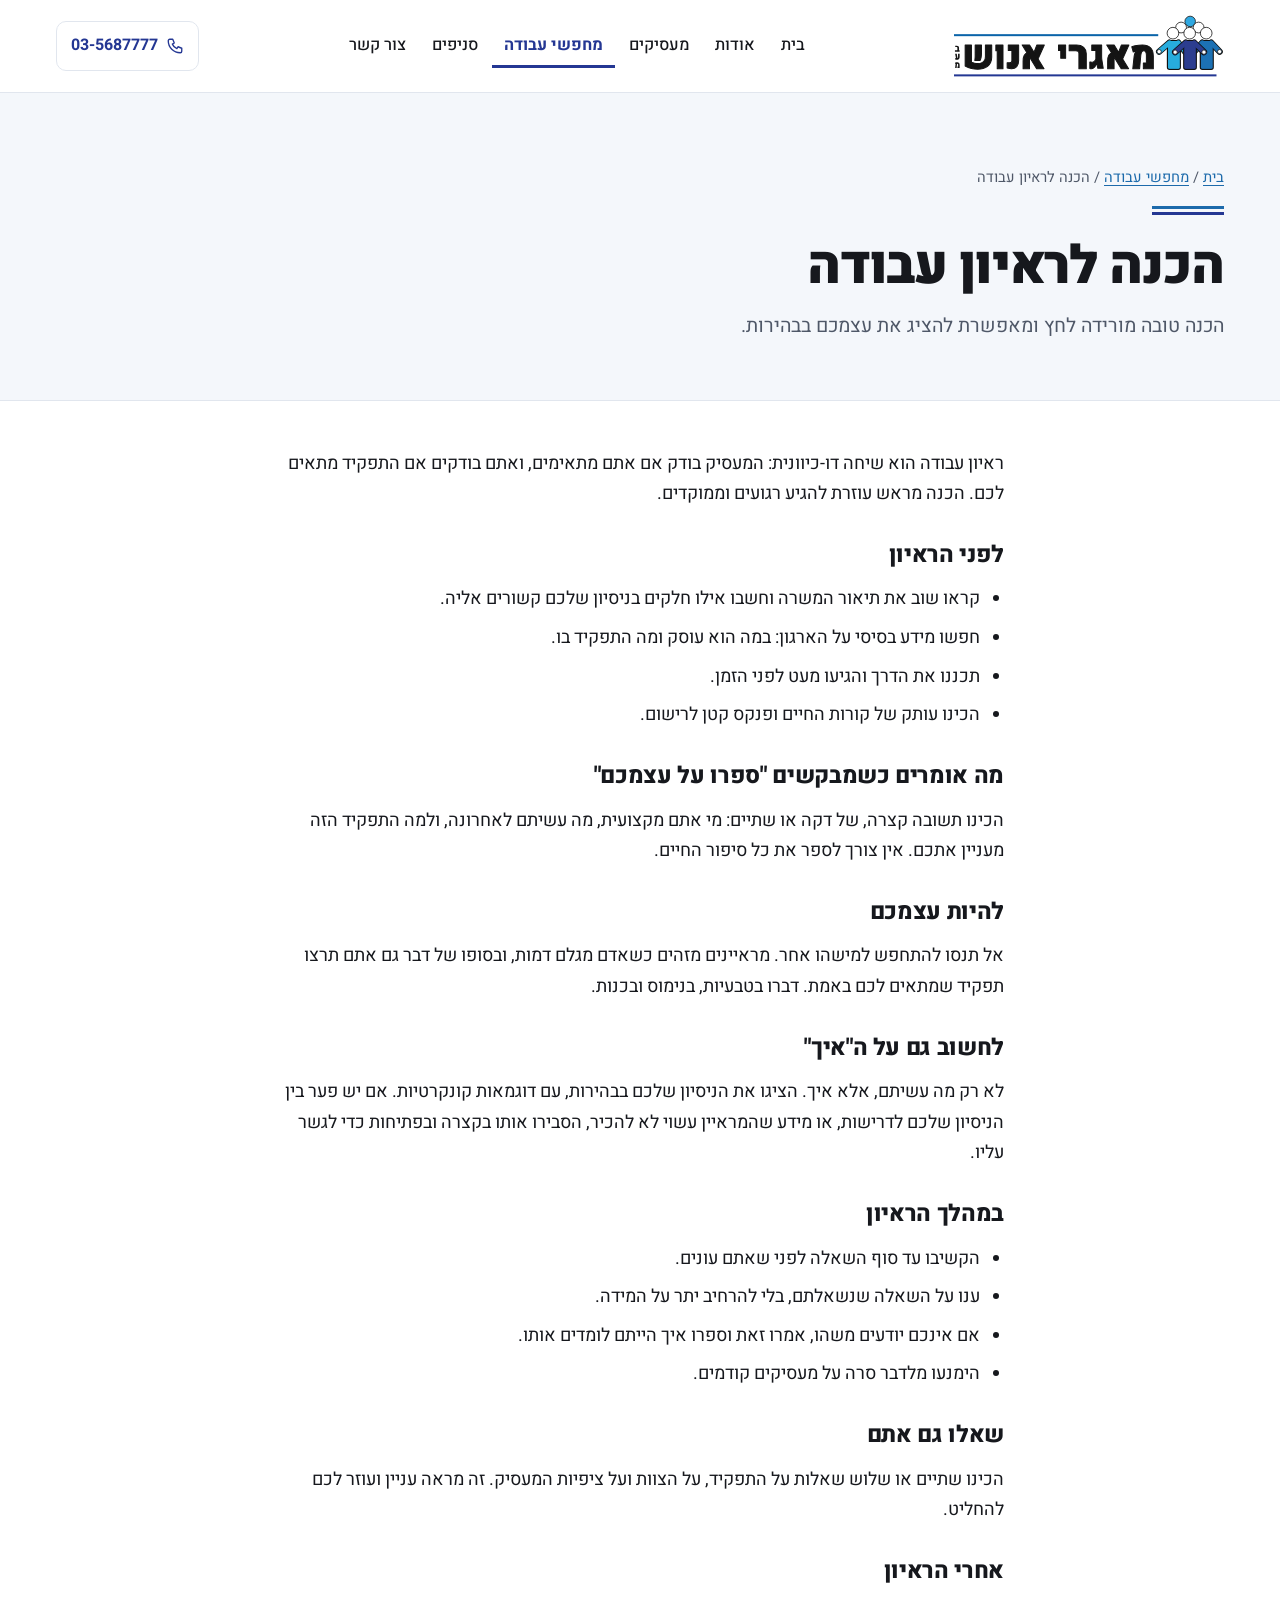
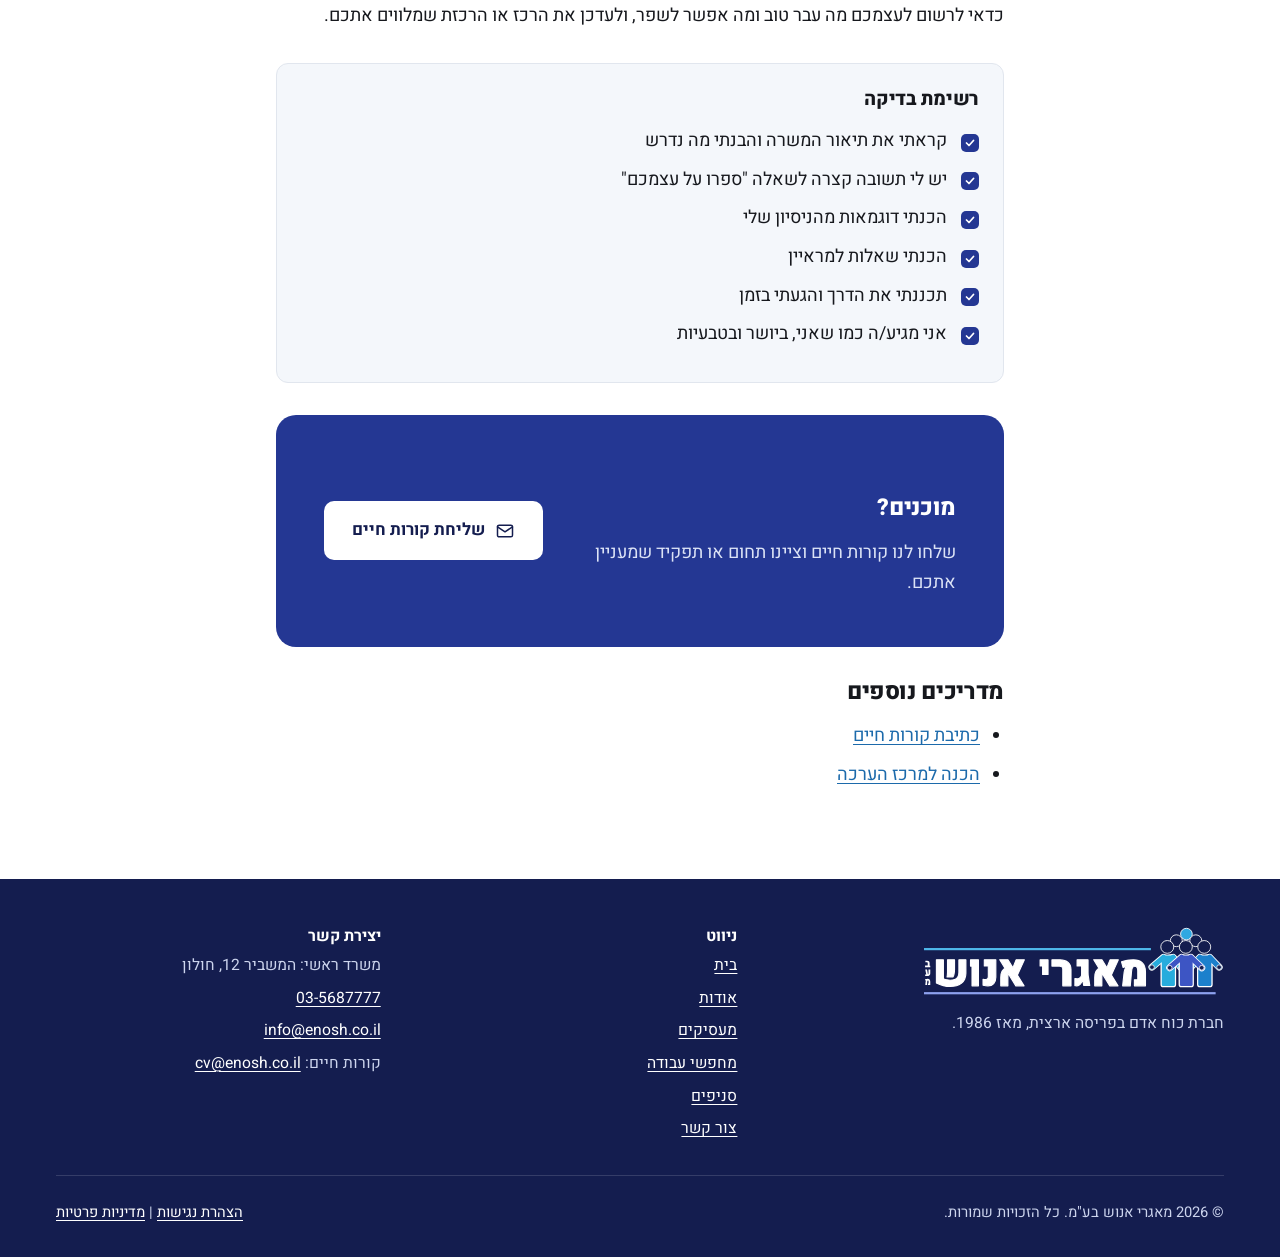
<file: guides/interview.html>
<!doctype html>
<html lang="he" dir="rtl">
<head>
<meta charset="utf-8">
<meta name="viewport" content="width=device-width,initial-scale=1">
<title>הכנה לראיון עבודה | מאגרי אנוש</title>
<meta name="description" content="מדריך מעשי להכנה לראיון עבודה: לפני, במהלך ואחרי הראיון.">
<link rel="canonical" href="https://enosh.co.il/guides/interview.html">
<link rel="icon" href="../favicon.svg" type="image/svg+xml">
<meta name="theme-color" content="#243793">
<meta property="og:type" content="website">
<meta property="og:locale" content="he_IL">
<meta property="og:site_name" content="מאגרי אנוש">
<meta property="og:title" content="הכנה לראיון עבודה | מאגרי אנוש">
<meta property="og:description" content="מדריך מעשי להכנה לראיון עבודה: לפני, במהלך ואחרי הראיון.">
<meta property="og:url" content="https://enosh.co.il/guides/interview.html">
<meta property="og:image" content="https://enosh.co.il/assets/og-image.png">
<meta name="twitter:card" content="summary_large_image">
<link rel="preconnect" href="https://fonts.googleapis.com"><link rel="preconnect" href="https://fonts.gstatic.com" crossorigin><link rel="stylesheet" href="https://fonts.googleapis.com/css2?family=Heebo:wght@400;500;600;700;800;900&display=swap">
<link rel="stylesheet" href="../styles.css">
<noscript><style>.nav{display:flex!important;position:static;flex-wrap:wrap;flex-direction:row;box-shadow:none}.menu-btn,.mo-btn,.chat-ctl .pause-btn,.mq-pause{display:none}.mtrack{animation:none!important;width:auto}.logos[aria-hidden]{display:none}.logos{flex-wrap:wrap;justify-content:center}</style></noscript>

</head>
<body>
<a class="skip" href="#main">דלגו לתוכן הראשי</a>
<header class="site-header"><div class="wrap bar">
<a class="logo" href="../" aria-label="מאגרי אנוש - דף הבית"><img src="../assets/logo.svg" alt="מאגרי אנוש" width="431" height="99"></a>
<nav class="nav" id="site-nav" aria-label="ניווט ראשי"><a href="../">בית</a><a href="../about.html">אודות</a><a href="../employers.html">מעסיקים</a><a href="../candidates.html" aria-current="page">מחפשי עבודה</a><a href="../branches.html">סניפים</a><a href="../contact.html">צור קשר</a></nav>
<div class="hdr-end"><a class="hdr-cta" href="tel:+97235687777" aria-label="התקשרו אלינו: 03-5687777"><svg viewBox="0 0 24 24" fill="none" stroke="currentColor" stroke-width="1.8" stroke-linecap="round" stroke-linejoin="round" aria-hidden="true" focusable="false"><path d="M5 3h4l2 5-2.5 1.5a11 11 0 006 6L16 13l5 2v4a2 2 0 01-2 2A16 16 0 013 5a2 2 0 012-2z"/></svg><span class="num"><bdi>03-5687777</bdi></span></a>

<button class="menu-btn" id="menu-btn" type="button" aria-expanded="false" aria-controls="site-nav" aria-label="פתיחת תפריט"><svg viewBox="0 0 24 24" fill="none" stroke="currentColor" stroke-width="1.8" stroke-linecap="round" stroke-linejoin="round" aria-hidden="true" focusable="false"><path d="M4 7h16M4 12h16M4 17h16"/></svg></button></div>
</div></header>
<div class="progress" aria-hidden="true"><span></span></div><main id="main" tabindex="-1">
<section class="page-hero"><div class="wrap"><div class="crumbs"><a href="../">בית</a> / <a href="../candidates.html">מחפשי עבודה</a> / הכנה לראיון עבודה</div><span class="rule" aria-hidden="true"></span><h1>הכנה לראיון עבודה</h1><p class="lead">הכנה טובה מורידה לחץ ומאפשרת להציג את עצמכם בבהירות.</p></div></section>
<article class="wrap article">
<p>ראיון עבודה הוא שיחה דו-כיוונית: המעסיק בודק אם אתם מתאימים, ואתם בודקים אם התפקיד מתאים לכם. הכנה מראש עוזרת להגיע רגועים וממוקדים.</p>
<h2>לפני הראיון</h2>
<ul><li>קראו שוב את תיאור המשרה וחשבו אילו חלקים בניסיון שלכם קשורים אליה.</li>
<li>חפשו מידע בסיסי על הארגון: במה הוא עוסק ומה התפקיד בו.</li>
<li>תכננו את הדרך והגיעו מעט לפני הזמן.</li>
<li>הכינו עותק של קורות החיים ופנקס קטן לרישום.</li></ul>
<h2>מה אומרים כשמבקשים &quot;ספרו על עצמכם&quot;</h2>
<p>הכינו תשובה קצרה, של דקה או שתיים: מי אתם מקצועית, מה עשיתם לאחרונה, ולמה התפקיד הזה מעניין אתכם. אין צורך לספר את כל סיפור החיים.</p>
<h2>להיות עצמכם</h2>
<p>אל תנסו להתחפש למישהו אחר. מראיינים מזהים כשאדם מגלם דמות, ובסופו של דבר גם אתם תרצו תפקיד שמתאים לכם באמת. דברו בטבעיות, בנימוס ובכנות.</p>
<h2>לחשוב גם על ה&quot;איך&quot;</h2>
<p>לא רק מה עשיתם, אלא איך. הציגו את הניסיון שלכם בבהירות, עם דוגמאות קונקרטיות. אם יש פער בין הניסיון שלכם לדרישות, או מידע שהמראיין עשוי לא להכיר, הסבירו אותו בקצרה ובפתיחות כדי לגשר עליו.</p>
<h2>במהלך הראיון</h2>
<ul><li>הקשיבו עד סוף השאלה לפני שאתם עונים.</li>
<li>ענו על השאלה שנשאלתם, בלי להרחיב יתר על המידה.</li>
<li>אם אינכם יודעים משהו, אמרו זאת וספרו איך הייתם לומדים אותו.</li>
<li>הימנעו מלדבר סרה על מעסיקים קודמים.</li></ul>
<h2>שאלו גם אתם</h2>
<p>הכינו שתיים או שלוש שאלות על התפקיד, על הצוות ועל ציפיות המעסיק. זה מראה עניין ועוזר לכם להחליט.</p>
<h2>אחרי הראיון</h2>
<p>כדאי לרשום לעצמכם מה עבר טוב ומה אפשר לשפר, ולעדכן את הרכז או הרכזת שמלווים אתכם.</p>
<div class="checklist"><h2>רשימת בדיקה</h2><ul><li>קראתי את תיאור המשרה והבנתי מה נדרש</li><li>יש לי תשובה קצרה לשאלה &quot;ספרו על עצמכם&quot;</li><li>הכנתי דוגמאות מהניסיון שלי</li><li>הכנתי שאלות למראיין</li><li>תכננתי את הדרך והגעתי בזמן</li><li>אני מגיע/ה כמו שאני, ביושר ובטבעיות</li></ul></div>
<div class="band"><div><h2>מוכנים?</h2><p>שלחו לנו קורות חיים וציינו תחום או תפקיד שמעניין אתכם.</p></div><div class="hero-cta"><a class="btn btn-primary" href="mailto:cv@enosh.co.il?subject=%D7%A7%D7%95%D7%A8%D7%95%D7%AA%20%D7%97%D7%99%D7%99%D7%9D%20-%20%D7%9E%D7%97%D7%A4%D7%A9%2F%D7%AA%20%D7%A2%D7%91%D7%95%D7%93%D7%94"><svg viewBox="0 0 24 24" fill="none" stroke="currentColor" stroke-width="1.8" stroke-linecap="round" stroke-linejoin="round" aria-hidden="true" focusable="false"><rect x="3" y="5" width="18" height="14" rx="2"/><path d="M3 7l9 6 9-6"/></svg>שליחת קורות חיים</a></div></div>
<h2>מדריכים נוספים</h2><ul><li><a href="../guides/resume.html">כתיבת קורות חיים</a></li><li><a href="../guides/assessment-center.html">הכנה למרכז הערכה</a></li></ul>
</article></main>
<footer class="site-footer"><div class="wrap">
<div class="foot">
<div><a class="foot-logo" href="../"><img src="../assets/logo-white.svg" alt="מאגרי אנוש - דף הבית" width="431" height="99" loading="lazy"></a><p style="margin-top:16px">חברת כוח אדם בפריסה ארצית, מאז 1986.</p></div>
<div><h2>ניווט</h2><ul><li><a href="../">בית</a></li><li><a href="../about.html">אודות</a></li><li><a href="../employers.html">מעסיקים</a></li><li><a href="../candidates.html">מחפשי עבודה</a></li><li><a href="../branches.html">סניפים</a></li><li><a href="../contact.html">צור קשר</a></li></ul></div>
<div><h2>יצירת קשר</h2><ul><li>משרד ראשי: המשביר 12, חולון</li><li><a href="tel:+97235687777"><bdi>03-5687777</bdi></a></li><li><a href="mailto:info@enosh.co.il">info@enosh.co.il</a></li><li>קורות חיים: <a href="mailto:cv@enosh.co.il">cv@enosh.co.il</a></li></ul></div>
</div>
<div class="foot-bottom"><p>&copy; 2026 מאגרי אנוש בע"מ. כל הזכויות שמורות.</p><p><a href="../accessibility.html">הצהרת נגישות</a> | <a href="../privacy.html">מדיניות פרטיות</a></p></div>
</div></footer>
<nav class="mbar" aria-label="פעולות מהירות"><a class="cv" href="mailto:cv@enosh.co.il?subject=%D7%A7%D7%95%D7%A8%D7%95%D7%AA%20%D7%97%D7%99%D7%99%D7%9D%20-%20%D7%9E%D7%97%D7%A4%D7%A9%2F%D7%AA%20%D7%A2%D7%91%D7%95%D7%93%D7%94"><svg viewBox="0 0 24 24" fill="none" stroke="currentColor" stroke-width="1.8" stroke-linecap="round" stroke-linejoin="round" aria-hidden="true" focusable="false"><rect x="3" y="5" width="18" height="14" rx="2"/><path d="M3 7l9 6 9-6"/></svg>שליחת קו&quot;ח</a><a class="call" href="tel:+97235687777" aria-label="התקשרו: 03-5687777"><svg viewBox="0 0 24 24" fill="none" stroke="currentColor" stroke-width="1.8" stroke-linecap="round" stroke-linejoin="round" aria-hidden="true" focusable="false"><path d="M5 3h4l2 5-2.5 1.5a11 11 0 006 6L16 13l5 2v4a2 2 0 01-2 2A16 16 0 013 5a2 2 0 012-2z"/></svg>התקשרו</a></nav>
<script src="../scripts.js" defer></script>
</body>
</html>
</file>
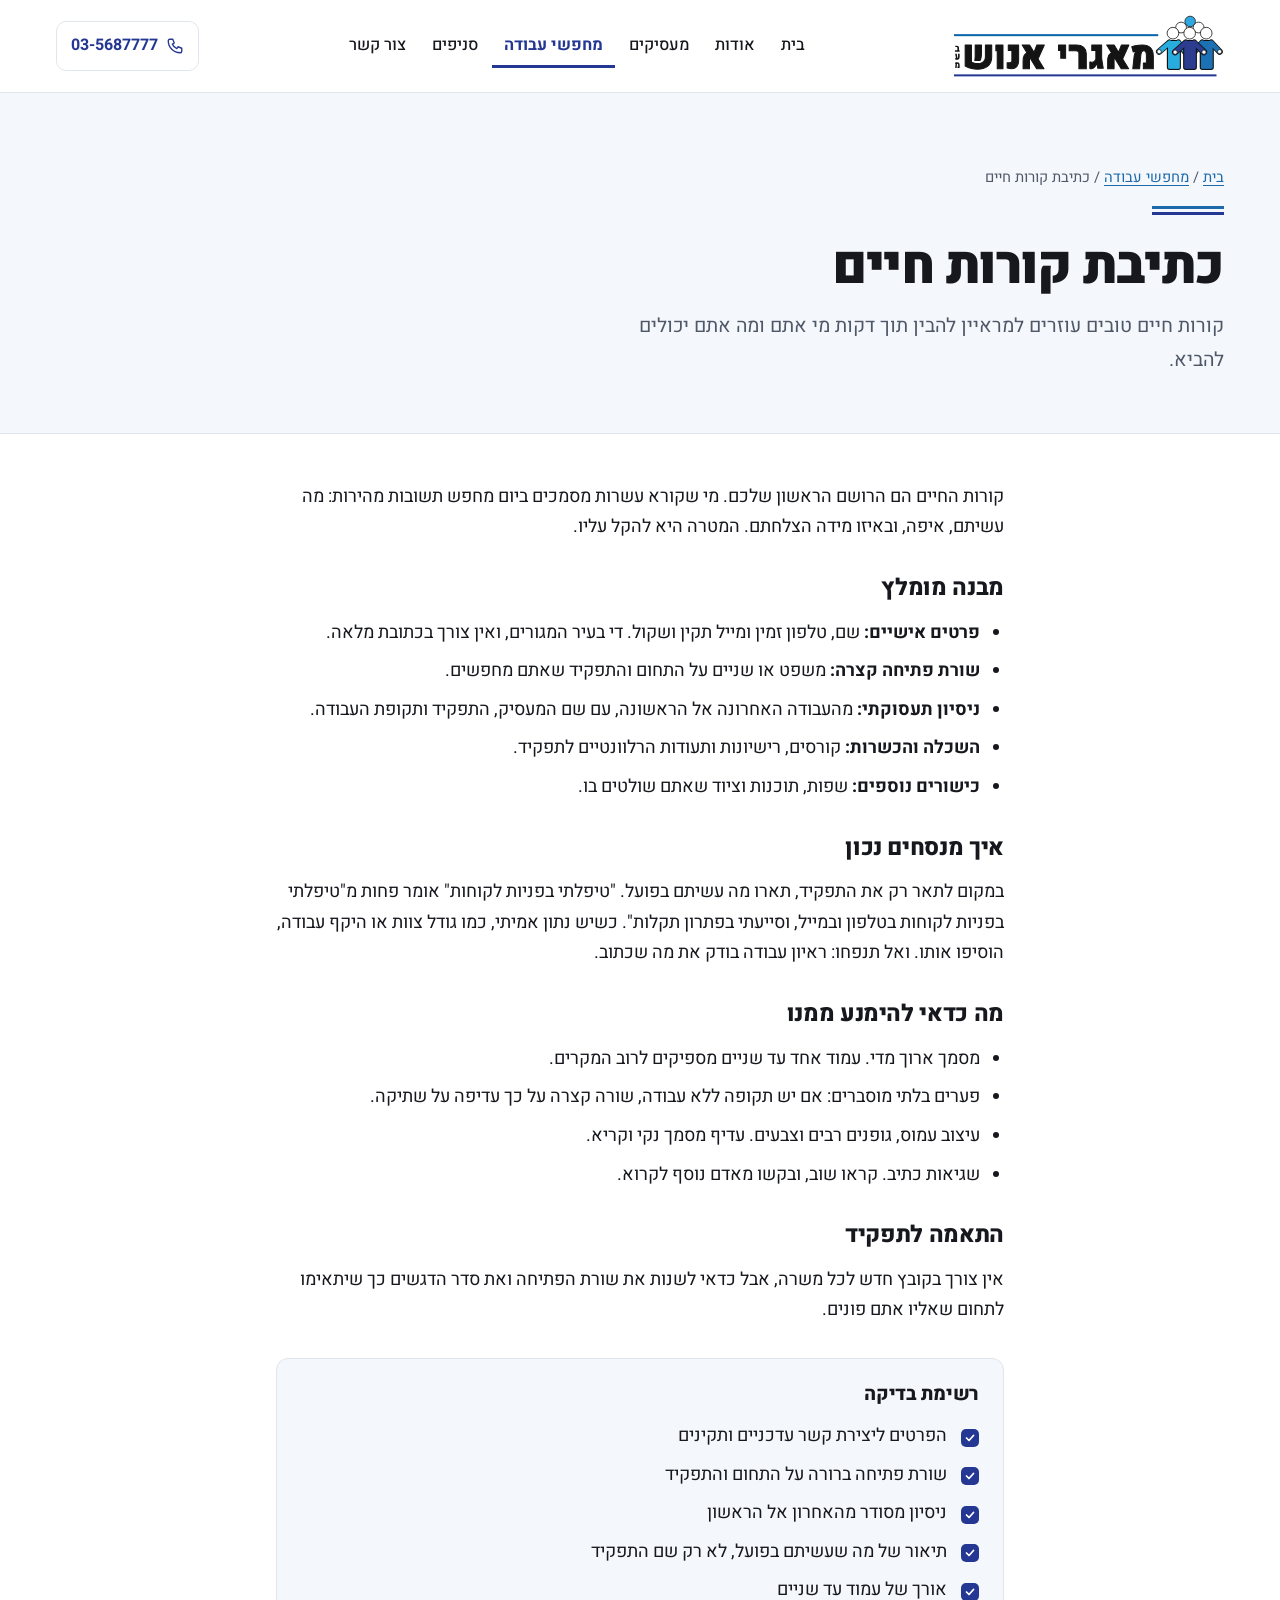
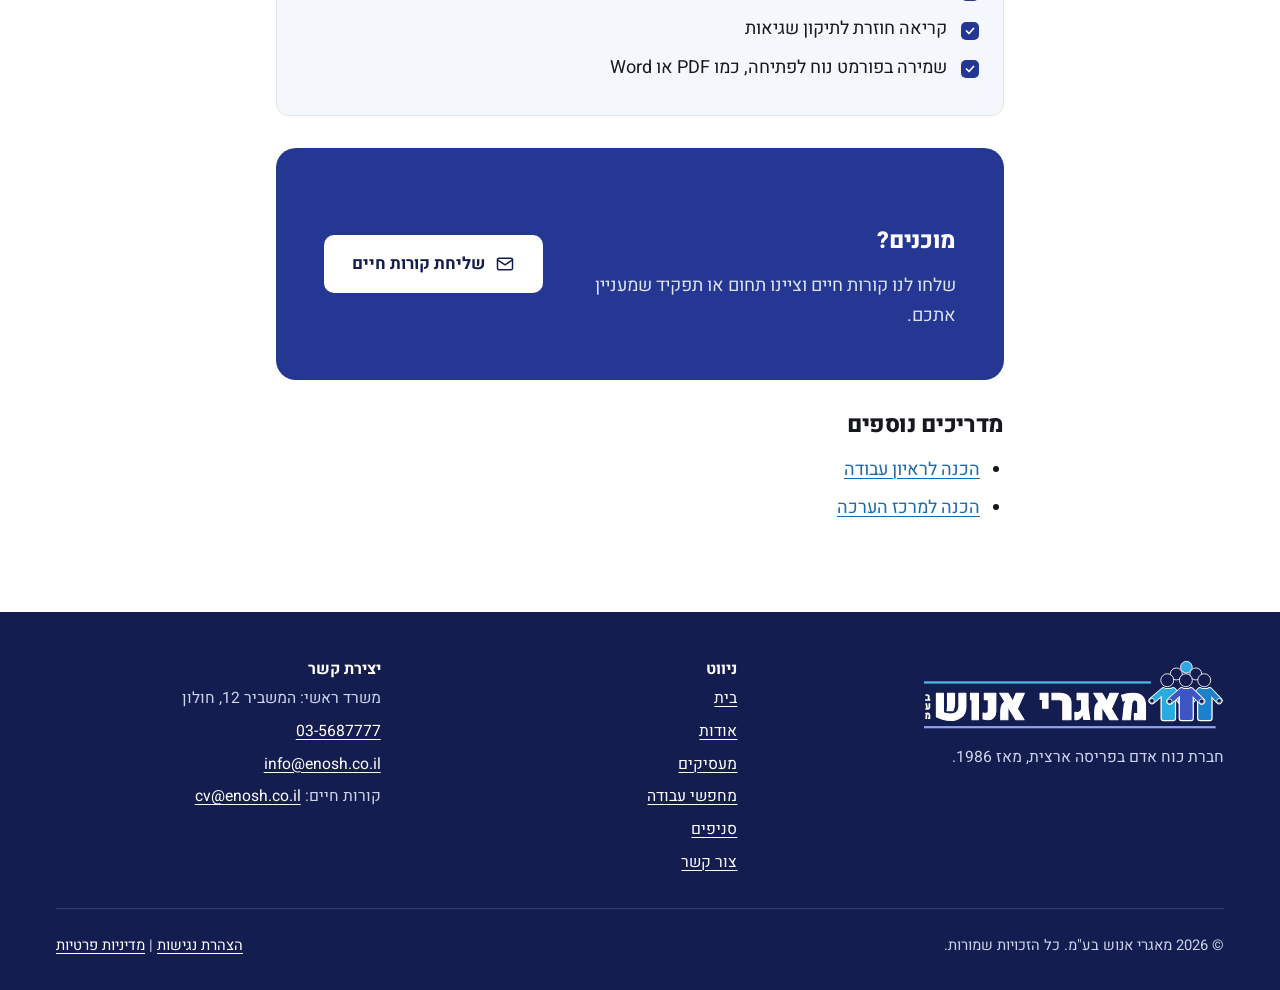
<file: guides/resume.html>
<!doctype html>
<html lang="he" dir="rtl">
<head>
<meta charset="utf-8">
<meta name="viewport" content="width=device-width,initial-scale=1">
<title>כתיבת קורות חיים | מאגרי אנוש</title>
<meta name="description" content="מדריך מעשי לכתיבת קורות חיים: מבנה, ניסוח, מה לכלול ומה להשאיר בחוץ.">
<link rel="canonical" href="https://enosh.co.il/guides/resume.html">
<link rel="icon" href="../favicon.svg" type="image/svg+xml">
<meta name="theme-color" content="#243793">
<meta property="og:type" content="website">
<meta property="og:locale" content="he_IL">
<meta property="og:site_name" content="מאגרי אנוש">
<meta property="og:title" content="כתיבת קורות חיים | מאגרי אנוש">
<meta property="og:description" content="מדריך מעשי לכתיבת קורות חיים: מבנה, ניסוח, מה לכלול ומה להשאיר בחוץ.">
<meta property="og:url" content="https://enosh.co.il/guides/resume.html">
<meta property="og:image" content="https://enosh.co.il/assets/og-image.png">
<meta name="twitter:card" content="summary_large_image">
<link rel="preconnect" href="https://fonts.googleapis.com"><link rel="preconnect" href="https://fonts.gstatic.com" crossorigin><link rel="stylesheet" href="https://fonts.googleapis.com/css2?family=Heebo:wght@400;500;600;700;800;900&display=swap">
<link rel="stylesheet" href="../styles.css">
<noscript><style>.nav{display:flex!important;position:static;flex-wrap:wrap;flex-direction:row;box-shadow:none}.menu-btn,.mo-btn,.chat-ctl .pause-btn,.mq-pause{display:none}.mtrack{animation:none!important;width:auto}.logos[aria-hidden]{display:none}.logos{flex-wrap:wrap;justify-content:center}</style></noscript>

</head>
<body>
<a class="skip" href="#main">דלגו לתוכן הראשי</a>
<header class="site-header"><div class="wrap bar">
<a class="logo" href="../" aria-label="מאגרי אנוש - דף הבית"><img src="../assets/logo.svg" alt="מאגרי אנוש" width="431" height="99"></a>
<nav class="nav" id="site-nav" aria-label="ניווט ראשי"><a href="../">בית</a><a href="../about.html">אודות</a><a href="../employers.html">מעסיקים</a><a href="../candidates.html" aria-current="page">מחפשי עבודה</a><a href="../branches.html">סניפים</a><a href="../contact.html">צור קשר</a></nav>
<div class="hdr-end"><a class="hdr-cta" href="tel:+97235687777" aria-label="התקשרו אלינו: 03-5687777"><svg viewBox="0 0 24 24" fill="none" stroke="currentColor" stroke-width="1.8" stroke-linecap="round" stroke-linejoin="round" aria-hidden="true" focusable="false"><path d="M5 3h4l2 5-2.5 1.5a11 11 0 006 6L16 13l5 2v4a2 2 0 01-2 2A16 16 0 013 5a2 2 0 012-2z"/></svg><span class="num"><bdi>03-5687777</bdi></span></a>

<button class="menu-btn" id="menu-btn" type="button" aria-expanded="false" aria-controls="site-nav" aria-label="פתיחת תפריט"><svg viewBox="0 0 24 24" fill="none" stroke="currentColor" stroke-width="1.8" stroke-linecap="round" stroke-linejoin="round" aria-hidden="true" focusable="false"><path d="M4 7h16M4 12h16M4 17h16"/></svg></button></div>
</div></header>
<div class="progress" aria-hidden="true"><span></span></div><main id="main" tabindex="-1">
<section class="page-hero"><div class="wrap"><div class="crumbs"><a href="../">בית</a> / <a href="../candidates.html">מחפשי עבודה</a> / כתיבת קורות חיים</div><span class="rule" aria-hidden="true"></span><h1>כתיבת קורות חיים</h1><p class="lead">קורות חיים טובים עוזרים למראיין להבין תוך דקות מי אתם ומה אתם יכולים להביא.</p></div></section>
<article class="wrap article">
<p>קורות החיים הם הרושם הראשון שלכם. מי שקורא עשרות מסמכים ביום מחפש תשובות מהירות: מה עשיתם, איפה, ובאיזו מידה הצלחתם. המטרה היא להקל עליו.</p>
<h2>מבנה מומלץ</h2>
<ul><li><strong>פרטים אישיים:</strong> שם, טלפון זמין ומייל תקין ושקול. די בעיר המגורים, ואין צורך בכתובת מלאה.</li>
<li><strong>שורת פתיחה קצרה:</strong> משפט או שניים על התחום והתפקיד שאתם מחפשים.</li>
<li><strong>ניסיון תעסוקתי:</strong> מהעבודה האחרונה אל הראשונה, עם שם המעסיק, התפקיד ותקופת העבודה.</li>
<li><strong>השכלה והכשרות:</strong> קורסים, רישיונות ותעודות הרלוונטיים לתפקיד.</li>
<li><strong>כישורים נוספים:</strong> שפות, תוכנות וציוד שאתם שולטים בו.</li></ul>
<h2>איך מנסחים נכון</h2>
<p>במקום לתאר רק את התפקיד, תארו מה עשיתם בפועל. &quot;טיפלתי בפניות לקוחות&quot; אומר פחות מ&quot;טיפלתי בפניות לקוחות בטלפון ובמייל, וסייעתי בפתרון תקלות&quot;. כשיש נתון אמיתי, כמו גודל צוות או היקף עבודה, הוסיפו אותו. ואל תנפחו: ראיון עבודה בודק את מה שכתוב.</p>
<h2>מה כדאי להימנע ממנו</h2>
<ul><li>מסמך ארוך מדי. עמוד אחד עד שניים מספיקים לרוב המקרים.</li>
<li>פערים בלתי מוסברים: אם יש תקופה ללא עבודה, שורה קצרה על כך עדיפה על שתיקה.</li>
<li>עיצוב עמוס, גופנים רבים וצבעים. עדיף מסמך נקי וקריא.</li>
<li>שגיאות כתיב. קראו שוב, ובקשו מאדם נוסף לקרוא.</li></ul>
<h2>התאמה לתפקיד</h2>
<p>אין צורך בקובץ חדש לכל משרה, אבל כדאי לשנות את שורת הפתיחה ואת סדר הדגשים כך שיתאימו לתחום שאליו אתם פונים.</p>
<div class="checklist"><h2>רשימת בדיקה</h2><ul><li>הפרטים ליצירת קשר עדכניים ותקינים</li><li>שורת פתיחה ברורה על התחום והתפקיד</li><li>ניסיון מסודר מהאחרון אל הראשון</li><li>תיאור של מה שעשיתם בפועל, לא רק שם התפקיד</li><li>אורך של עמוד עד שניים</li><li>קריאה חוזרת לתיקון שגיאות</li><li>שמירה בפורמט נוח לפתיחה, כמו PDF או Word</li></ul></div>
<div class="band"><div><h2>מוכנים?</h2><p>שלחו לנו קורות חיים וציינו תחום או תפקיד שמעניין אתכם.</p></div><div class="hero-cta"><a class="btn btn-primary" href="mailto:cv@enosh.co.il?subject=%D7%A7%D7%95%D7%A8%D7%95%D7%AA%20%D7%97%D7%99%D7%99%D7%9D%20-%20%D7%9E%D7%97%D7%A4%D7%A9%2F%D7%AA%20%D7%A2%D7%91%D7%95%D7%93%D7%94"><svg viewBox="0 0 24 24" fill="none" stroke="currentColor" stroke-width="1.8" stroke-linecap="round" stroke-linejoin="round" aria-hidden="true" focusable="false"><rect x="3" y="5" width="18" height="14" rx="2"/><path d="M3 7l9 6 9-6"/></svg>שליחת קורות חיים</a></div></div>
<h2>מדריכים נוספים</h2><ul><li><a href="../guides/interview.html">הכנה לראיון עבודה</a></li><li><a href="../guides/assessment-center.html">הכנה למרכז הערכה</a></li></ul>
</article></main>
<footer class="site-footer"><div class="wrap">
<div class="foot">
<div><a class="foot-logo" href="../"><img src="../assets/logo-white.svg" alt="מאגרי אנוש - דף הבית" width="431" height="99" loading="lazy"></a><p style="margin-top:16px">חברת כוח אדם בפריסה ארצית, מאז 1986.</p></div>
<div><h2>ניווט</h2><ul><li><a href="../">בית</a></li><li><a href="../about.html">אודות</a></li><li><a href="../employers.html">מעסיקים</a></li><li><a href="../candidates.html">מחפשי עבודה</a></li><li><a href="../branches.html">סניפים</a></li><li><a href="../contact.html">צור קשר</a></li></ul></div>
<div><h2>יצירת קשר</h2><ul><li>משרד ראשי: המשביר 12, חולון</li><li><a href="tel:+97235687777"><bdi>03-5687777</bdi></a></li><li><a href="mailto:info@enosh.co.il">info@enosh.co.il</a></li><li>קורות חיים: <a href="mailto:cv@enosh.co.il">cv@enosh.co.il</a></li></ul></div>
</div>
<div class="foot-bottom"><p>&copy; 2026 מאגרי אנוש בע"מ. כל הזכויות שמורות.</p><p><a href="../accessibility.html">הצהרת נגישות</a> | <a href="../privacy.html">מדיניות פרטיות</a></p></div>
</div></footer>
<nav class="mbar" aria-label="פעולות מהירות"><a class="cv" href="mailto:cv@enosh.co.il?subject=%D7%A7%D7%95%D7%A8%D7%95%D7%AA%20%D7%97%D7%99%D7%99%D7%9D%20-%20%D7%9E%D7%97%D7%A4%D7%A9%2F%D7%AA%20%D7%A2%D7%91%D7%95%D7%93%D7%94"><svg viewBox="0 0 24 24" fill="none" stroke="currentColor" stroke-width="1.8" stroke-linecap="round" stroke-linejoin="round" aria-hidden="true" focusable="false"><rect x="3" y="5" width="18" height="14" rx="2"/><path d="M3 7l9 6 9-6"/></svg>שליחת קו&quot;ח</a><a class="call" href="tel:+97235687777" aria-label="התקשרו: 03-5687777"><svg viewBox="0 0 24 24" fill="none" stroke="currentColor" stroke-width="1.8" stroke-linecap="round" stroke-linejoin="round" aria-hidden="true" focusable="false"><path d="M5 3h4l2 5-2.5 1.5a11 11 0 006 6L16 13l5 2v4a2 2 0 01-2 2A16 16 0 013 5a2 2 0 012-2z"/></svg>התקשרו</a></nav>
<script src="../scripts.js" defer></script>
</body>
</html>
</file>
<file: styles.css>
/* מאגרי אנוש — v4 "modern & clean" (11/2026)
   Palette taken from the logo: navy rule #243793, blue figure #1C71B4, cyan figure #27ACDD, black wordmark. */
:root{
  --ink:#16181D;--muted:#4F5868;--navy:#243793;--navy-d:#141D4F;--blue:#1C6AAB;--cyan:#27ACDD;
  --paper:#F4F7FB;--line:#E1E6EE;--white:#fff;
  --r:12px;--r-lg:20px;
  --s1:4px;--s2:8px;--s3:16px;--s4:24px;--s5:32px;--s6:48px;--s7:72px;--s8:112px;
  --font:'Heebo',system-ui,-apple-system,'Segoe UI',Arial,sans-serif;
  --ease:cubic-bezier(.2,.7,.2,1);
  --bar-h:0px;
}
*,*::before,*::after{box-sizing:border-box}
html{scroll-behavior:smooth;scroll-padding-top:96px;scroll-padding-bottom:calc(var(--bar-h) + 16px);-webkit-text-size-adjust:100%}
body{margin:0;font-family:var(--font);color:var(--ink);background:var(--white);line-height:1.7;font-size:1.0625rem;overflow-x:hidden;padding-bottom:var(--bar-h)}
img{max-width:100%;height:auto;display:block}
a{color:var(--blue);text-underline-offset:3px;text-decoration-thickness:1px}
a:hover{color:var(--navy);text-decoration-thickness:2px}
:focus-visible{outline:3px solid var(--navy);outline-offset:3px;border-radius:4px}
bdi{unicode-bidi:isolate}
.sr-only{position:absolute!important;width:1px;height:1px;padding:0;margin:-1px;overflow:hidden;clip:rect(0,0,0,0);white-space:nowrap;border:0}
.skip{position:absolute;inset-inline-start:var(--s3);top:-100px;background:var(--navy);color:#fff;padding:var(--s2) var(--s3);border-radius:8px;z-index:200}
.skip:focus{top:var(--s2);color:#fff}
.wrap{width:100%;max-width:1200px;margin-inline:auto;padding-inline:var(--s3)}
h1,h2,h3{line-height:1.15;margin:0 0 var(--s3);color:var(--ink);letter-spacing:-.015em}
h1{font-size:clamp(2.2rem,7.4vw,4.4rem);font-weight:900;letter-spacing:-.025em;line-height:1.05}
h2{font-size:clamp(1.65rem,4vw,2.6rem);font-weight:800}
h3{font-size:1.2rem;font-weight:700;letter-spacing:0}
p{margin:0 0 var(--s3)}
.lead{font-size:clamp(1.08rem,1.6vw,1.22rem);color:var(--muted);max-width:58ch;line-height:1.7}
section{padding-block:var(--s7)}
.alt{background:var(--paper)}
.sec-head{margin-bottom:var(--s5);max-width:720px}
.sec-head h2{margin-bottom:var(--s3)}
.sec-head .lead{margin:0}
/* the logo's double rule — used as the one recurring brand device */
.rule{display:block;width:72px;height:9px;margin:0 0 var(--s4);background:linear-gradient(var(--blue),var(--blue)) top/100% 3px no-repeat,linear-gradient(var(--navy),var(--navy)) bottom/100% 3px no-repeat}
.todo{background:#FFF3C4;padding:0 4px;border-radius:4px}

/* ===== header ===== */
.site-header{position:sticky;top:0;z-index:60;background:rgba(255,255,255,.97);border-bottom:1px solid var(--line);transition:box-shadow .3s}
.site-header.scrolled{box-shadow:0 6px 24px rgba(20,29,79,.08)}
.bar{position:relative;display:flex;align-items:center;justify-content:space-between;gap:var(--s3);min-height:72px}
.logo{display:block;flex:none;line-height:0;border-radius:6px}
.logo img{height:40px;width:auto}
.nav{display:none;position:absolute;inset-inline:calc(var(--s3) * -1);top:100%;background:#fff;border-bottom:1px solid var(--line);padding:var(--s2) var(--s3) var(--s3);box-shadow:0 16px 32px rgba(20,29,79,.1);flex-direction:column}
.nav.open{display:flex}
.nav a{color:var(--ink);text-decoration:none;font-weight:500;padding:12px var(--s3);border-radius:8px}
.nav a:hover{background:var(--paper);color:var(--navy)}
.nav a[aria-current="page"]{color:var(--navy);font-weight:700;background:var(--paper)}
.hdr-end{display:flex;align-items:center;gap:var(--s2)}
.hdr-cta{display:none;align-items:center;gap:var(--s2);color:var(--navy);text-decoration:none;font-weight:700;padding:10px 14px;border:1px solid var(--line);border-radius:10px;white-space:nowrap;font-size:1rem}
.hdr-cta:hover{border-color:var(--navy);color:var(--navy);text-decoration:none}
.hdr-cta svg{width:18px;height:18px}
.mo-btn,.menu-btn{display:inline-flex;align-items:center;justify-content:center;gap:6px;min-width:44px;height:44px;border:1px solid var(--line);background:#fff;border-radius:10px;color:var(--navy);cursor:pointer;padding:0 10px;font:inherit;font-size:.9rem;font-weight:600}
.mo-btn:hover,.menu-btn:hover{border-color:var(--navy)}
.mo-btn svg,.menu-btn svg{width:22px;height:22px;flex:none}
.mo-btn[aria-pressed="true"]{background:var(--navy);color:#fff;border-color:var(--navy)}
.mo-lbl{display:none}
@media (min-width:600px){
  .logo img{height:48px}
  .hdr-cta{display:inline-flex}
}
@media (min-width:1000px){
  .bar{min-height:92px}
  .logo img{height:62px}
  .site-header.scrolled .logo img{height:50px}
  .logo img{transition:height .3s var(--ease)}
  .menu-btn{display:none}
  .nav{display:flex;position:static;flex-direction:row;border:0;box-shadow:none;padding:0;background:none;gap:2px}
  .nav a{padding:8px 12px;font-size:1.02rem}
  .nav a[aria-current="page"]{background:none;box-shadow:inset 0 -3px 0 var(--navy);border-radius:0}
}
@media (min-width:1200px){.mo-lbl{display:inline}}

/* ===== buttons ===== */
.btn{display:inline-flex;align-items:center;justify-content:center;gap:10px;font:inherit;font-weight:700;font-size:1.05rem;text-decoration:none;padding:13px 26px;border-radius:10px;border:2px solid transparent;transition:background .2s,color .2s,border-color .2s;min-height:52px;cursor:pointer}
.btn svg{width:20px;height:20px;flex:none}
.btn-primary,.btn-dark{background:var(--navy);color:#fff}
.btn-primary:hover,.btn-dark:hover{background:var(--navy-d);color:#fff;text-decoration:none}
.btn-ghost{border-color:var(--navy);color:var(--navy);background:#fff}
.btn-ghost:hover{background:var(--paper);color:var(--navy-d);text-decoration:none}
.on-dark .btn-primary{background:#fff;color:var(--navy-d)}
.on-dark .btn-primary:hover{background:#E6ECF8;color:var(--navy-d)}
.on-dark .btn-ghost{background:transparent;border-color:rgba(255,255,255,.7);color:#fff}
.on-dark .btn-ghost:hover{background:rgba(255,255,255,.1);color:#fff}
.hero-cta{display:flex;flex-wrap:wrap;gap:12px;margin-top:var(--s5)}

/* ===== home hero ===== */
.hero{padding-block:var(--s6) var(--s7);overflow:hidden}
.hero-grid{display:grid;gap:var(--s6);align-items:center}
.hero h1{margin-bottom:var(--s4)}
.hero h1 span{display:block;color:var(--navy)}
.hero .lead{font-size:clamp(1.1rem,1.7vw,1.3rem)}
.hero-note{margin-top:var(--s4);font-size:.98rem;color:var(--muted)}
.hero-note a{white-space:nowrap}
@media (min-width:360px) and (max-width:599px){.logo img{height:44px}}
.hero-art{position:relative;display:grid;justify-items:center;padding-block:var(--s3)}
@media (min-width:1000px){
  .hero{padding-block:var(--s7) var(--s8)}
  .hero-grid{grid-template-columns:1.1fr .9fr;gap:var(--s7)}
}

/* phone mockup */
.phone-wrap{position:relative;z-index:1;display:grid;justify-items:center;gap:12px;width:100%}
.phone{position:relative;width:min(300px,100%);background:#fff;border:10px solid var(--ink);border-radius:40px;box-shadow:0 30px 60px -20px rgba(20,29,79,.35);overflow:hidden}
.notch{position:absolute;top:0;inset-inline:0;margin-inline:auto;width:96px;height:20px;background:var(--ink);border-radius:0 0 14px 14px;z-index:2}
.chat-top{display:flex;align-items:center;gap:10px;padding:30px 14px 12px;background:var(--navy);color:#fff}
.chat-top .who{line-height:1.25}
.chat-top b{display:block;font-size:.9rem;font-weight:700}
.chat-top small{font-size:.75rem;color:#CFD8F2}
.av{flex:none;display:grid;place-items:center;width:34px;height:34px;border-radius:50%;background:#fff;color:var(--navy);font-weight:800;font-size:.85rem}
.av.sm{width:26px;height:26px;font-size:.75rem;color:#fff}
.chat{display:flex;flex-direction:column;gap:8px;padding:14px 12px 18px;min-height:400px;background:#EEF2F8}
.msg{display:flex;align-items:flex-end;gap:6px;max-width:88%}
.msg.out{align-self:flex-end;flex-direction:row-reverse}
.bub{background:#fff;border-radius:14px;border-end-start-radius:4px;padding:7px 11px 6px;font-size:.88rem;line-height:1.45;box-shadow:0 1px 1px rgba(20,29,79,.06)}
.bub b{display:block;font-size:.75rem;font-weight:700;margin-bottom:1px}
.msg.out .bub{background:#DCE6FA;border-end-start-radius:14px;border-end-end-radius:4px}
.tick{display:block;text-align:end;font-size:.7rem;color:var(--blue);letter-spacing:-2px;margin-top:1px}
.phone.anim .msg{opacity:0;transform:translateY(8px);transition:opacity .7s var(--ease),transform .7s var(--ease)}
.phone.anim .msg.show{opacity:1;transform:none}
.chat-ctl{display:flex;align-items:center;gap:12px;flex-wrap:wrap;justify-content:center}
.caption{font-size:.85rem;font-weight:600;color:var(--muted);background:#fff;border:1px solid var(--line);border-radius:999px;padding:2px 12px}
.pause-btn{font:inherit;font-size:.9rem;font-weight:600;color:var(--navy);background:#fff;border:1px solid var(--line);border-radius:999px;padding:6px 14px;min-height:36px;cursor:pointer;display:inline-flex;align-items:center;gap:6px}
.pause-btn:hover{border-color:var(--navy)}
.pause-btn[aria-pressed="true"]{background:var(--navy);color:#fff;border-color:var(--navy)}
.pause-btn[hidden]{display:none}

/* ===== brand / trust band ===== */
.trust{padding-block:var(--s6);border-block:1px solid var(--line)}
.trust-grid{display:grid;gap:var(--s5);align-items:center}
.trust-logo img{width:min(440px,100%);height:auto}
.facts{list-style:none;margin:0;padding:0;display:grid;grid-template-columns:1fr 1fr;gap:var(--s4) var(--s3)}
.facts li{padding-inline-start:var(--s3);border-inline-start:3px solid var(--line)}
.facts li:first-child{border-color:var(--cyan)}
.facts li:nth-child(2){border-color:var(--navy)}
.facts li:nth-child(3){border-color:var(--blue)}
.facts li:nth-child(4){border-color:var(--navy-d)}
.facts strong{display:block;white-space:nowrap;font-size:clamp(1.6rem,3.2vw,2.2rem);font-weight:900;color:var(--ink);line-height:1.1;letter-spacing:-.02em}
.facts li>span{display:block;color:var(--muted);font-size:.98rem;margin-top:4px}
@media (min-width:1000px){
  .trust-grid{grid-template-columns:auto 1fr;gap:var(--s7)}
  .facts{grid-template-columns:repeat(4,1fr)}
}

/* client logos marquee */
.clients{margin-top:var(--s6)}
.clients-head{display:flex;flex-wrap:wrap;align-items:center;justify-content:space-between;gap:12px;margin-bottom:var(--s3)}
.clients-head h2{font-size:1.15rem;font-weight:700;margin:0;color:var(--muted)}
.marquee{overflow:visible}
.mtrack{display:flex;width:auto}
.marquee.paused .mtrack{animation-play-state:paused}
@keyframes mq{to{transform:translateX(50%)}}
.logos{display:flex;flex-wrap:wrap;justify-content:center;gap:var(--s4) var(--s5);list-style:none;margin:0;padding:0;align-items:center}
.logos[aria-hidden="true"]{display:none}
.logos li{flex:none;width:130px;height:64px;display:grid;place-items:center}
.logos img{max-height:56px;width:auto;filter:grayscale(1);opacity:.75}
.no-motion .mtrack{animation:none;width:auto}
.no-motion .marquee{-webkit-mask:none;mask:none}
.no-motion .logos{flex-wrap:wrap;justify-content:center;padding:0}
.no-motion .logos[aria-hidden="true"],.no-motion .clients .pause-btn{display:none}

/* ===== paths (employers / seekers) ===== */
.paths{display:grid;gap:var(--s4)}
.path{border-radius:var(--r-lg);padding:var(--s5) var(--s4);display:flex;flex-direction:column;align-items:flex-start}
.path h3{font-size:clamp(1.5rem,3vw,2rem);font-weight:800;margin-bottom:var(--s2)}
.path p{max-width:46ch}
.path ul{margin:0 0 var(--s4);padding-inline-start:20px}
.path li{margin-bottom:4px}
.path .btn{margin-top:auto}
.path.emp{background:var(--navy);color:#fff}
.path.emp h3{color:#fff}
.path.emp p,.path.emp li{color:#DCE3F6}
.path.seek{background:var(--paper);border:1px solid var(--line)}
.path.seek p,.path.seek li{color:var(--muted)}
.group-note{margin:var(--s4) 0 0;color:var(--muted)}
@media (min-width:800px){.paths{grid-template-columns:1fr 1fr}.path{padding:var(--s6)}}

/* ===== process steps ===== */
.process{list-style:none;margin:0;padding:0;counter-reset:st;display:grid;gap:var(--s4)}
.process li{counter-increment:st;position:relative;padding-inline-start:64px;min-height:48px}
.process li::before{content:counter(st);position:absolute;inset-inline-start:0;top:0;width:44px;height:44px;border-radius:50%;display:grid;place-items:center;font-weight:800;font-size:1.1rem;color:var(--navy);background:#fff;border:2px solid var(--navy)}
.process li:not(:last-child)::after{content:"";position:absolute;inset-inline-start:21px;top:52px;bottom:calc(var(--s4) * -1 + 6px);width:2px;background:var(--line)}
.process h3{font-size:1.1rem;margin:8px 0 4px}
.process p{margin:0;color:var(--muted);font-size:1rem}
.process-cta{margin-top:var(--s5);display:flex;flex-wrap:wrap;gap:12px;align-items:center}
@media (min-width:1000px){
  .process{grid-template-columns:repeat(5,1fr);gap:var(--s4)}
  .process li{padding:64px 0 0;min-height:0}
  .process li:not(:last-child)::after{inset-inline-start:52px;inset-inline-end:calc(var(--s4) * -1 + 8px);top:21px;bottom:auto;width:auto;height:2px}
  .process h3{margin-top:0}
}

/* ===== generic blocks ===== */
.grid{display:grid;gap:var(--s4);grid-template-columns:1fr}
.card{background:#fff;border:1px solid var(--line);border-radius:var(--r);padding:var(--s4);display:flex;flex-direction:column}
.card p{color:var(--muted);margin:0}
.card h3 a{color:inherit;text-decoration:none}
.card .more{display:inline-block;margin-top:var(--s3);font-weight:700}
.ico{width:48px;height:48px;border-radius:12px;background:var(--paper);color:var(--navy);display:grid;place-items:center;margin-bottom:var(--s3);flex:none}
.ico svg{width:26px;height:26px}
.alt .card{border-color:#DCE2EC}
.chips{display:flex;flex-wrap:wrap;gap:10px;list-style:none;margin:0;padding:0}
.chips li{background:#fff;border:1px solid var(--line);border-radius:999px;padding:8px 18px;font-weight:500;color:var(--ink)}
.band{background:var(--navy);color:#fff;border-radius:var(--r-lg);padding:var(--s5) var(--s4);display:grid;gap:var(--s4)}
.band h2{color:#fff;margin:0 0 var(--s2)}
.band p{margin:0;color:#DCE3F6}
.band .hero-cta{margin:0}
.band .btn-primary{background:#fff;color:var(--navy-d)}
.band .btn-primary:hover{background:#E6ECF8;color:var(--navy-d)}
.band .btn-ghost{background:transparent;border-color:rgba(255,255,255,.7);color:#fff}
.band .btn-ghost:hover{background:rgba(255,255,255,.1);color:#fff}
.highlight{border:1px solid var(--line);border-inline-start:4px solid var(--navy);background:#fff;border-radius:var(--r);padding:var(--s4);display:flex;gap:var(--s3);align-items:flex-start}
.highlight .ico{margin:0}
.highlight h2,.highlight h3{margin-bottom:var(--s1);font-size:1.3rem}
.highlight p{margin:0;color:var(--muted)}
.badge{display:inline-flex;align-items:center;gap:var(--s2);font-weight:600;font-size:.92rem;padding:4px 14px;border-radius:999px;background:var(--paper);border:1px solid var(--line);color:var(--navy)}
.badge svg{width:18px;height:18px}
.badges{display:flex;flex-wrap:wrap;gap:var(--s2);margin-bottom:var(--s4)}
.cols{display:grid;gap:var(--s5)}
.compare{width:100%;border-collapse:separate;border-spacing:0;border:1px solid var(--line);border-radius:var(--r);overflow:hidden;background:#fff}
.compare th,.compare td{padding:var(--s3);text-align:start;vertical-align:top;border-bottom:1px solid var(--line)}
.compare thead th{background:var(--navy);color:#fff;font-weight:700}
.compare tbody th{background:var(--paper);color:var(--ink)}
.compare tr:last-child>*{border-bottom:0}
.sub{color:var(--muted);font-size:.9rem;font-weight:400}
@media (max-width:899px){
  .compare,.compare tbody,.compare tr,.compare th,.compare td{display:block}
  .compare thead{position:absolute;inset-inline-start:-9999px}
  .compare tr{border-bottom:1px solid var(--line)}
  .compare tr:last-child{border-bottom:0}
  .compare td::before{content:attr(data-label);display:block;font-size:.85rem;font-weight:700;color:var(--navy)}
  .compare tbody th{font-size:1.1rem}
}
/* seekers page */
.seek-box{display:grid;gap:var(--s5);background:#fff;border:1px solid var(--line);border-radius:var(--r-lg);padding:var(--s5) var(--s4)}
.steps{list-style:none;margin:0;padding:0;counter-reset:s;display:grid;gap:var(--s3)}
.steps li{counter-increment:s;display:flex;gap:var(--s3);align-items:center}
.steps li::before{content:counter(s);flex:none;width:36px;height:36px;border-radius:50%;border:2px solid var(--navy);color:var(--navy);font-weight:800;display:grid;place-items:center}
.mail-note{font-size:.95rem;color:var(--muted);margin:var(--s3) 0 0}
/* branches */
.branch h3{display:flex;align-items:center;gap:var(--s2)}
.branch h3::before{content:"";flex:none;width:10px;height:10px;border-radius:50%;background:var(--cyan)}
.branch.hq{border-color:var(--navy);box-shadow:inset 0 3px 0 var(--navy)}
.branch address{font-style:normal;color:var(--muted);margin-bottom:var(--s3)}
.branch dl{margin:0;display:grid;grid-template-columns:auto 1fr;gap:var(--s1) var(--s3);font-size:.98rem}
.branch dt{color:var(--muted)}
.branch dd{margin:0;font-weight:600;word-break:break-word}
.branch dd a{text-decoration:none;display:inline-block;padding:2px 0}
.branch dd a:hover{text-decoration:underline}
/* contact */
.contact-grid{display:grid;gap:var(--s3)}
.c-item{display:flex;gap:var(--s3);align-items:flex-start;padding:var(--s4);border-radius:var(--r);background:#fff;border:1px solid var(--line);color:var(--ink);text-decoration:none;word-break:break-word;transition:border-color .2s}
a.c-item:hover{border-color:var(--navy);color:var(--ink);text-decoration:none}
.c-item svg{flex:none;width:26px;height:26px;color:var(--navy)}
.c-item small{display:block;color:var(--muted);font-size:.88rem}
.c-item strong{font-size:1.12rem;font-weight:700}
/* text pages */
.page{padding-block:var(--s6) var(--s7);max-width:800px}
.page h1{font-size:clamp(1.9rem,6vw,2.8rem)}
.page h2{margin-top:var(--s5);font-size:1.45rem}
.page ul{padding-inline-start:var(--s4)}
.page li{margin-bottom:var(--s2)}
.article{max-width:760px;padding-block:var(--s6) var(--s7)}
.article h2{font-size:1.45rem;margin:var(--s5) 0 var(--s3)}
.article ul,.article ol{padding-inline-start:var(--s4);margin:0 0 var(--s3)}
.article li{margin-bottom:var(--s2)}
.checklist{background:var(--paper);border:1px solid var(--line);border-radius:var(--r);padding:var(--s4);margin:var(--s5) 0}
.checklist h2{margin-top:0;font-size:1.2rem}
.checklist ul{list-style:none;padding:0;margin:0}
.checklist li{position:relative;padding-inline-start:32px}
.checklist li::before{content:"";position:absolute;inset-inline-start:0;top:.42em;width:18px;height:18px;border-radius:5px;background:var(--navy) url("data:image/svg+xml,%3Csvg xmlns='http://www.w3.org/2000/svg' viewBox='0 0 24 24' fill='none' stroke='white' stroke-width='3.5' stroke-linecap='round' stroke-linejoin='round'%3E%3Cpath d='M5 12l5 5 9-10'/%3E%3C/svg%3E") center/12px no-repeat}
.article .band{margin-top:var(--s5)}
.err{min-height:70vh;display:grid;place-items:center;text-align:center;padding:var(--s6) var(--s3)}
.err .big{font-size:clamp(5rem,25vw,9rem);font-weight:900;color:var(--navy);line-height:1}

/* inner page hero */
.page-hero{background:var(--paper);padding-block:var(--s6) var(--s5);border-bottom:1px solid var(--line)}
.page-hero h1{font-size:clamp(2rem,6vw,3.3rem);margin-bottom:var(--s3)}
.page-hero .lead{margin:0}
.crumbs{font-size:.92rem;margin-bottom:var(--s3);color:var(--muted)}
.crumbs a{color:var(--blue)}

@media (min-width:600px){
  .grid.c2,.grid.c3,.grid.c5{grid-template-columns:repeat(2,1fr)}
}
@media (min-width:900px){
  body{font-size:1.125rem}
  section{padding-block:96px}
  .page-hero{padding-block:72px 56px}
  .grid.c3{grid-template-columns:repeat(3,1fr)}
  .grid.c5{grid-template-columns:repeat(6,1fr)}
  .grid.c5>.card{grid-column:span 2}
  .grid.c5>.card:nth-child(n+4){grid-column:span 3}
  .seek-box{grid-template-columns:1.2fr 1fr;padding:var(--s6);align-items:center}
  .contact-grid{grid-template-columns:repeat(3,1fr)}
  .cols.two{grid-template-columns:1fr 1fr;align-items:start}
  .band{grid-template-columns:1fr auto;align-items:center;padding:var(--s6)}
}

/* ===== footer ===== */
.site-footer{background:var(--navy-d);color:#CDD5EE;padding-block:var(--s6) var(--s5);font-size:.98rem}
.site-footer a{color:#fff}
.site-footer :focus-visible{outline-color:#fff}
.foot{display:grid;gap:var(--s5)}
.foot-logo img{width:min(300px,100%);height:auto}
.foot p{margin:0 0 var(--s2)}
.foot ul{list-style:none;margin:0;padding:0;display:grid;gap:6px}
.foot h2{font-size:1rem;font-weight:700;color:#fff;margin:0 0 var(--s2);letter-spacing:0}
.foot-bottom{border-top:1px solid rgba(255,255,255,.14);margin-top:var(--s5);padding-top:var(--s4);display:flex;flex-wrap:wrap;gap:var(--s2) var(--s4);justify-content:space-between;font-size:.92rem}
.foot-bottom p{margin:0}
@media (min-width:800px){.foot{grid-template-columns:1.4fr 1fr 1fr;align-items:start}}

/* ===== mobile sticky action bar ===== */
.mbar{position:fixed;inset-inline:0;bottom:0;z-index:55;display:grid;grid-template-columns:1fr 1fr;gap:8px;padding:8px 12px calc(8px + env(safe-area-inset-bottom));background:rgba(255,255,255,.98);border-top:1px solid var(--line);box-shadow:0 -6px 20px rgba(20,29,79,.08)}
.mbar a{display:flex;align-items:center;justify-content:center;gap:8px;min-height:48px;border-radius:10px;font-weight:700;text-decoration:none;font-size:1rem}
.mbar svg{width:20px;height:20px;flex:none}
.mbar .cv{background:var(--navy);color:#fff}
.mbar .call{border:2px solid var(--navy);color:var(--navy);background:#fff}
@media (max-width:699px){:root{--bar-h:72px}}
@media (min-width:700px){.mbar{display:none}}

/* ===== gentle reveal (JS adds .rv only when motion is allowed) ===== */
.rv{opacity:0;transform:translateY(14px);transition:opacity .8s var(--ease),transform .8s var(--ease);transition-delay:var(--d,0s)}
.rv.in{opacity:1;transform:none}
.no-motion .rv{opacity:1;transform:none;transition:none}
.no-motion .phone .msg{opacity:1!important;transform:none!important;transition:none!important}

@media (prefers-reduced-motion:reduce){
  html{scroll-behavior:auto}
  *,*::before,*::after{transition:none!important;animation:none!important}
}
@media print{.site-header,.mbar,.site-footer,.chat-ctl{display:none}body{padding:0}}

@media (max-width:600px){.logos{gap:14px 10px}.logos li{width:calc(33.333% - 10px);height:50px}.logos img{max-height:42px;max-width:100%}}

/* hero brand card (replaces chat) */
.hero-brand{background:#fff;border:1px solid var(--line);border-radius:24px;box-shadow:0 2px 4px rgba(36,55,147,.05),0 24px 60px rgba(36,55,147,.12);padding:clamp(24px,4vw,48px);display:grid;gap:clamp(20px,3vw,32px);max-width:520px;margin-inline:auto}
.hero-brand img{width:100%;height:auto}
.hero-facts{list-style:none;margin:0;padding:0;display:grid;grid-template-columns:repeat(3,1fr);gap:12px;border-top:1px solid var(--line);padding-top:clamp(16px,2.5vw,24px)}
.hero-facts li{display:grid;gap:2px;text-align:center}
.hero-facts b{color:var(--navy);font-size:clamp(1rem,2.2vw,1.2rem);font-weight:800}
.hero-facts span{color:var(--muted);font-size:.85rem;line-height:1.3}

.trust-grid:not(:has(.trust-logo)){display:block}
</file>
